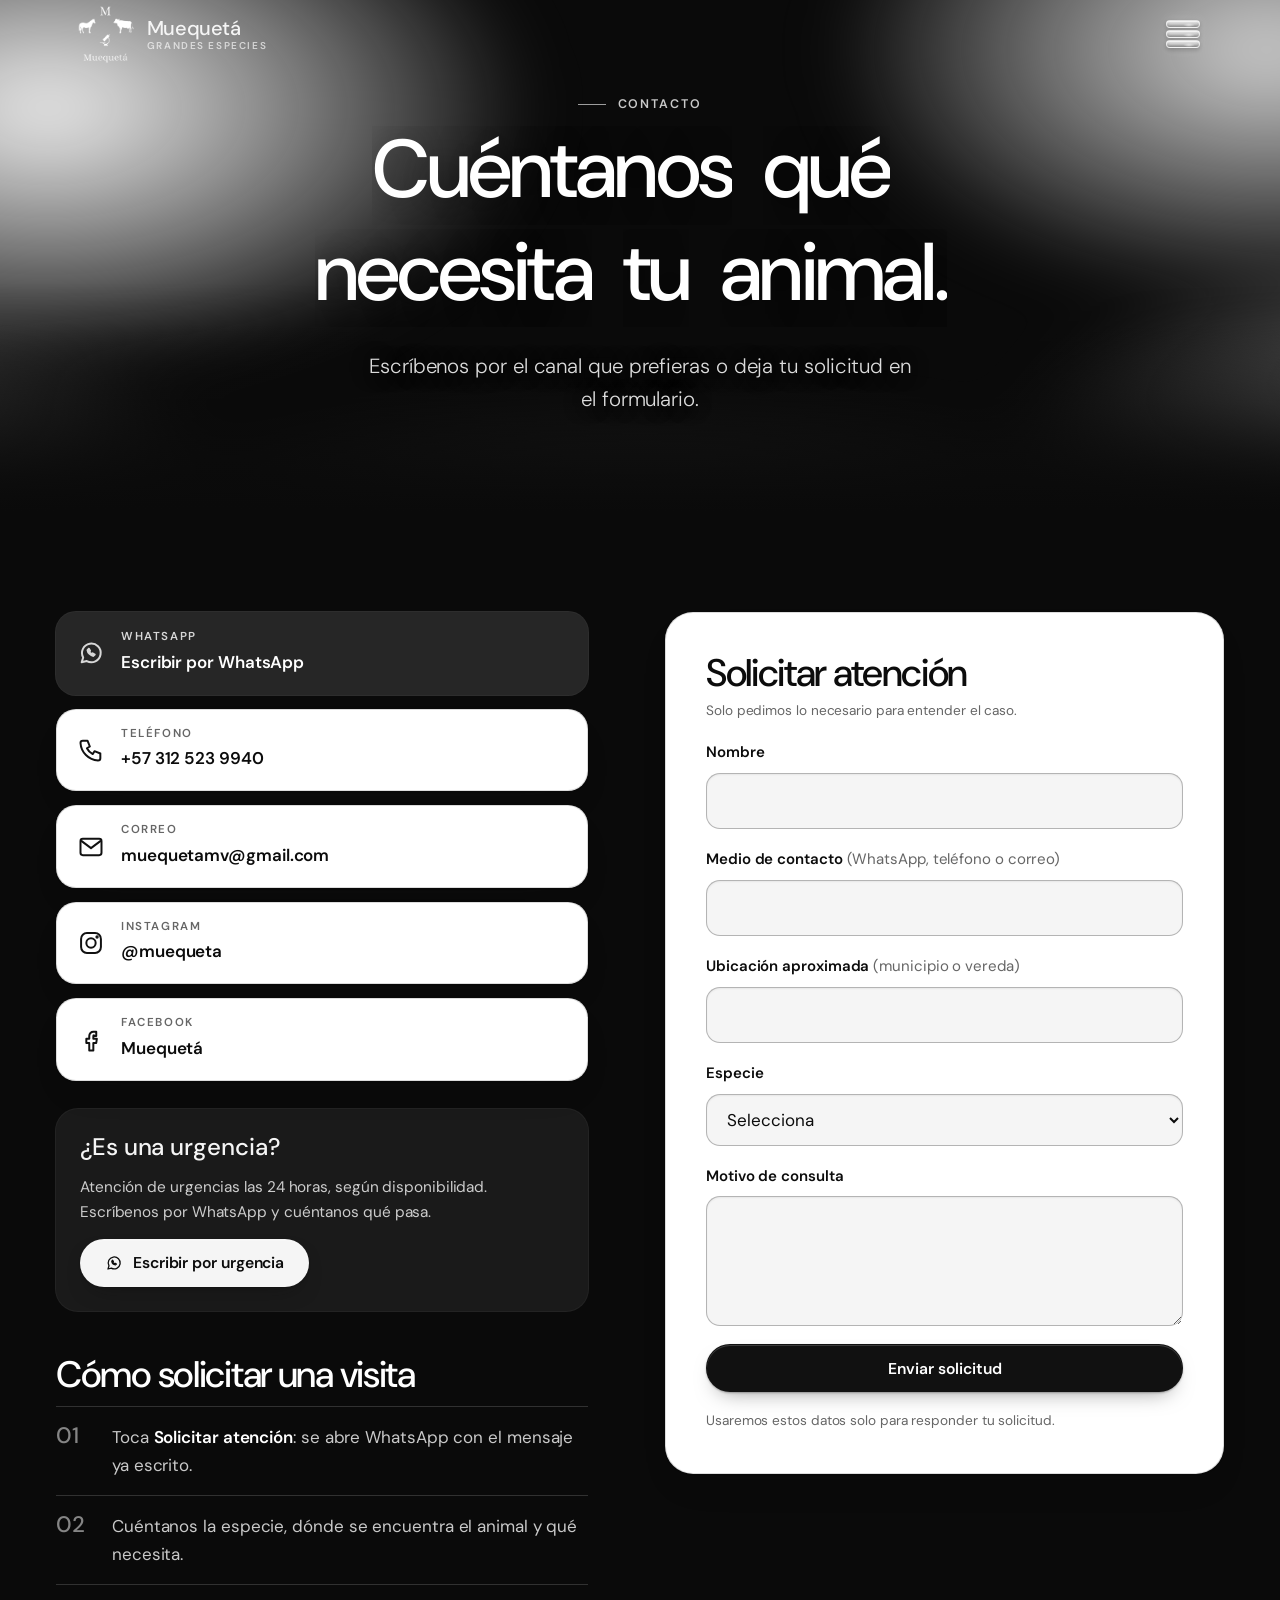
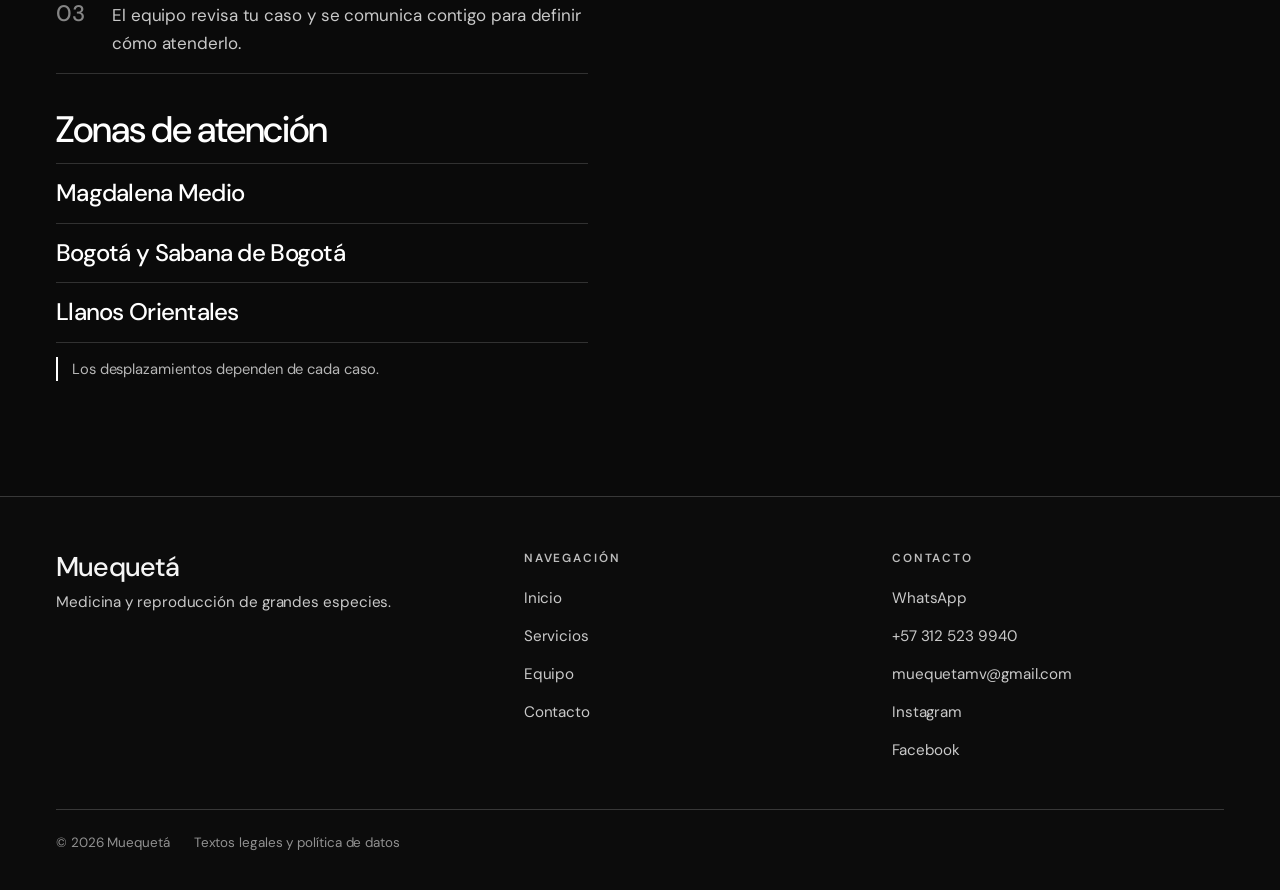
<file: contacto.html>
<!doctype html>
<html lang="es-CO">
<head>
<meta charset="utf-8">
<meta name="viewport" content="width=device-width,initial-scale=1">
<title>Contacto · Muequetá</title>
<meta name="description" content="Solicita atención veterinaria para grandes especies. Cuéntanos qué necesita tu animal.">
<meta name="robots" content="noindex,nofollow"><!-- quitar al publicar -->
<meta property="og:type" content="website">
<meta property="og:site_name" content="Muequetá">
<meta property="og:locale" content="es_CO">
<meta property="og:title" content="Contacto · Muequetá">
<meta property="og:description" content="Solicita atención veterinaria para grandes especies. Cuéntanos qué necesita tu animal.">
<meta property="og:url" content="https://muequeta.vercel.app/contacto.html">
<meta property="og:image" content="https://muequeta.vercel.app/og.jpg">
<meta property="og:image:width" content="1200">
<meta property="og:image:height" content="630">
<meta property="og:image:alt" content="Caballo y logotipo de Muequetá, medicina y reproducción de grandes especies">
<meta name="twitter:card" content="summary_large_image">
<meta name="twitter:title" content="Contacto · Muequetá">
<meta name="twitter:description" content="Solicita atención veterinaria para grandes especies. Cuéntanos qué necesita tu animal.">
<meta name="twitter:image" content="https://muequeta.vercel.app/og.jpg">
<link rel="icon" type="image/png" href="[data-uri]">
<meta name="theme-color" content="#F5F5F5">
<link rel="preconnect" href="https://fonts.googleapis.com">
<link rel="preconnect" href="https://fonts.gstatic.com" crossorigin>
<link href="https://fonts.googleapis.com/css2?family=DM+Sans:opsz,wght@9..40,300;9..40,400;9..40,500;9..40,600&family=Instrument+Serif:ital@1&display=swap" rel="stylesheet">
<style>:root{--ivory:#F5F5F5;--ivory-2:#E8E8E8;--paper:#FFFFFF;--carbon:#0C0C0C;--carbon-2:#1A1A1A;--carbon-3:#2B2B2B;--tierra:#111111;--tierra-d:#000000;--tierra-l:#BDBDBD;--verde:#262626;--verde-l:#9A9A9A;--ink:#0C0C0C;--ink-2:#444444;--ink-3:#666666;--line:rgba(12,12,12,.14);--line-d:rgba(255,255,255,.18);--amber:#F4E2B0;--amber-ink:#5B4300;--font-display:"DM Sans","Helvetica Neue",Arial,sans-serif;--font-accent:"Instrument Serif","Iowan Old Style",Georgia,serif;--font-body:"DM Sans","Helvetica Neue",Arial,sans-serif;--wrap:1200px;--gut:clamp(20px,5vw,56px);--header-h:68px;--ease:cubic-bezier(.22,.7,.2,1);--sh-card:0 1px 0 rgba(255,255,255,.8) inset,0 1px 2px rgba(12,12,12,.06),0 18px 40px -22px rgba(12,12,12,.28);--sh-btn:0 1px 0 rgba(255,255,255,.18) inset,0 1px 2px rgba(12,12,12,.3),0 10px 22px -12px rgba(12,12,12,.5)}*,*::before,*::after{box-sizing:border-box}html{-webkit-text-size-adjust:100%;scroll-behavior:smooth;scroll-padding-top:calc(var(--header-h) + 12px)}body{margin:0;background:var(--ivory);color:var(--ink);font:400 1.0625rem/1.65 var(--font-body);overflow-x:clip;-webkit-font-smoothing:antialiased;text-rendering:optimizeLegibility}img{display:block;max-width:100%;height:auto}a{color:inherit}h1,h2,h3,h4{font-family:var(--font-display);font-weight:400;letter-spacing:-.015em;line-height:1.06;margin:0;text-wrap:balance}h1{font-size:clamp(2.6rem,6.4vw,5.4rem);letter-spacing:-.025em}h2{font-size:clamp(2.05rem,4.4vw,3.5rem)}h3{font-size:clamp(1.45rem,2.4vw,1.9rem);line-height:1.15}p{margin:0;text-wrap:pretty}ul,ol{margin:0;padding:0;list-style:none}.wrap{width:100%;max-width:calc(var(--wrap) + var(--gut)*2);margin-inline:auto;padding-inline:var(--gut)}.sr-only{position:absolute;width:1px;height:1px;overflow:hidden;clip:rect(0 0 0 0);white-space:nowrap}.skip{position:absolute;left:12px;top:-60px;z-index:200;background:var(--carbon);color:var(--ivory);padding:12px 18px;border-radius:10px;text-decoration:none}.skip:focus{top:12px}:focus-visible{outline:3px solid var(--tierra);outline-offset:3px;border-radius:6px}.on-dark :focus-visible,.dark :focus-visible{outline-color:var(--tierra-l)}section{position:relative}.sec{padding-block:clamp(72px,11vw,150px)}.eyebrow{display:inline-flex;align-items:center;gap:12px;font:600 .78rem/1 var(--font-body);letter-spacing:.16em;text-transform:uppercase;color:var(--tierra)}.eyebrow::before{content:"";width:28px;height:1px;background:currentColor}.dark .eyebrow,.on-dark .eyebrow{color:var(--tierra-l)}.lede{font-size:clamp(1.1rem,1.6vw,1.3rem);line-height:1.6;color:var(--ink-2);max-width:60ch}.dark .lede{color:rgba(255,255,255,.78)}.sec-head{display:grid;gap:18px;margin-bottom:clamp(36px,6vw,72px)}.sec-head h2{max-width:20ch}.btn{--bg:var(--carbon);--fg:var(--ivory);display:inline-flex;align-items:center;justify-content:center;gap:10px;min-height:48px;padding:0 24px;border-radius:999px;border:1px solid transparent;background:var(--bg);color:var(--fg);font:600 .98rem/1 var(--font-body);text-decoration:none;cursor:pointer;box-shadow:var(--sh-btn);transition:transform .25s var(--ease),box-shadow .25s var(--ease),background .25s}.btn:hover{transform:translateY(-1px);box-shadow:0 1px 0 rgba(255,255,255,.2) inset,0 2px 4px rgba(12,12,12,.3),0 16px 28px -14px rgba(12,12,12,.55)}.btn:active{transform:translateY(0)}.btn svg{width:18px;height:18px;flex:none}.btn-accent{--bg:var(--tierra);--fg:#fff}.btn-accent:hover{background:var(--tierra-d)}.btn-ghost{--bg:transparent;--fg:var(--ink);border-color:rgba(12,12,12,.28);box-shadow:none}.btn-ghost:hover{background:rgba(12,12,12,.05);box-shadow:none}.btn-light{--bg:var(--ivory);--fg:var(--carbon)}.btn-ghost-light{--bg:transparent;--fg:var(--ivory);border-color:rgba(255,255,255,.4);box-shadow:none}.btn-ghost-light:hover{background:rgba(255,255,255,.1);box-shadow:none}.btn-sm{min-height:44px;padding:0 20px;font-size:.92rem}.btn-row{display:flex;flex-wrap:wrap;gap:12px}.link-arrow{display:inline-flex;align-items:center;gap:8px;font-weight:600;text-decoration:none;color:var(--tierra-d);min-height:44px}.link-arrow::after{content:"→";transition:transform .25s var(--ease)}.link-arrow:hover::after{transform:translateX(4px)}.link-arrow:hover{text-decoration:underline;text-underline-offset:4px}.site-header{position:fixed;inset:0 0 auto 0;z-index:100;height:var(--header-h);transition:background .35s,box-shadow .35s,color .35s;color:var(--ink)}.site-header .bar{height:100%;display:flex;align-items:center;gap:18px}.site-header.is-solid{background:rgba(255,255,255,.88);-webkit-backdrop-filter:saturate(1.4) blur(14px);backdrop-filter:saturate(1.4) blur(14px);box-shadow:0 1px 0 var(--line)}body[data-hero="dark"] .site-header:not(.is-solid){color:var(--ivory)}.brand{display:flex;align-items:center;gap:12px;text-decoration:none;margin-right:auto;min-height:44px}.brand img{width:46px;height:46px;filter:brightness(0) opacity(.9);transition:filter .3s}body[data-hero="dark"] .site-header:not(.is-solid) .brand img{filter:none}.brand-text{font:500 1.35rem/1 var(--font-display);letter-spacing:-.01em;display:grid;gap:3px}.brand-text small{font:600 .62rem/1 var(--font-body);letter-spacing:.16em;text-transform:uppercase;opacity:.72}.nav{display:flex;gap:4px}.nav a{display:inline-flex;align-items:center;min-height:44px;padding:0 14px;border-radius:999px;text-decoration:none;font-weight:500;font-size:.95rem;position:relative}.nav a::after{content:"";position:absolute;left:14px;right:14px;bottom:8px;height:1px;background:currentColor;transform:scaleX(0);transform-origin:left;transition:transform .3s var(--ease)}.nav a:hover::after,.nav a[aria-current="page"]::after{transform:scaleX(1)}.menu-btn{display:none;width:48px;height:48px;border:0;background:transparent;color:inherit;border-radius:50%;cursor:pointer;position:relative}.menu-btn i,.menu-btn i::before{position:absolute;left:14px;right:14px;height:2px;background:currentColor;border-radius:2px;transition:transform .3s var(--ease)}.menu-btn i{top:23px}.menu-btn i::before{content:"";left:0;right:0;top:-6px;box-shadow:0 12px 0 currentColor}.menu-btn[aria-expanded="true"] i{transform:rotate(45deg)}.menu-btn[aria-expanded="true"] i::before{transform:translateY(6px) rotate(90deg);box-shadow:none}@media (max-width:860px){.menu-btn{display:block;margin-right:-8px}.nav{position:fixed;inset:var(--header-h) 0 auto 0;flex-direction:column;gap:0;background:var(--ivory);padding:12px var(--gut) 28px;box-shadow:0 24px 40px -20px rgba(12,12,12,.4);transform:translateY(-8px);opacity:0;visibility:hidden;transition:opacity .25s,transform .3s var(--ease),visibility .25s;color:var(--ink)}.nav.open{opacity:1;transform:none;visibility:visible}.nav a{min-height:56px;font:400 1.6rem/1 var(--font-display);border-bottom:1px solid var(--line);border-radius:0;padding:0}.nav a::after{display:none}.site-header .btn-sm{padding:0 16px;font-size:.86rem}.brand-text small{display:none}}@media (max-width:420px){.brand-text{display:none}}.hero{position:relative;height:100svh;min-height:560px;background:#111;color:#fff;overflow:hidden}.hero-wrap{position:relative;z-index:1}@media (prefers-reduced-motion:no-preference){.js .hero-wrap{margin-bottom:-20svh}}.js .hero{position:sticky;top:0}.hero-dim{position:absolute;inset:0;z-index:1;background:#000;opacity:var(--dim,0);pointer-events:none}@media (prefers-reduced-motion:no-preference){.js .hero-wrap{height:122svh}}.hero-img{position:absolute;inset:0;width:100%;height:100%;object-fit:cover;object-position:28% 40%;transform:scale(calc(1 + var(--hp,0)*.08))}.hero::after{content:"";position:absolute;inset:0;background:radial-gradient(75% 65% at 50% 50%,rgba(8,8,8,.68),rgba(8,8,8,.5)),linear-gradient(0deg,rgba(8,8,8,.7),rgba(8,8,8,0) 40%);pointer-events:none}.hero-copy{position:relative;z-index:2;height:100%;display:grid;place-content:center;justify-items:center;text-align:center;gap:22px;padding:calc(var(--header-h) + 24px) var(--gut) 72px;opacity:calc(1 - var(--hp,0)*1.3);transform:translateY(calc(var(--hp,0)*-40px))}.hero-kicker{font:600 .8rem/1.4 var(--font-body);letter-spacing:.2em;text-transform:uppercase;color:rgba(255,255,255,.8)}.hero h1{font-size:clamp(2.6rem,7.2vw,6.2rem);line-height:1.02;letter-spacing:-.03em;text-shadow:0 2px 30px rgba(0,0,0,.35)}.hero h1 em{font-style:italic;color:#d8d8d8}.hero-lede{font-size:clamp(1.05rem,1.6vw,1.3rem);color:rgba(255,255,255,.88);max-width:46ch;margin-top:6px}.hero-meta{display:flex;flex-wrap:wrap;justify-content:center;gap:8px 26px;font-size:.84rem;letter-spacing:.08em;color:rgba(255,255,255,.7);padding-top:18px;border-top:1px solid var(--line-d);margin-top:10px}.hero .photo-flag{left:auto!important;right:16px;top:auto!important;bottom:16px!important}.rise{display:block;overflow:hidden;padding-bottom:.14em;margin-bottom:-.14em}.rise>span{display:block}@media (prefers-reduced-motion:no-preference){.js .rise>span{transform:translateY(118%);opacity:0;transition:transform 1.15s var(--ease),opacity 1s var(--ease);transition-delay:calc(var(--k,0)*.15s + .3s)}.js.ready .rise>span{transform:none;opacity:1}.js .rise-fade{opacity:0;transform:translateY(20px);transition:opacity 1s var(--ease),transform 1.1s var(--ease);transition-delay:calc(var(--k,0)*.15s + .3s)}.js.ready .rise-fade{opacity:1;transform:none}}main>section:not(.hero){position:relative;z-index:2}.enfoque{background:#000;color:#fff;padding-block:clamp(28px,4vw,48px) clamp(70px,9vw,120px)}.enf-head{display:grid;gap:20px;margin-bottom:clamp(40px,7vw,90px);max-width:880px}.enf-head h2{font-size:clamp(2.2rem,5vw,4.2rem);max-width:18ch}.stack{position:relative}.scard{--top:calc(var(--header-h) + 22px + var(--i)*26px);position:sticky;top:var(--top);transform-origin:50% 0;min-height:min(60svh,480px);margin-bottom:20svh;border-radius:30px;padding:clamp(26px,4vw,52px);display:grid;grid-template-rows:auto auto 1fr;gap:22px;align-content:start;border:1px solid rgba(255,255,255,.1);box-shadow:0 -12px 40px -18px rgba(0,0,0,.8);will-change:transform;overflow:hidden}.scard:nth-child(1){background:#1a1a1a}.scard:nth-child(2){background:#262626}.scard:nth-child(3){background:#333;margin-bottom:14svh}.scard::after{content:"";position:absolute;inset:0;background:#000;opacity:var(--dim,0);pointer-events:none;border-radius:inherit}.scard h3{font-size:clamp(2.6rem,7vw,5.6rem);line-height:.98;letter-spacing:-.03em}.scard h3 span{display:block;color:rgba(255,255,255,.5)}.tags{display:flex;flex-wrap:wrap;gap:8px}.tags li{font-size:.84rem;padding:7px 15px;border-radius:999px;border:1px solid rgba(255,255,255,.22);color:rgba(255,255,255,.85)}.scard p{display:flex;gap:14px;align-items:flex-start;max-width:58ch;color:rgba(255,255,255,.78);align-self:end}.scard p::before{content:"✳";flex:none;color:#fff;line-height:1.5}@media (prefers-reduced-motion:reduce){.scard{position:static;margin-bottom:16px;min-height:0}.scard::after{display:none}}.species{background:#000;color:#fff;border-radius:36px 36px 0 0;margin-top:-36px;z-index:3!important}.species-pin{position:relative;height:540svh}.sp-stage{position:sticky;top:0;height:100svh;overflow:hidden}.sp-title{position:absolute;z-index:3;left:var(--gut);top:calc(var(--header-h) + 22px);font:600 .78rem/1.3 var(--font-body);letter-spacing:.18em;text-transform:uppercase;color:rgba(255,255,255,.65);max-width:calc(100% - var(--gut)*2)}.sp-copy{position:absolute;z-index:3;left:var(--gut);top:50%;transform:translateY(-50%);width:min(46vw,620px);height:60svh}.sp-slide{position:absolute;left:0;right:0;top:50%;display:grid;gap:18px;transform:translateY(-38%);opacity:0;pointer-events:none;transition:opacity .6s var(--ease),transform .9s var(--ease)}.sp-slide.is-active{opacity:1;transform:translateY(-50%);pointer-events:auto}.sp-slide.is-past{transform:translateY(-62%)}.sp-label{font:500 1rem/1.4 var(--font-body);color:rgba(255,255,255,.55)}.sp-slide h3{font-size:clamp(2.1rem,4.4vw,4.1rem);line-height:1.04;letter-spacing:-.025em;max-width:15ch}.sp-slide[data-i="0"] h3{font-size:clamp(2.4rem,5.2vw,4.8rem)}.sp-slide p{color:rgba(255,255,255,.72);max-width:40ch}.orb{position:absolute;z-index:1;right:calc(min(92svh,62vw)*-.22);top:50%;width:min(92svh,62vw);aspect-ratio:1;transform:translateY(-50%);border-radius:50%;overflow:hidden;background:#111;box-shadow:inset 0 0 0 1px rgba(255,255,255,.18),0 0 140px rgba(255,255,255,.07)}.orb-ring{position:absolute;inset:0;z-index:4;border-radius:50%;pointer-events:none;box-shadow:inset 0 0 60px rgba(255,255,255,.14),inset 0 0 0 6px rgba(255,255,255,.07);background:radial-gradient(circle at 28% 20%,rgba(255,255,255,.2),transparent 40%)}.orb-layer{position:absolute;inset:0;opacity:0;transform:scale(1.16) rotate(-7deg);filter:blur(14px);transition:opacity .8s var(--ease),transform 1.2s var(--ease),filter .9s var(--ease)}.orb-layer.is-active{opacity:1;transform:none;filter:none}.orb-layer.is-past{transform:scale(.9) rotate(5deg)}.orb-layer>img:not(.sil){width:100%;height:100%;object-fit:cover}.plate{display:grid;place-items:center;background:radial-gradient(100% 100% at 30% 20%,#2e2e2e,#0d0d0d);padding:0 22% 0 12%;text-align:center}.plate .rings{position:absolute;inset:0;width:100%;height:100%;opacity:.5}.plate-inner{position:relative;display:grid;gap:18px;justify-items:center;max-width:34ch}.plate img.sil{width:min(70%,360px);filter:drop-shadow(0 20px 30px rgba(0,0,0,.4))}.need{display:grid;gap:8px;border:1px dashed rgba(255,255,255,.4);border-radius:16px;padding:14px 18px;font-size:.86rem;line-height:1.5;color:rgba(255,255,255,.85);text-align:left}.need b{display:block;font:600 .68rem/1 var(--font-body);letter-spacing:.16em;text-transform:uppercase;color:#bdbdbd;margin-bottom:2px}.bars{position:absolute;z-index:4;left:var(--gut);right:var(--gut);bottom:34px;display:flex;gap:clamp(10px,2vw,24px)}.bar{flex:1;height:30px;padding:0;border:0;background:transparent;cursor:pointer;position:relative}.bar i{position:absolute;left:0;right:0;top:14px;height:2px;background:rgba(255,255,255,.22);overflow:hidden}.bar i::after{content:"";position:absolute;inset:0;background:#fff;transform:scaleX(var(--f,0));transform-origin:left}.species-fallback,.species-steps{display:none}html:not(.js) .sp-stage,html:not(.js) .species-pin{display:none}html:not(.js) .species-fallback{display:block;padding-block:80px}@media (max-width:859px){.species{border-radius:28px 28px 0 0}.sp-copy{left:0;right:0;top:auto;bottom:70px;transform:none;width:auto;height:36svh;padding-inline:var(--gut)}.sp-slide{left:var(--gut);right:var(--gut)}.sp-slide h3,.sp-slide[data-i="0"] h3{font-size:clamp(1.7rem,7.4vw,2.4rem);max-width:none}.sp-slide p{font-size:.96rem}.orb{right:50%;top:calc(var(--header-h) + 56px);transform:translateX(50%);width:min(78vw,40svh)}.plate{padding:0 10%}.plate .need{display:none}.sp-title{font-size:.7rem}}@media (prefers-reduced-motion:reduce){.species-pin{display:none}.species-fallback{display:block;padding-block:80px}}.species-steps{gap:22px}.species-fallback .species-steps{display:grid}html:not(.js) .species-fallback .species-steps{display:grid}.step{background:#161616;border-radius:24px;overflow:hidden;border:1px solid rgba(255,255,255,.12);color:#fff}.step-fig{display:block;position:relative;aspect-ratio:4/3;background:#000;overflow:hidden;margin:0}.step[data-i="0"] .step-fig{aspect-ratio:4/5}.step-fig img:not(.sil){width:100%;height:100%;object-fit:cover}.step-fig .plate{position:absolute;inset:0;padding:20px}.step-fig .plate img.sil{width:min(50%,220px)}.step-copy{display:grid;gap:12px;padding:22px 22px 28px}.step .num{font:600 .8rem/1 var(--font-body);letter-spacing:.16em;color:#bdbdbd}.step p{color:rgba(255,255,255,.75)}.step .lede{color:#fff}.species-fallback .species-steps{display:grid}.wave{background:#000}.wave-stage{position:relative;overflow:hidden;background:#000}.wave-dark{position:relative;background:#000;color:#fff;padding-block:clamp(90px,14vw,170px)}.wave-msg{position:relative;z-index:3;display:grid;gap:22px;justify-items:center;text-align:center;max-width:820px;margin-inline:auto;padding-inline:var(--gut)}.wave-msg h2{font-size:clamp(2.2rem,5.4vw,4.4rem);max-width:16ch}.wave-msg p{color:rgba(255,255,255,.78);max-width:46ch}.wave-halo,.wave-light{display:none}@media (prefers-reduced-motion:no-preference){.js .wave{height:210vh}.js .wave-stage{position:sticky;top:0;height:100svh;display:grid;place-items:center}.js .wave-dark{position:absolute;inset:0;padding:0;display:grid;place-items:center}.js .wl{will-change:transform,opacity}.js .wave-halo{display:block;position:absolute;inset:0;z-index:4;pointer-events:none;--r:0px;--rx:0px;background:radial-gradient(ellipse var(--rx) var(--r) at 50% 100%,#f5f5f5 0,#f5f5f5 66%,rgba(236,236,236,.82) 76%,rgba(170,170,170,.5) 86%,rgba(70,70,70,.22) 94%,rgba(0,0,0,0) 100%)}.js .wave-light{display:block;position:absolute;inset:0;z-index:5;background:#f5f5f5;opacity:0;pointer-events:none}}@media (prefers-reduced-motion:no-preference) and (max-width:700px){.js .wave{height:190vh}}.cross{display:none}.servicios-home{background:var(--ivory)}.cards{display:grid;grid-template-columns:repeat(2,minmax(0,1fr));gap:clamp(16px,2.4vw,28px)}.card{position:relative;display:grid;align-content:start;gap:16px;background:var(--paper);border:1px solid var(--line);border-radius:26px;padding:clamp(24px,3vw,38px);box-shadow:var(--sh-card);transition:transform .4s var(--ease),box-shadow .4s}.card:hover{transform:translateY(-3px)}.card::before,.card::after{content:"";position:absolute;width:14px;height:14px;border:1px solid var(--tierra);opacity:.55}.card::before{top:14px;right:14px;border-width:1px 1px 0 0}.card::after{bottom:14px;left:14px;border-width:0 0 1px 1px}.card .glyph{width:64px;height:64px;color:var(--tierra)}.card h3{font-size:clamp(1.6rem,2.6vw,2.1rem)}.card .benefit{color:var(--ink-2)}.chips{display:flex;flex-wrap:wrap;gap:8px}.chips li{font-size:.84rem;padding:7px 13px;border-radius:999px;background:var(--ivory-2);color:var(--ink-2);border:1px solid var(--line)}@media (max-width:760px){.cards{grid-template-columns:1fr}}.equipo-home{background:var(--ivory-2)}.team{display:grid;grid-template-columns:repeat(2,minmax(0,1fr));gap:clamp(18px,3vw,36px)}.person{background:var(--paper);border-radius:28px;overflow:hidden;box-shadow:var(--sh-card);border:1px solid var(--line);display:grid;grid-template-rows:auto 1fr}.person figure{margin:0;position:relative;aspect-ratio:4/3.4;background:var(--ivory-2);overflow:hidden}.person figure img{width:100%;height:100%;object-fit:cover}.person-body{padding:clamp(22px,3vw,34px);display:grid;gap:12px;align-content:start}.person h3{font-size:clamp(1.7rem,2.8vw,2.2rem)}.person .role{font:600 .8rem/1.4 var(--font-body);letter-spacing:.1em;text-transform:uppercase;color:var(--tierra-d)}.person p{color:var(--ink-2);font-size:1rem}.exp{display:grid;gap:0;margin-top:6px;border-top:1px solid var(--line)}.exp li{padding:11px 0 11px 22px;border-bottom:1px solid var(--line);position:relative;font-size:.96rem;color:var(--ink-2)}.exp li::before{content:"";position:absolute;left:2px;top:1.15em;width:7px;height:7px;border:1px solid var(--tierra);transform:rotate(45deg)}@media (max-width:760px){.team{grid-template-columns:1fr}}.zonas{background:var(--ivory)}.zonas-grid{display:grid;grid-template-columns:1fr 1.1fr;gap:clamp(30px,6vw,90px);align-items:center}.zone-list{display:grid;gap:0;border-top:1px solid var(--line);margin:28px 0}.zone-list li{display:flex;justify-content:space-between;gap:16px;padding:16px 0;border-bottom:1px solid var(--line);font:400 1.5rem/1.1 var(--font-display)}.zone-list li span{font:600 .78rem/1.6 var(--font-body);letter-spacing:.1em;text-transform:uppercase;color:var(--ink-3)}.zone-fig{background:var(--paper);border:1px solid var(--line);border-radius:28px;box-shadow:var(--sh-card);padding:clamp(12px,2vw,24px)}.zone-fig svg{width:100%;height:auto}.note{font-size:.92rem;color:var(--ink-3);border-left:2px solid var(--tierra);padding-left:14px}@media (max-width:860px){.zonas-grid{grid-template-columns:1fr}}.cierre{background:var(--carbon);color:var(--ivory);overflow:hidden}.cierre .grid{display:grid;grid-template-columns:1.3fr 1fr;gap:clamp(30px,6vw,90px);align-items:center}.cierre h2{max-width:14ch}.cierre-logo{width:min(300px,70%);justify-self:center;opacity:.95}.cierre p{color:rgba(255,255,255,.78);max-width:46ch;margin-block:20px 30px}@media (max-width:860px){.cierre .grid{grid-template-columns:1fr}.cierre-logo{justify-self:start;width:170px;order:-1}}.site-footer{background:var(--carbon);color:rgba(255,255,255,.78);border-top:1px solid var(--line-d);padding-block:56px 36px;font-size:.95rem}.foot{display:grid;grid-template-columns:1.3fr 1fr 1fr;gap:36px}.foot h4{font:600 .74rem/1 var(--font-body);letter-spacing:.16em;text-transform:uppercase;color:var(--tierra-l);margin-bottom:16px}.foot ul{display:grid;gap:2px}.foot a{display:inline-flex;min-height:36px;align-items:center;text-decoration:none}.foot a:hover{color:#fff;text-decoration:underline;text-underline-offset:4px}.foot .brand-line{font:400 1.7rem/1 var(--font-display);color:var(--ivory);margin-bottom:10px}.legal{margin-top:40px;padding-top:22px;border-top:1px solid var(--line-d);display:flex;flex-wrap:wrap;gap:8px 24px;font-size:.84rem;color:rgba(255,255,255,.55)}@media (max-width:760px){.foot{grid-template-columns:1fr}}.page-hero{padding:calc(var(--header-h) + clamp(56px,9vw,120px)) 0 clamp(40px,6vw,80px);background:var(--ivory)}.page-hero h1{font-size:clamp(2.5rem,6vw,4.9rem);max-width:15ch;margin-top:20px}.page-hero .lede{margin-top:24px}.svc{padding-block:clamp(56px,8vw,110px);border-top:1px solid var(--line)}.svc:nth-of-type(even){background:var(--ivory-2)}.svc-grid{display:grid;grid-template-columns:minmax(0,.9fr) minmax(0,1.1fr);gap:clamp(30px,6vw,90px);align-items:start}.svc-head{display:grid;gap:18px;position:sticky;top:calc(var(--header-h) + 28px)}.svc-head .glyph{width:56px;height:56px;color:var(--tierra)}.svc-head h2{font-size:clamp(2rem,3.8vw,3.1rem)}.svc-photo{margin:6px 0 0;border-radius:22px;overflow:hidden;box-shadow:var(--sh-card);aspect-ratio:4/3;background:var(--carbon)}.svc-photo img{width:100%;height:100%;object-fit:cover}.svc-photo.tall{aspect-ratio:4/5}.svc-list{display:grid;border-top:1px solid var(--line)}.svc-list li{display:grid;grid-template-columns:22px 1fr;gap:14px;padding:16px 0;border-bottom:1px solid var(--line)}.svc-list li::before{content:"";width:8px;height:8px;margin-top:.55em;border:1px solid var(--tierra);transform:rotate(45deg)}.svc-list b{font-weight:600;display:block}.svc-list span{color:var(--ink-2);font-size:.97rem}.svc-note{margin-top:22px;padding:18px 20px;border-radius:16px;background:var(--paper);border:1px solid var(--line);font-size:.96rem;color:var(--ink-2)}.svc .btn-row{margin-top:26px}.urgent{margin-top:26px;display:grid;gap:14px;padding:24px;border-radius:22px;background:var(--carbon);color:var(--ivory);box-shadow:0 30px 50px -30px rgba(12,12,12,.6)}.urgent strong{font:400 1.5rem/1.15 var(--font-display)}.urgent p{color:rgba(255,255,255,.78);font-size:.96rem}.index-nav{position:sticky;top:var(--header-h);z-index:50;background:rgba(255,255,255,.92);-webkit-backdrop-filter:blur(12px);backdrop-filter:blur(12px);border-bottom:1px solid var(--line)}.index-nav ul{display:flex;gap:6px;overflow-x:auto;padding-block:8px;scrollbar-width:none}.index-nav a{display:inline-flex;align-items:center;min-height:44px;padding:0 16px;border-radius:999px;text-decoration:none;font-weight:500;font-size:.93rem;white-space:nowrap;border:1px solid transparent}.index-nav a:hover{border-color:var(--line);background:var(--paper)}.index-nav a.on{background:var(--carbon);color:var(--ivory)}@media (max-width:860px){.svc-grid{grid-template-columns:1fr}.svc-head{position:static}}.profile{display:grid;grid-template-columns:minmax(0,.9fr) minmax(0,1.1fr);gap:clamp(28px,6vw,90px);align-items:center;padding-block:clamp(40px,6vw,80px)}.profile:nth-of-type(even) figure{order:2}.profile figure{margin:0;border-radius:28px;overflow:hidden;box-shadow:var(--sh-card);aspect-ratio:4/4.2;background:var(--ivory-2)}.profile figure img{width:100%;height:100%;object-fit:cover}.profile .person-body{padding:0}.values{display:grid;grid-template-columns:repeat(3,minmax(0,1fr));gap:clamp(16px,2.4vw,28px)}.value{padding:28px;border-radius:24px;background:var(--paper);border:1px solid var(--line);box-shadow:var(--sh-card);display:grid;gap:12px}.value svg{width:44px;height:44px;color:var(--tierra)}.value p{color:var(--ink-2);font-size:1rem}@media (max-width:860px){.profile,.values{grid-template-columns:1fr}.profile:nth-of-type(even) figure{order:0}}.contact-grid{display:grid;grid-template-columns:minmax(0,1fr) minmax(0,1.05fr);gap:clamp(30px,6vw,90px);align-items:start;padding-bottom:clamp(60px,9vw,120px)}.channels{display:grid;gap:14px}.ch{display:flex;align-items:center;gap:16px;padding:18px 20px;border-radius:20px;background:var(--paper);border:1px solid var(--line);box-shadow:var(--sh-card);text-decoration:none;min-height:72px}.ch svg{width:28px;height:28px;color:var(--tierra);flex:none}.ch>span:not(.pend){flex:1 1 150px;min-width:0}.ch{flex-wrap:wrap}.ch .pend{margin-left:auto}.ch small{display:block;font:600 .72rem/1 var(--font-body);letter-spacing:.14em;text-transform:uppercase;color:var(--ink-3);margin-bottom:5px}.ch strong{font-weight:600;overflow-wrap:anywhere}.ch.wa{background:var(--verde);color:#fff;border-color:transparent}.ch.wa svg,.ch.wa small{color:rgba(255,255,255,.82)}.steps{counter-reset:s;display:grid;gap:0;border-top:1px solid var(--line);margin-top:8px}.steps li{counter-increment:s;display:grid;grid-template-columns:44px 1fr;gap:12px;padding:16px 0;border-bottom:1px solid var(--line);color:var(--ink-2)}.steps li::before{content:counter(s,decimal-leading-zero);font:italic 400 1.4rem/1.2 var(--font-display);color:var(--tierra)}.form{display:grid;gap:18px;background:var(--paper);border:1px solid var(--line);border-radius:28px;padding:clamp(22px,3.4vw,40px);box-shadow:var(--sh-card)}.field{display:grid;gap:8px}.field label{font-weight:600;font-size:.94rem}.field .hint{font-weight:400;color:var(--ink-3)}.field input,.field select,.field textarea{width:100%;font:inherit;color:var(--ink);background:var(--ivory);border:1px solid rgba(12,12,12,.28);border-radius:14px;padding:13px 16px;min-height:50px;box-shadow:0 1px 2px rgba(12,12,12,.06) inset}.field textarea{min-height:130px;resize:vertical}.field input:focus,.field select:focus,.field textarea:focus{outline:3px solid var(--tierra);outline-offset:1px;border-color:var(--tierra)}.form-status{font-size:.95rem;padding:14px 16px;border-radius:14px;background:var(--ivory-2);display:none}.form-status.show{display:block}.fine{font-size:.85rem;color:var(--ink-3)}@media (max-width:860px){.contact-grid{grid-template-columns:1fr}}.pend{display:none}html.revision .pend{display:inline-flex;align-items:center;gap:6px;vertical-align:middle;margin-left:8px;padding:3px 9px;border-radius:999px;background:var(--amber);color:var(--amber-ink);font:700 .64rem/1.3 var(--font-body);letter-spacing:.08em;text-transform:uppercase;border:1px solid #d9bb6a;white-space:nowrap}html.revision .pend::before{content:"!";font-weight:800}html:not(.revision) [data-confirmar]:not(.ok){display:none!important}html.revision [data-confirmar]:not(.ok){outline:1px dashed #cda43a;outline-offset:6px;border-radius:8px}.photo-flag{display:none}html.revision .photo-flag{display:block;position:absolute;z-index:6;left:12px;top:12px;max-width:calc(100% - 24px);padding:5px 10px;border-radius:8px;background:var(--amber);color:var(--amber-ink);font:700 .64rem/1.3 var(--font-body);letter-spacing:.06em;text-transform:uppercase}.rev-btn{position:fixed;z-index:150;left:14px;bottom:76px;display:inline-flex;align-items:center;gap:8px;min-height:44px;padding:0 16px;border-radius:999px;border:1px solid #d9bb6a;background:var(--amber);color:var(--amber-ink);font:700 .82rem/1 var(--font-body);cursor:pointer;box-shadow:0 10px 24px -10px rgba(0,0,0,.4)}.rev-panel{position:fixed;z-index:160;left:14px;bottom:130px;width:min(420px,calc(100vw - 28px));max-height:min(72svh,640px);overflow:auto;background:var(--paper);color:var(--ink);border:1px solid var(--line);border-radius:22px;box-shadow:0 30px 70px -20px rgba(0,0,0,.5);padding:20px;display:none}.rev-panel.open{display:block}.rev-panel h2{font-size:1.5rem;margin-bottom:6px}.rev-panel p{font-size:.88rem;color:var(--ink-3);margin-bottom:12px}.rev-panel ol{display:grid;gap:0;counter-reset:r;border-top:1px solid var(--line)}.rev-panel li{counter-increment:r;padding:10px 0 10px 30px;border-bottom:1px solid var(--line);position:relative;font-size:.9rem;line-height:1.45}.rev-panel li::before{content:counter(r);position:absolute;left:0;top:10px;width:22px;height:22px;border-radius:50%;background:var(--ivory-2);display:grid;place-items:center;font:700 .7rem/1 var(--font-body)}.rev-panel li b{display:block}.rev-panel li em{font-style:normal;color:var(--ink-3)}.rev-toggle{display:flex;align-items:center;gap:10px;margin-top:14px;font-size:.88rem;min-height:44px}.rev-toggle input{width:20px;height:20px}@media (prefers-reduced-motion:no-preference){.js .rv{opacity:0;transform:translateY(26px);transition:opacity .9s var(--ease),transform 1s var(--ease);transition-delay:var(--d,0s)}.js .rv.in{opacity:1;transform:none}}@media (prefers-reduced-motion:reduce){html{scroll-behavior:auto}*,*::before,*::after{transition-duration:.01ms!important;animation-duration:.01ms!important}.species-stage{display:none}.species-grid{grid-template-columns:1fr}.step,.step[data-i="0"]{min-height:0;display:block;background:var(--paper);border-radius:24px;overflow:hidden;box-shadow:var(--sh-card)}.species-steps{gap:22px}.step-fig{display:block;position:relative;aspect-ratio:4/3;background:var(--carbon);overflow:hidden}.step[data-i="0"] .step-fig{aspect-ratio:4/5}.step-fig .plate{position:absolute;inset:0;padding:20px}.step-fig .plate img.sil{width:min(50%,220px)}.step-copy{opacity:1;transform:none;padding:22px 22px 28px}}html:not(.revision) [data-ct]:not(.ok){display:none}a[data-ct]:not([href]){cursor:default}body[data-hero="dark"] .site-header:not(.is-solid) .btn-accent{--bg:#fff;--fg:#0c0c0c}.btn-accent:hover{background:#000}.orb .photo-flag{display:none!important}.plate-name{font:400 clamp(1.5rem,2.6vw,2.3rem)/1 var(--font-display)}.site-header .wrap{max-width:none;padding-inline:clamp(28px,6vw,88px)}.brand img{width:58px;height:58px}@media (max-width:860px){.site-header .wrap{padding-inline:24px}.brand img{width:52px;height:52px}}.menu-btn{display:block;width:60px;height:60px;margin-right:-10px;border:0;background:transparent;border-radius:16px;cursor:pointer;position:relative;color:inherit;--g1:#e6e6e6;--g2:#cfcfcf;--g3:#a6a6a6;--edge:rgba(255,255,255,.6);--glow:rgba(255,255,255,.18);--hi:rgba(255,255,255,.6)}.site-header.is-solid .menu-btn{--g1:#5a5a5a;--g2:#161616;--g3:#000;--edge:rgba(255,255,255,.35);--glow:rgba(0,0,0,.14);--hi:rgba(255,255,255,.55)}.menu-btn i{position:absolute;left:13px;right:13px;top:auto;height:8px;border-radius:999px;background:linear-gradient(180deg,var(--g1) 0,var(--g2) 55%,var(--g3) 100%);border:1px solid var(--edge);box-shadow:inset 0 1px 0 var(--hi),inset 0 -2px 3px rgba(0,0,0,.18),0 0 12px var(--glow),0 2px 5px rgba(0,0,0,.25);transition:transform .45s var(--ease),opacity .3s,top .45s var(--ease);overflow:hidden}.menu-btn i::before{content:"";position:absolute;right:4px;bottom:0;width:38%;height:60%;border-radius:50%;background:radial-gradient(closest-side,var(--hi),transparent);box-shadow:none;left:auto;top:auto;transform:none}.menu-btn i:nth-of-type(1){top:16px}.menu-btn i:nth-of-type(2){top:26px}.menu-btn i:nth-of-type(3){top:36px}.menu-btn[aria-expanded="true"] i:nth-of-type(1){top:26px;transform:rotate(45deg)}.menu-btn[aria-expanded="true"] i:nth-of-type(2){opacity:0}.menu-btn[aria-expanded="true"] i:nth-of-type(3){top:26px;transform:rotate(-45deg)}.menu-btn[aria-expanded="true"] i{transform-origin:center}.menu-btn:hover i{box-shadow:inset 0 1px 0 var(--hi),inset 0 -2px 3px rgba(0,0,0,.18),0 0 12px var(--glow),0 2px 5px rgba(0,0,0,.25)}.nav{position:fixed;top:calc(var(--header-h) + 6px);right:clamp(16px,4vw,56px);left:auto;bottom:auto;width:min(380px,calc(100vw - 32px));flex-direction:column;gap:0;background:var(--ivory);color:var(--ink);padding:8px 26px 14px;border-radius:24px;box-shadow:0 30px 60px -20px rgba(0,0,0,.5),0 0 0 1px var(--line);transform:translateY(-8px);opacity:0;visibility:hidden;transition:opacity .25s,transform .35s var(--ease),visibility .25s}.nav.open{opacity:1;transform:none;visibility:visible}.nav a{min-height:60px;font:400 1.7rem/1 var(--font-display);border-bottom:1px solid var(--line);border-radius:0;padding:0}.nav a:last-child{border-bottom:0}.nav a::after{display:none}.nav a[aria-current="page"]{font-style:italic}@media (prefers-reduced-motion:no-preference){.js .enf-head .rv{opacity:0;transform:translateX(-56px);transition:opacity .6s var(--ease),transform .7s var(--ease)}.js .enf-head .rv.in{opacity:1;transform:none}.js .enf-head h2.rv{transition-delay:.06s}.js .enf-head p.rv{transition-delay:.12s}}@media (prefers-reduced-motion:no-preference){.js .servicios-home{margin-top:-18svh;z-index:3}}.servicios-home{padding-top:clamp(32px,4vw,56px)}.enfoque{position:relative}.enfoque::before{content:"";position:absolute;left:0;right:0;bottom:calc(100% - 1px);height:55svh;pointer-events:none;background:linear-gradient(to bottom,rgba(0,0,0,0) 0,rgba(0,0,0,.06) 18%,rgba(0,0,0,.22) 38%,rgba(0,0,0,.5) 60%,rgba(0,0,0,.8) 80%,#000 100%)}.hero-img{top:-14%;height:116%;object-position:26% 36%}.hero-copy{place-content:end center;padding-bottom:clamp(44px,8svh,84px)}.hero h1{font-size:clamp(2.3rem,6vw,5.2rem)}@media (max-width:700px){.hero-img{object-position:18% 34%}.hero h1{font-size:clamp(2.1rem,9.4vw,2.7rem)}.hero-lede{font-size:.98rem}.hero-copy{gap:14px;padding-bottom:92px}.hero-meta{padding-top:12px;gap:4px 18px;font-size:.78rem}}.orb{box-shadow:inset 0 1px 0 rgba(255,255,255,.28),inset 0 -26px 46px rgba(0,0,0,.4),inset 0 0 0 1px rgba(255,255,255,.14),0 40px 80px -30px rgba(0,0,0,.9),0 0 90px rgba(255,255,255,.05)}.orb-ring{box-shadow:inset 0 0 50px rgba(255,255,255,.07),inset 0 0 0 8px rgba(255,255,255,.04),inset 0 2px 1px rgba(255,255,255,.22);background:radial-gradient(circle at 26% 16%,rgba(255,255,255,.13),transparent 38%),linear-gradient(160deg,rgba(255,255,255,.05),transparent 40%,rgba(0,0,0,.18))}.need,.step{background:linear-gradient(180deg,rgba(255,255,255,.07),rgba(255,255,255,.02));box-shadow:inset 0 1px 0 rgba(255,255,255,.16),inset 0 -1px 0 rgba(0,0,0,.35),0 14px 30px -18px rgba(0,0,0,.8);-webkit-backdrop-filter:blur(6px);backdrop-filter:blur(6px)}.step{border-color:rgba(255,255,255,.12)}.sp-slide{background:linear-gradient(180deg,rgba(255,255,255,.055),rgba(255,255,255,.015));border:1px solid rgba(255,255,255,.1);border-radius:24px;padding:clamp(18px,2.4vw,30px);box-shadow:inset 0 1px 0 rgba(255,255,255,.14),inset 0 -1px 0 rgba(0,0,0,.4),0 24px 50px -28px rgba(0,0,0,.9);-webkit-backdrop-filter:blur(8px);backdrop-filter:blur(8px)}main{background:#000}.servicios-home,.zonas,.equipo-home{position:relative}.sp-panel{position:absolute;z-index:2;left:var(--gut);right:var(--gut);top:calc(var(--header-h) + 54px);bottom:78px;overflow:hidden;border-radius:32px;background:linear-gradient(180deg,rgba(255,255,255,.07),rgba(255,255,255,.015));border:1px solid rgba(255,255,255,.11);box-shadow:inset 0 1px 0 rgba(255,255,255,.16),inset 0 -1px 0 rgba(0,0,0,.4),0 30px 70px -30px rgba(0,0,0,.9);-webkit-backdrop-filter:blur(8px);backdrop-filter:blur(8px)}.sp-slide{background:none;border:0;border-radius:0;padding:0;box-shadow:none;-webkit-backdrop-filter:none;backdrop-filter:none}.sp-panel .sp-copy{left:clamp(24px,4vw,60px);width:min(44%,560px);top:50%;bottom:auto;height:60%;padding:0}.sp-panel .sp-slide{left:0;right:0}.sp-panel .orb{width:min(88%,calc((100svh - var(--header-h) - 150px)*1.12));right:-12%;top:50%}@media (max-width:859px){.sp-panel{border-radius:26px}.sp-panel .orb{right:50%;top:22px;transform:translateX(50%);width:min(66vw,36svh)}.sp-panel .sp-copy{left:22px;right:22px;width:auto;top:auto;bottom:22px;height:38svh;transform:none}}@media (max-width:859px){.sp-panel{top:calc(var(--header-h) + 44px);bottom:66px}.sp-panel .orb{top:16px;width:min(54vw,27svh)}.sp-panel .sp-copy{left:20px;right:20px;bottom:18px;height:auto;top:auto;min-height:0;position:absolute;max-height:calc(100% - min(54vw,27svh) - 44px)}.sp-panel .sp-slide{top:auto;bottom:0;gap:10px;transform:translateY(24px)}.sp-panel .sp-slide.is-active{transform:none}.sp-panel .sp-slide.is-past{transform:translateY(-24px)}.sp-panel .sp-label{font-size:.85rem}.sp-panel .sp-slide h3,.sp-panel .sp-slide[data-i="0"] h3{font-size:clamp(1.45rem,6.6vw,1.9rem);line-height:1.08}.sp-panel .sp-slide p{font-size:.88rem;line-height:1.5}}@media (max-width:859px){.sp-panel{display:flex;flex-direction:column}.sp-panel .orb{position:relative;order:1;flex:none;align-self:center;margin:auto 0;right:auto;top:auto;left:auto;transform:none;width:min(62vw,32svh)}.sp-panel .sp-copy{position:relative;order:2;flex:none;height:34svh;max-height:none;left:auto;right:auto;bottom:auto;top:auto;width:auto;margin:0 20px 18px}}@media (max-width:859px){.sp-panel .sp-copy{display:grid;height:auto}.sp-panel .sp-slide{position:relative;grid-area:1/1;top:auto;bottom:auto;left:auto;right:auto;align-self:end}}@media (prefers-reduced-motion:no-preference){.js .servicios-home::before{content:"";position:absolute;left:0;right:0;bottom:calc(100% - 1px);height:50svh;pointer-events:none;background:linear-gradient(to bottom,rgba(245,245,245,0) 0,rgba(245,245,245,.06) 20%,rgba(245,245,245,.25) 42%,rgba(245,245,245,.6) 66%,rgba(245,245,245,.88) 86%,#f5f5f5 100%)}}h1,h2,h3,h4{font-weight:500;letter-spacing:-.035em;line-height:1.06}h1{font-size:clamp(2.4rem,6vw,5rem)}h2{font-size:clamp(1.9rem,4vw,3.2rem)}h3{font-size:clamp(1.35rem,2.2vw,1.75rem)}body{font-weight:400;letter-spacing:-.005em}.lede,.hero-lede{font-weight:300}h1 em,h2 em,h3 em{font-family:var(--font-accent);font-style:italic;font-weight:400;letter-spacing:-.01em}.hero h1{font-size:clamp(2.4rem,6.2vw,5.4rem)}.hero h1 em{color:#d8d8d8}.brand-text{font:500 1.25rem/1 var(--font-display);letter-spacing:-.02em}.nav a{font:500 1.35rem/1 var(--font-display);letter-spacing:-.02em}.nav a[aria-current="page"]{font-style:normal}.plate-idx,.steps li::before{font-style:normal;font-family:var(--font-display);font-weight:300}.plate-name,.foot .brand-line,.zone-list li{font-family:var(--font-display);font-weight:500;letter-spacing:-.03em}.sp-slide h3,.sp-slide[data-i="0"] h3{font-weight:500;letter-spacing:-.04em}.scard h3{font-weight:500;letter-spacing:-.04em}.scard h3 span{font-weight:400}.urgent strong{font-family:var(--font-display);font-weight:500}@media (max-width:700px){.hero h1{font-size:clamp(1.95rem,8.2vw,2.5rem)}}@media (max-width:859px){.sp-panel .sp-slide h3,.sp-panel .sp-slide[data-i="0"] h3{font-size:clamp(1.35rem,6vw,1.75rem)}}.scard{min-height:0;margin-bottom:14svh;padding:clamp(22px,3vw,34px);gap:16px;grid-template-rows:none;align-content:start;border-radius:32px;border:1px solid rgba(255,255,255,.1);box-shadow:inset 0 1px 0 rgba(255,255,255,.14),0 40px 70px -28px rgba(0,0,0,.95),0 0 70px rgba(255,255,255,.035)}.scard:nth-child(1){background:radial-gradient(110% 95% at 0% 0%,rgba(255,255,255,.34) 0,rgba(176,176,176,.16) 30%,rgba(0,0,0,0) 62%),radial-gradient(60% 55% at 100% 100%,rgba(130,130,130,.2),transparent 70%),#1a1a1a}.scard:nth-child(2){background:radial-gradient(110% 95% at 100% 0%,rgba(255,255,255,.3) 0,rgba(170,170,170,.15) 30%,rgba(0,0,0,0) 62%),radial-gradient(60% 55% at 0% 100%,rgba(130,130,130,.2),transparent 70%),#202020}.scard:nth-child(3){background:radial-gradient(110% 95% at 0% 100%,rgba(255,255,255,.3) 0,rgba(170,170,170,.15) 30%,rgba(0,0,0,0) 62%),radial-gradient(60% 55% at 100% 0%,rgba(130,130,130,.22),transparent 70%),#262626;margin-bottom:12svh}.scard h3{font-size:clamp(2rem,5.2vw,3.6rem)}.scard p{align-self:start;color:rgba(255,255,255,.78)}@media (min-width:860px){.stack{max-width:760px}}.orb{border-radius:0;background:none;box-shadow:none;overflow:visible;aspect-ratio:auto}.orb-ring{display:none}.orb-layer>img.cut{width:100%;height:100%;object-fit:contain;filter:drop-shadow(0 30px 40px rgba(0,0,0,.55))}.plate{background:none;padding:0 6%}.plate .rings{opacity:.22}.sp-panel{top:calc(var(--header-h) + 54px + (100svh - var(--header-h) - 132px)*.1);bottom:calc(78px + (100svh - var(--header-h) - 132px)*.1)}.sp-panel .orb{position:absolute;left:auto;right:2%;top:6%;bottom:6%;width:58%;height:auto;transform:none}.step-fig.cutfig{background:radial-gradient(90% 70% at 50% 60%,#1e1e1e,#0c0c0c);aspect-ratio:4/3}.step-fig.cutfig img{object-fit:contain;padding:10px}@media (max-width:859px){.sp-panel{top:calc(var(--header-h) + 44px + (100svh - var(--header-h) - 110px)*.1);bottom:calc(66px + (100svh - var(--header-h) - 110px)*.1)}.sp-panel .orb{position:relative;order:1;flex:1 1 0;min-height:0;width:auto;align-self:stretch;margin:10px 10px 0;right:auto;left:auto;top:auto;bottom:auto}}@media (max-width:859px){.sp-panel .orb{margin-bottom:12px}}@media (max-width:859px){.sp-panel .sp-copy{display:block;transition:height .5s var(--ease)}.sp-panel .sp-slide{position:absolute;left:0;right:0;bottom:0;top:auto;grid-area:auto}}.equipo-home.dark{background:#0a0a0a;color:#fff}.equipo-home .sec-head h2{color:#fff}.tc{--w:min(78vw,340px);position:relative;overflow:hidden;padding-block:8px 18px}.tc.tc-full{--w:min(82vw,380px)}.tc-track{position:relative;height:calc(var(--w)*1.3);margin-inline:auto}.tcard{position:absolute;left:50%;top:0;width:var(--w);height:100%;border-radius:28px;overflow:hidden;background:#161616;cursor:pointer;transform:translateX(calc(-50% + var(--rel,0)*var(--w)*.94)) scale(calc(1 - var(--abs,0)*.1));transition:transform .65s var(--ease),opacity .5s,box-shadow .5s;opacity:calc(1 - var(--abs,0)*.28);z-index:calc(10 - var(--abs,0));box-shadow:inset 0 0 0 1px rgba(255,255,255,.1),0 40px 70px -30px rgba(0,0,0,.95)}.tcard>img{position:absolute;inset:0;width:100%;height:100%;object-fit:cover;filter:grayscale(1) brightness(.62);transition:filter .6s var(--ease),transform 1.2s var(--ease)}.tcard.is-sel{cursor:default}.tcard.is-sel>img{filter:none;transform:scale(1.03)}.tcard .photo-flag{z-index:4}.tc-text{position:absolute;left:0;right:0;bottom:0;z-index:3;display:grid;gap:8px;padding:clamp(70px,16%,120px) clamp(18px,5%,26px) clamp(18px,5%,26px);background:linear-gradient(to top,rgba(0,0,0,.94) 0,rgba(0,0,0,.86) 40%,rgba(0,0,0,.5) 72%,rgba(0,0,0,0) 100%);opacity:0;transform:translateY(14px);transition:opacity .45s var(--ease),transform .6s var(--ease)}.tcard.is-sel .tc-text{opacity:1;transform:none;transition-delay:.15s}.tc-text h3{font-size:clamp(1.5rem,5.4vw,1.9rem);color:#fff;text-shadow:0 2px 14px rgba(0,0,0,.6)}.tc-role{font:600 .72rem/1.45 var(--font-body);letter-spacing:.1em;text-transform:uppercase;color:rgba(255,255,255,.82)}.tc-cargo{font-size:.86rem;color:rgba(255,255,255,.9)}.tc-text p:not(.tc-role){font-size:.9rem;line-height:1.5;color:rgba(255,255,255,.9);text-shadow:0 1px 10px rgba(0,0,0,.6)}.tc-list{display:grid;gap:5px;font-size:.84rem;line-height:1.4;color:rgba(255,255,255,.92)}.tc-list li{padding-left:16px;position:relative}.tc-list li::before{content:"";position:absolute;left:1px;top:.55em;width:6px;height:6px;border:1px solid rgba(255,255,255,.8);transform:rotate(45deg)}.tc-btn{position:absolute;top:calc(8px + var(--w)*.65 - 28px);z-index:20;width:56px;height:56px;border-radius:16px;border:0;background:#f5f5f5;color:#0c0c0c;display:grid;place-items:center;cursor:pointer;box-shadow:0 14px 30px -10px rgba(0,0,0,.8),inset 0 -2px 0 rgba(0,0,0,.08);transition:transform .25s var(--ease),opacity .3s}.tc-btn svg{width:24px;height:24px}.tc-btn:hover:not([aria-disabled="true"]){transform:scale(1.06)}.tc-btn[aria-disabled="true"]{opacity:.3;cursor:default}.tc-prev{left:clamp(10px,3vw,40px)}.tc-next{right:clamp(10px,3vw,40px)}@media (min-width:860px){.tc{--w:360px}.tc.tc-full{--w:400px}.tc-prev{left:calc(50% - 360px)}.tc-next{right:calc(50% - 360px)}}@media (prefers-reduced-motion:reduce){.tcard,.tcard>img,.tc-text{transition:none}}.tc-text{padding-top:clamp(120px,30%,170px);background:linear-gradient(to top,rgba(0,0,0,.96) 0,rgba(0,0,0,.92) 52%,rgba(0,0,0,.65) 78%,rgba(0,0,0,0) 100%)}.foot a[data-ct] span{display:inline}.foot a[data-ct].ok{display:inline-flex}body:not([data-hero]) main{background:var(--ivory)}.index-nav ul{gap:12px;padding-block:14px 16px;padding-inline:4px}.index-nav a{min-height:48px;padding:0 24px;border-radius:999px;color:#d9d9d9;font-weight:500;letter-spacing:-.005em;background:linear-gradient(180deg,#3b3b3b 0,#1d1d1d 52%,#101010 100%);border:3px solid #060606;box-shadow:inset 0 1px 0 rgba(255,255,255,.2),inset 0 -9px 16px rgba(0,0,0,.4),0 10px 24px -8px rgba(0,0,0,.5),0 0 28px rgba(0,0,0,.14);transition:color .3s,box-shadow .35s var(--ease),transform .3s var(--ease),background .3s}.index-nav a:hover{border-color:#060606;background:linear-gradient(180deg,#484848 0,#242424 52%,#141414 100%);color:#fff;transform:translateY(-1px)}.index-nav a.on{color:#fff;background:linear-gradient(180deg,#575757 0,#2a2a2a 50%,#171717 100%);box-shadow:inset 0 1px 0 rgba(255,255,255,.32),inset 0 0 18px rgba(255,255,255,.12),inset 0 -9px 16px rgba(0,0,0,.35),0 12px 28px -8px rgba(0,0,0,.6),0 0 34px rgba(0,0,0,.2)}.svc{position:relative;overflow-x:clip}.svc>.wrap{position:relative;z-index:1}.svc-num{position:absolute;right:clamp(-20px,2vw,40px);top:clamp(10px,4vw,50px);z-index:0;pointer-events:none;font:500 clamp(9rem,30vw,24rem)/.8 var(--font-display);letter-spacing:-.06em;color:transparent;-webkit-text-stroke:1.5px rgba(12,12,12,.09);user-select:none;will-change:transform}.svc-prog{display:none}@media (min-width:860px){.svc-head{position:sticky}.svc-prog{display:block;position:absolute;left:-22px;top:6px;bottom:6px;width:2px;background:rgba(12,12,12,.12);border-radius:2px;overflow:hidden}.svc-prog::after{content:"";position:absolute;inset:0;background:#0c0c0c;transform:scaleY(var(--sp,0));transform-origin:top}}.svc-list li{border-bottom:0;position:relative}.svc-list li::after{content:"";position:absolute;left:0;right:0;bottom:0;height:1px;background:var(--line);transform:scaleX(var(--ln,1));transform-origin:left}.svc-list{border-top:0}.glyph *{stroke-dasharray:1;stroke-dashoffset:var(--dr,0)}.wd{display:inline-block;overflow:hidden;vertical-align:top;padding-bottom:.14em;margin-bottom:-.14em}.wd>span{display:inline-block;will-change:transform}.page-hero .rise.inl{display:inline-block;margin-right:.22em}.page-hero h1 em{font-family:var(--font-accent)}@media (prefers-reduced-motion:reduce){.svc-num{display:none}}.index-nav .wrap{max-width:none;padding-inline:0}.index-nav ul{padding-inline:max(var(--gut),calc((100vw - var(--wrap))/2));scroll-padding-inline:var(--gut);overflow-y:visible}.index-nav a{position:relative;isolation:isolate;overflow:hidden}.index-nav a::before{content:"";position:absolute;inset:0;z-index:-1;border-radius:inherit;opacity:0;transition:opacity .45s var(--ease);background:linear-gradient(180deg,#ffffff 0,#f1f1f1 55%,#dcdcdc 100%);box-shadow:inset 0 1px 0 #fff,inset 0 -8px 14px rgba(0,0,0,.08)}.index-nav a.on{color:#0c0c0c;background:linear-gradient(180deg,#3b3b3b 0,#1d1d1d 52%,#101010 100%);box-shadow:0 12px 28px -8px rgba(0,0,0,.55),0 0 30px rgba(0,0,0,.16)}.index-nav a.on::before{opacity:1}.index-nav{background:transparent;border-bottom:0;-webkit-backdrop-filter:none;backdrop-filter:none;padding-block:10px}.index-nav::before{content:"";position:absolute;inset:0;pointer-events:none;background:rgba(245,245,245,.9);-webkit-backdrop-filter:blur(12px);backdrop-filter:blur(12px);-webkit-mask-image:linear-gradient(to bottom,transparent 0,#000 30%,#000 70%,transparent 100%);mask-image:linear-gradient(to bottom,transparent 0,#000 30%,#000 70%,transparent 100%)}.index-nav .wrap{position:relative;z-index:1}.index-nav::before{display:none}.index-nav{background:transparent;border:0}.svc{border-top:0}.page-hero{position:relative;overflow:hidden;min-height:min(60svh,520px);display:flex;align-items:flex-end;padding:calc(var(--header-h) + 36px) 0 clamp(34px,5vw,60px);background: radial-gradient(70% 95% at 108% 112%,rgba(30,30,30,.96) 0,rgba(66,66,66,.78) 30%,rgba(140,140,140,.38) 56%,transparent 76%),radial-gradient(42% 62% at 70% 4%,#fff 0,rgba(255,255,255,.92) 42%,transparent 78%),radial-gradient(58% 58% at -6% 108%,rgba(184,184,184,.8) 0,rgba(222,222,222,.5) 42%,transparent 74%),linear-gradient(118deg,#fafafa 0,#f0f0f0 46%,#d6d6d6 100%)}.page-hero>.wrap{width:100%}.page-hero h1{margin-top:16px;max-width:15ch}.page-hero .lede{margin-top:18px}@media (max-width:700px){.page-hero{min-height:min(52svh,440px);align-items:flex-start;background: radial-gradient(85% 50% at 112% 120%,rgba(34,34,34,.9) 0,rgba(80,80,80,.6) 36%,transparent 74%),radial-gradient(60% 40% at 80% 0%,#fff 0,transparent 78%),radial-gradient(70% 45% at -10% 112%,rgba(190,190,190,.7) 0,transparent 72%),linear-gradient(118deg,#fafafa 0,#efefef 55%,#d9d9d9 100%)}}.page-hero:has(+ .index-nav){padding-bottom:calc(clamp(34px,5vw,60px) + 84px);min-height:calc(min(60svh,520px) + 40px)}.page-hero + .index-nav{margin-top:-86px}@media (max-width:700px){.page-hero:has(+ .index-nav){min-height:calc(min(52svh,440px) + 40px)}}.page-hero{--next:#f5f5f5;background: radial-gradient(88% 125% at 110% 118%,rgba(10,10,10,1) 0,rgba(34,34,34,.97) 26%,rgba(92,92,92,.78) 50%,rgba(186,186,186,.34) 72%,transparent 90%),radial-gradient(46% 72% at 64% 0%,#fff 0,rgba(255,255,255,.96) 46%,transparent 82%),radial-gradient(58% 60% at -8% 110%,rgba(176,176,176,.85) 0,rgba(220,220,220,.5) 42%,transparent 74%),linear-gradient(118deg,#fcfcfc 0,#efefef 44%,#cfcfcf 100%)}.page-hero:has(+ .equipo-home){--next:#0a0a0a}.page-hero:has(+ .index-nav){--next:#e8e8e8}.page-hero::after{content:"";position:absolute;left:0;right:0;bottom:-1px;height:48%;pointer-events:none;z-index:0;background:linear-gradient(to bottom,color-mix(in srgb,var(--next) 0%,transparent) 0,color-mix(in srgb,var(--next) 22%,transparent) 28%,color-mix(in srgb,var(--next) 62%,transparent) 62%,var(--next) 100%)}.page-hero>.wrap{position:relative;z-index:1}.page-hero .lede{max-width:44ch}.equipo-home{margin-top:-1px}.page-hero + .index-nav{position:sticky;z-index:60}@media (max-width:700px){.page-hero{background: radial-gradient(120% 75% at 116% 122%,rgba(10,10,10,1) 0,rgba(38,38,38,.95) 30%,rgba(100,100,100,.65) 56%,transparent 84%),radial-gradient(70% 45% at 78% 0%,#fff 0,transparent 80%),radial-gradient(75% 50% at -12% 114%,rgba(184,184,184,.8) 0,transparent 74%),linear-gradient(118deg,#fcfcfc 0,#efefef 55%,#d2d2d2 100%)}}.page-hero{min-height:min(66svh,560px);padding-bottom:clamp(100px,13vw,150px)}.page-hero:has(+ .index-nav){padding-bottom:calc(clamp(100px,13vw,150px) + 78px);min-height:calc(min(66svh,560px) + 70px)}@media (max-width:700px){.page-hero{min-height:min(58svh,480px);padding-bottom:120px}.page-hero:has(+ .index-nav){padding-bottom:196px;min-height:calc(min(58svh,480px) + 70px)}}.page-hero::after{display:none}.page-hero{--next:#0a0a0a;min-height:min(50svh,440px);padding:calc(var(--header-h) + 34px) 0 clamp(120px,16vw,170px);align-items:flex-start;background: radial-gradient(60% 80% at 80% -12%,#fff 0,rgba(255,255,255,.9) 40%,transparent 78%),linear-gradient(to bottom,#fcfcfc 0,#f4f4f4 56%,#dadada 68%,#9a9a9a 79%,#454545 90%,#0a0a0a 100%)}.page-hero:has(+ .index-nav){padding-bottom:calc(clamp(120px,16vw,170px) + 70px);min-height:calc(min(50svh,440px) + 60px)}.page-hero + .index-nav{margin-top:calc(-1 * (clamp(120px,16vw,170px) - 14px) - 78px)}@media (max-width:700px){.page-hero{min-height:min(48svh,420px);padding-bottom:128px;background: radial-gradient(80% 50% at 85% -8%,#fff 0,transparent 78%),linear-gradient(to bottom,#fcfcfc 0,#f4f4f4 56%,#dadada 68%,#9a9a9a 79%,#454545 90%,#0a0a0a 100%)}.page-hero:has(+ .index-nav){padding-bottom:196px;min-height:calc(min(48svh,420px) + 60px)}}.equipo-home{margin-top:-1px}.svc:nth-of-type(even){background:#0a0a0a;color:#fff}.svc:nth-of-type(even) .lede,.svc:nth-of-type(even) .svc-list span{color:rgba(255,255,255,.72)}.svc:nth-of-type(even) .eyebrow,.svc:nth-of-type(even) .glyph{color:#fff}.svc:nth-of-type(even) .svc-list li::after{background:rgba(255,255,255,.16)}.svc:nth-of-type(even) .svc-list li::before{border-color:rgba(255,255,255,.7)}.svc:nth-of-type(even) .svc-num{-webkit-text-stroke-color:rgba(255,255,255,.12)}.svc:nth-of-type(even) .svc-prog{background:rgba(255,255,255,.18)}.svc:nth-of-type(even) .svc-prog::after{background:#fff}.svc:nth-of-type(even) .svc-photo{box-shadow:0 30px 60px -28px rgba(0,0,0,.9),0 0 0 1px rgba(255,255,255,.08)}.svc:nth-of-type(even) .btn:not(.btn-light):not(.btn-ghost-light){--bg:#f5f5f5;--fg:#0c0c0c}.svc:nth-of-type(even) .svc-note{background:rgba(255,255,255,.06);border-color:rgba(255,255,255,.12);color:rgba(255,255,255,.8)}.index-nav a{box-shadow:inset 0 1px 0 rgba(255,255,255,.2),inset 0 -9px 16px rgba(0,0,0,.4),0 0 0 1px rgba(255,255,255,.3),0 10px 24px -8px rgba(0,0,0,.5),0 0 26px rgba(255,255,255,.08)}.index-nav a.on{box-shadow:0 0 0 1px rgba(255,255,255,.45),0 12px 28px -8px rgba(0,0,0,.6),0 0 30px rgba(255,255,255,.16)}.contact-dark{background:#0a0a0a;color:#fff;padding-top:clamp(40px,6vw,80px)}.contact-dark .contact-grid{padding-bottom:clamp(60px,9vw,120px)}.contact-dark h2,.contact-dark .steps li b{color:#fff}.contact-dark .steps,.contact-dark .steps li{border-color:rgba(255,255,255,.16);color:rgba(255,255,255,.78)}.contact-dark .zone-list,.contact-dark .zone-list li{border-color:rgba(255,255,255,.16);color:#fff}.contact-dark .note{color:rgba(255,255,255,.7);border-left-color:#fff}.contact-dark .urgent{background:#1a1a1a;box-shadow:0 0 0 1px rgba(255,255,255,.1)}.contact-dark .ch.wa{background:#262626;color:#fff;box-shadow:0 0 0 1px rgba(255,255,255,.14)}body:not([data-hero]) main{background:#0a0a0a}.svc:nth-of-type(odd),.page-hero ~ section.sec:not(.dark){background-color:var(--ivory)}.contact-dark .ch:not(.wa),.contact-dark .form{color:#0c0c0c}.contact-dark .form h2{color:#0c0c0c}.contact-dark .form .fine,.contact-dark .form .hint{color:#666}.page-hero{background:#0a0a0a;color:#fff;min-height:min(60svh,520px);display:flex;align-items:center;justify-content:center;text-align:center;padding:calc(var(--header-h) + 30px) 0 clamp(80px,10vw,120px)}.page-hero::after{display:none}.page-hero::before{content:"";position:absolute;inset:-18%;z-index:0;pointer-events:none;filter:blur(38px);background: radial-gradient(34% 44% at 20% 30%,rgba(255,255,255,.62) 0,rgba(255,255,255,0) 72%),radial-gradient(30% 40% at 82% 22%,rgba(225,225,225,.55) 0,rgba(225,225,225,0) 72%),radial-gradient(46% 34% at 52% 92%,rgba(255,255,255,.5) 0,rgba(255,255,255,0) 72%),radial-gradient(26% 36% at 8% 80%,rgba(190,190,190,.5) 0,rgba(190,190,190,0) 72%),radial-gradient(30% 34% at 92% 74%,rgba(245,245,245,.48) 0,rgba(245,245,245,0) 72%);-webkit-mask-image:linear-gradient(to bottom,#000 0,#000 58%,transparent 88%);mask-image:linear-gradient(to bottom,#000 0,#000 58%,transparent 88%)}@media (prefers-reduced-motion:no-preference){.page-hero::before{animation:blobs 16s ease-in-out infinite alternate}@keyframes blobs{0%{transform:translate3d(-2%,-1%,0) scale(1) rotate(0deg)}50%{transform:translate3d(2%,2%,0) scale(1.08) rotate(4deg)}100%{transform:translate3d(-1%,3%,0) scale(1.03) rotate(-3deg)}}}.page-hero>.wrap{position:relative;z-index:1;display:grid;justify-items:center}.page-hero h1{max-width:16ch;margin-inline:auto;color:#fff;text-shadow:0 2px 36px rgba(0,0,0,.55);font-size:clamp(2.3rem,6.4vw,5.2rem)}.page-hero .eyebrow{color:rgba(255,255,255,.78)}.page-hero .eyebrow::before{background:rgba(255,255,255,.6)}.page-hero .lede{color:rgba(255,255,255,.86);max-width:46ch;margin-inline:auto;text-shadow:0 1px 18px rgba(0,0,0,.6)}.page-hero:has(+ .index-nav){padding-bottom:clamp(150px,18vw,200px);min-height:calc(min(60svh,520px) + 40px)}.page-hero + .index-nav{margin-top:calc(-1 * clamp(150px,18vw,200px) + 28px)}@media (max-width:700px){.page-hero{min-height:min(56svh,460px);padding-bottom:100px}.page-hero:has(+ .index-nav){padding-bottom:178px;min-height:calc(min(56svh,460px) + 30px)}.page-hero + .index-nav{margin-top:-150px}.page-hero::before{filter:blur(30px)}}.index-nav ul{justify-content:center}@media (max-width:860px){.index-nav ul{justify-content:flex-start}}.page-hero::before{filter:blur(34px);background: radial-gradient(38% 50% at 16% 28%,rgba(255,255,255,.95) 0,rgba(235,235,235,.55) 36%,rgba(255,255,255,0) 74%),radial-gradient(34% 46% at 86% 20%,rgba(235,235,235,.9) 0,rgba(210,210,210,.5) 38%,rgba(225,225,225,0) 74%),radial-gradient(52% 38% at 50% 98%,rgba(255,255,255,.9) 0,rgba(240,240,240,.45) 40%,rgba(255,255,255,0) 74%),radial-gradient(30% 40% at 4% 84%,rgba(205,205,205,.85) 0,rgba(190,190,190,0) 74%),radial-gradient(34% 40% at 96% 78%,rgba(250,250,250,.85) 0,rgba(245,245,245,0) 74%)}.page-hero::after{display:block;content:"";position:absolute;left:0;right:0;bottom:-1px;height:40%;z-index:0;pointer-events:none;background:linear-gradient(to bottom,rgba(10,10,10,0) 0,rgba(10,10,10,.35) 38%,rgba(10,10,10,.78) 72%,#0a0a0a 100%)}.page-hero::before{-webkit-mask-image:linear-gradient(to bottom,#000 0,#000 52%,transparent 84%);mask-image:linear-gradient(to bottom,#000 0,#000 52%,transparent 84%)}body[data-hero="dark"] main{background:#0a0a0a}@media (min-width:860px){.stack{margin-inline:auto}.enf-head{max-width:760px;margin-inline:auto}}.tc{padding-bottom:92px}.tc-btn,.tc-btn:hover{top:auto;bottom:14px;width:58px;height:58px;border-radius:50%;border:1px solid rgba(255,255,255,.35);background:linear-gradient(180deg,#c4c4c4 0,#9d9d9d 52%,#868686 100%);color:#2f2f2f;box-shadow:inset 0 1px 0 rgba(255,255,255,.65),inset 0 -7px 12px rgba(0,0,0,.2),inset 0 0 0 3px rgba(255,255,255,.06),0 12px 24px -10px rgba(0,0,0,.8)}.tc-btn::before{content:"";position:absolute;left:12%;right:12%;top:5%;height:42%;border-radius:50%;background:linear-gradient(180deg,rgba(255,255,255,.4),rgba(255,255,255,0));pointer-events:none}.tc-btn svg{position:relative;stroke-width:2.2}.tc-prev{left:calc(50% - 68px)}.tc-next{right:calc(50% - 68px)}.tc-btn[aria-disabled="true"]{opacity:.38}@media (min-width:860px){.tc-prev{left:calc(50% - 68px)}.tc-next{right:calc(50% - 68px)}}.zone-fig{padding:0;overflow:hidden}.zone-fig img{display:block;width:100%;height:auto}@media (prefers-reduced-motion:no-preference) and (max-width:700px){.js .hero-wrap{height:195svh}.js .wave{height:270vh}}@media (max-width:700px){.js .servicios-home::before{display:none}}main,.site-footer{overflow-x:clip}@supports not (overflow:clip){main,.site-footer{overflow-x:hidden}}html{touch-action:pan-y pinch-zoom;overscroll-behavior-x:none}body{overscroll-behavior-x:none}.index-nav ul{touch-action:pan-x pan-y}@media (prefers-reduced-motion:no-preference){.js .wave-halo{inset:auto;left:50%;bottom:0;width:810px;height:600px;border-radius:50%;--r:0;--rx:0;background:radial-gradient(closest-side,#f5f5f5 0,#f5f5f5 66%,rgba(236,236,236,.82) 76%,rgba(170,170,170,.5) 86%,rgba(70,70,70,.22) 94%,rgba(0,0,0,0) 100%);transform:translate3d(-50%,50%,0) scale(0);transform-origin:50% 50%;will-change:transform,opacity;backface-visibility:hidden}.js .servicios-home{will-change:transform}}.tc{touch-action:pan-y}.steps li{align-items:baseline}.contact-dark .steps li::before{color:rgba(255,255,255,.5);font-weight:500}.contact-dark .steps li b{color:#fff;font-weight:600}</style>
<script src="site-config.js"></script>
<script>
(function(){var d=document.documentElement,c=window.MUEQUETA||{},m=null;d.classList.add('js');setTimeout(function(){d.classList.add('ready')},2500);
if(m===null?c.revision:m==='1')d.classList.add('revision');})();
</script>
</head>
<body data-hero="dark">
<a class="skip" href="#contenido">Saltar al contenido</a>
<header class="site-header" data-header>
  <div class="wrap bar">
    <a class="brand" href="index.html" aria-label="Muequetá — inicio">
      <img src="[data-uri]" alt="" width="46" height="46">
      <span class="brand-text">Muequetá<small>Grandes especies</small></span>
    </a>
    <nav id="nav" class="nav" aria-label="Principal">
      <a href="index.html">Inicio</a><a href="servicios.html">Servicios</a><a href="equipo.html">Equipo</a><a href="contacto.html" aria-current="page">Contacto</a>
    </nav>
    <button class="menu-btn" type="button" aria-expanded="false" aria-controls="nav"><span class="sr-only">Abrir menú</span><i></i><i></i><i></i></button>
  </div>
</header>
<main id="contenido">
<section class="page-hero"><div class="wrap">
  <span class="eyebrow">Contacto</span>
  <h1>Cuéntanos qué necesita tu animal.</h1>
  <p class="lede">Escríbenos por el canal que prefieras o deja tu solicitud en el formulario.</p>
</div></section>
<section class="contact-dark dark"><div class="wrap contact-grid">
  <div>
    <div class="channels">
      <a class="ch wa" data-ct="wa"><svg viewBox="0 0 24 24" fill="none" stroke="currentColor" stroke-width="1.7" stroke-linecap="round" stroke-linejoin="round" aria-hidden="true"><path d="M4 20l1.3-4.2A8 8 0 1 1 8.4 18.9L4 20z"/><path d="M9 9.5c.3 2.3 2.7 4.7 5 5l1.2-1.2-1.8-1-.8.6c-.9-.3-1.7-1.1-2-2l.6-.8-1-1.8L9 9.5z"/></svg><span><small>WhatsApp</small><strong data-out>Escribir por WhatsApp</strong></span></a>
      <a class="ch" data-ct="tel"><svg viewBox="0 0 24 24" fill="none" stroke="currentColor" stroke-width="1.7" stroke-linecap="round" stroke-linejoin="round" aria-hidden="true"><path d="M5 4h4l2 5-2.5 1.5a11 11 0 0 0 5 5L15 13l5 2v4a2 2 0 0 1-2 2A16 16 0 0 1 3 6a2 2 0 0 1 2-2z"/></svg><span><small>Teléfono</small><strong data-out></strong></span></a>
      <a class="ch" data-ct="mail"><svg viewBox="0 0 24 24" fill="none" stroke="currentColor" stroke-width="1.7" stroke-linecap="round" stroke-linejoin="round" aria-hidden="true"><rect x="3" y="5" width="18" height="14" rx="2"/><path d="m4 7 8 6 8-6"/></svg><span><small>Correo</small><strong data-out></strong></span></a>
      <a class="ch" data-ct="ig"><svg viewBox="0 0 24 24" fill="none" stroke="currentColor" stroke-width="1.7" stroke-linecap="round" stroke-linejoin="round" aria-hidden="true"><rect x="3.5" y="3.5" width="17" height="17" rx="5"/><circle cx="12" cy="12" r="4"/><circle cx="17.2" cy="6.8" r=".6" fill="currentColor"/></svg><span><small>Instagram</small><strong data-out>@muequeta</strong></span></a>
      <a class="ch" data-ct="fb"><svg viewBox="0 0 24 24" fill="none" stroke="currentColor" stroke-width="1.7" stroke-linecap="round" stroke-linejoin="round" aria-hidden="true"><path d="M14 8.5h2.5V5H14a3.5 3.5 0 0 0-3.5 3.5V11H8v3.5h2.5V21H14v-6.5h2.5L17 11h-3V8.5a.5.5 0 0 1 .5-.5z"/></svg><span><small>Facebook</small><strong data-out>Muequetá</strong></span></a>
    </div>
    <div id="urgencias" style="margin-top:28px" class="urgent dark on-dark"><strong>¿Es una urgencia?</strong><p>Atención de urgencias las 24 horas, según disponibilidad. Escríbenos por WhatsApp y cuéntanos qué pasa.</p><div class="btn-row"><a class="btn btn-light" data-wa data-msg="Hola, tengo una urgencia veterinaria con un animal." href="#solicitar"><svg viewBox="0 0 24 24" fill="none" stroke="currentColor" stroke-width="1.7" stroke-linecap="round" stroke-linejoin="round" aria-hidden="true"><path d="M4 20l1.3-4.2A8 8 0 1 1 8.4 18.9L4 20z"/><path d="M9 9.5c.3 2.3 2.7 4.7 5 5l1.2-1.2-1.8-1-.8.6c-.9-.3-1.7-1.1-2-2l.6-.8-1-1.8L9 9.5z"/></svg>Escribir por urgencia</a></div></div>
    <h2 style="font-size:clamp(1.7rem,3vw,2.3rem);margin:44px 0 12px" data-confirmar="proceso">Cómo solicitar una visita</h2>
    <ol class="steps" data-confirmar="proceso"><li><span>Toca <b>Solicitar atención</b>: se abre WhatsApp con el mensaje ya escrito.</span></li><li><span>Cuéntanos la especie, dónde se encuentra el animal y qué necesita.</span></li><li><span>El equipo revisa tu caso y se comunica contigo para definir cómo atenderlo.</span></li></ol>
    <div data-confirmar="zonas" style="margin-top:36px"><h2 style="font-size:clamp(1.7rem,3vw,2.3rem);margin-bottom:12px">Zonas de atención</h2><ul class="zone-list" data-zonas style="margin:14px 0"></ul><p class="note">Los desplazamientos dependen de cada caso.</p></div>
  </div>
  <form class="form" id="solicitar">
    <div><h2 style="font-size:clamp(1.8rem,3vw,2.4rem)">Solicitar atención</h2><p class="fine" style="margin-top:6px">Solo pedimos lo necesario para entender el caso.</p></div>
    <div class="field"><label for="f-nombre">Nombre</label><input id="f-nombre" name="nombre" autocomplete="name" required></div>
    <div class="field"><label for="f-contacto">Medio de contacto <span class="hint">(WhatsApp, teléfono o correo)</span></label><input id="f-contacto" name="contacto" autocomplete="tel" required></div>
    <div class="field"><label for="f-ubic">Ubicación aproximada <span class="hint">(municipio o vereda)</span></label><input id="f-ubic" name="ubicacion" autocomplete="address-level2" required></div>
    <div class="field"><label for="f-esp">Especie</label><select id="f-esp" name="especie" required><option value="">Selecciona</option><option>Caballo</option><option>Bovino</option><option>Oveja</option><option>Cabra</option><option>Otra especie</option></select></div>
    <div class="field"><label for="f-motivo">Motivo de consulta</label><textarea id="f-motivo" name="motivo" required></textarea></div>
    <button class="btn btn-accent" type="submit">Enviar solicitud</button>
    <p class="form-status" role="status" aria-live="polite"></p>
    <p class="fine">Usaremos estos datos solo para responder tu solicitud. <span class="pend">Política de datos por confirmar</span></p>
  </form>
</div></section>
</main>
<footer class="site-footer dark">
  <div class="wrap">
    <div class="foot">
      <div>
        <div class="brand-line">Muequetá</div>
        <p>Medicina y reproducción de grandes especies.</p>
      </div>
      <div>
        <h4>Navegación</h4>
        <ul><li><a href="index.html">Inicio</a></li><li><a href="servicios.html">Servicios</a></li><li><a href="equipo.html">Equipo</a></li><li><a href="contacto.html">Contacto</a></li></ul>
      </div>
      <div>
        <h4>Contacto</h4>
        <ul>
          <li><a data-ct="wa" href="#"><span data-out>WhatsApp</span></a></li>
          <li><a data-ct="tel" href="#"><span data-out></span></a></li>
          <li><a data-ct="mail" href="#"><span data-out></span></a></li>
          <li><a data-ct="ig" href="#"><span data-out>Instagram</span></a></li>
          <li><a data-ct="fb" href="#"><span data-out>Facebook</span></a></li>
        </ul>
      </div>
    </div>
    <div class="legal">
      <span>© 2026 Muequetá</span>
      <span>Textos legales y política de datos <span class="pend">Por confirmar</span></span>
    </div>
  </div>
</footer>
<script>(function () {
'use strict';
var C = window.MUEQUETA || { confirmado: {} };
var root = document.documentElement;
var reduce = window.matchMedia('(prefers-reduced-motion: reduce)');
var $ = function (s, c) { return (c || document).querySelector(s); };
var $$ = function (s, c) { return Array.prototype.slice.call((c || document).querySelectorAll(s)); };
$$('[data-confirmar]').forEach(function (el) {
if (C.confirmado && C.confirmado[el.getAttribute('data-confirmar')]) el.classList.add('ok');
});
function waLink(msg) { return 'https://wa.me/' + C.whatsapp + '?text=' + encodeURIComponent(msg || C.mensajeWhatsapp || ''); }
$$('[data-wa]').forEach(function (a) {
if (C.whatsapp) { a.href = waLink(a.getAttribute('data-msg')); a.target = '_blank'; a.rel = 'noopener'; }
else { a.href = 'contacto.html#solicitar'; a.removeAttribute('target'); }
});
$$('[data-ct]').forEach(function (row) {
var k = row.getAttribute('data-ct'), v = { wa: C.whatsapp, mail: C.correo, tel: C.telefono, ig: C.instagram, fb: C.facebook }[k];
var out = $('[data-out]', row);
if (!v) { row.removeAttribute('href'); return; }
if (k === 'mail') { out.textContent = v; row.href = 'mailto:' + v; }
else if (k === 'tel') { out.textContent = v; row.href = 'tel:' + v.replace(/[^\d+]/g, ''); }
else if (k === 'wa') { row.href = waLink(); row.target = '_blank'; row.rel = 'noopener'; if (row.classList.contains('ch')) $('strong', row).textContent = 'Escribir por WhatsApp'; }
else { row.href = v; row.target = '_blank'; row.rel = 'noopener'; }
row.classList.add('ok');
});
$$('[data-cargo-manuel]').forEach(function (el) { el.textContent = C.cargoManuel || ''; });
$$('[data-zonas]').forEach(function (ul) {
ul.innerHTML = '';
(C.zonas || []).forEach(function (z) { var li = document.createElement('li'); li.textContent = z; ul.appendChild(li); });
});
var header = $('[data-header]');
var heroDark = document.body.getAttribute('data-hero') === 'dark';
function setHeader() { header.classList.toggle('is-solid', !heroDark || window.scrollY > 40); }
setHeader(); window.addEventListener('scroll', setHeader, { passive: true });
var btn = $('.menu-btn'), nav = $('#nav');
function closeNav() { btn.setAttribute('aria-expanded', 'false'); nav.classList.remove('open'); if (heroDark) setHeader(); }
btn.addEventListener('click', function () {
var open = btn.getAttribute('aria-expanded') !== 'true';
btn.setAttribute('aria-expanded', open); nav.classList.toggle('open', open);
if (open) header.classList.add('is-solid');
});
document.addEventListener('keydown', function (e) { if (e.key === 'Escape') { closeNav(); btn.focus(); } });
$$('a', nav).forEach(function (a) { a.addEventListener('click', closeNav); });
var rv = $$('.rv');
if ('IntersectionObserver' in window && !reduce.matches) {
var io = new IntersectionObserver(function (es) {
es.forEach(function (e) { if (e.isIntersecting) { e.target.classList.add('in'); io.unobserve(e.target); } });
}, { rootMargin: '0px 0px -8% 0px', threshold: .08 });
rv.forEach(function (el) { io.observe(el); });
} else { rv.forEach(function (el) { el.classList.add('in'); }); }
var clamp = function (v, a, b) { return Math.max(a, Math.min(b, v)); };
var ease = function (t) { return t < .5 ? 4 * t * t * t : 1 - Math.pow(-2 * t + 2, 3) / 2; };
var seg = function (p, a, b) { return clamp((p - a) / (b - a), 0, 1); };
var raf = function (fn) { var t = false; return function () { if (!t) { t = true; requestAnimationFrame(function () { t = false; fn(); }); } }; };
var probe = document.createElement('div');
probe.style.cssText = 'position:fixed;left:0;top:0;width:1px;height:100svh;visibility:hidden;pointer-events:none';
document.body.appendChild(probe);
var SVH = probe.offsetHeight || window.innerHeight, lastW = window.innerWidth;
window.addEventListener('resize', function () { if (window.innerWidth !== lastW) { lastW = window.innerWidth; SVH = probe.offsetHeight || window.innerHeight; } });
requestAnimationFrame(function () { requestAnimationFrame(function () { root.classList.add('ready'); }); });
var hero = $('.hero'), heroWrap = $('.hero-wrap');
if (hero && !reduce.matches) {
var hls = $$('.hl', hero);
var hp = raf(function () {
var rect = heroWrap.getBoundingClientRect(), p = clamp(-rect.top / (rect.height - window.innerHeight), 0, 1);
hero.style.setProperty('--hp', (p * .5).toFixed(3));
hero.style.setProperty('--dim', ease(seg(p, .08, .8)).toFixed(3));
hls.forEach(function (el, i) {
var t = ease(seg(p, .04 + i * .05, .4 + i * .05));
el.style.transform = 'translateY(' + (-t * 70) + 'px)'; el.style.opacity = (1 - t).toFixed(3);
});
});
window.addEventListener('scroll', hp, { passive: true }); window.addEventListener('resize', hp); hp();
}
var enf = $('.enfoque');
if (enf && !reduce.matches) {
var lastMB = null;
var pull = raf(function () {
var m = window.innerWidth <= 700, P = Math.round((m ? .3 : .52) * SVH);
if (P !== lastMB) { enf.style.marginBottom = (-P) + 'px'; lastMB = P; }
enf.style.top = (-Math.min(window.scrollY * (m ? 1.15 : 2.1), P)).toFixed(1) + 'px';
});
window.addEventListener('scroll', pull, { passive: true }); window.addEventListener('resize', pull); pull();
}
var sl = $$('[data-sl]');
if (sl.length && !reduce.matches) {
var slU = raf(function () {
var vh = window.innerHeight;
sl.forEach(function (el, i) {
var r = el.getBoundingClientRect();
var t = ease(clamp((vh * .96 - r.top - i * 18) / (vh * .38), 0, 1));
el.style.opacity = t.toFixed(3); el.style.translate = ((1 - t) * (el.getAttribute('data-sl') === 'r' ? 90 : -90)) + 'px 0';
});
});
window.addEventListener('scroll', slU, { passive: true }); window.addEventListener('resize', slU); slU();
}
var cards = $$('.scard');
if (cards.length && !reduce.matches) {
var upd = raf(function () {
var vh = window.innerHeight;
cards.forEach(function (c, i) {
var n = cards[i + 1]; if (!n) return;
var topI = parseFloat(getComputedStyle(n).top) || 0;
var t = clamp((vh - n.getBoundingClientRect().top) / (vh - topI), 0, 1);
c.style.transform = 'translateY(' + (-t * 14) + 'px) scale(' + (1 - t * .06) + ')';
c.style.setProperty('--dim', (t * .55).toFixed(3));
});
});
window.addEventListener('scroll', upd, { passive: true }); window.addEventListener('resize', upd); upd();
}
var sp = $('[data-species]');
if (sp && !reduce.matches) {
var pin = $('.species-pin', sp), slides = $$('.sp-slide', sp), layers = $$('.orb-layer', sp), bars = $$('.bar', sp);
var vis = function (el) { return el.getClientRects().length > 0; };
var items = [], cum = [], total = 1, W = [1, 1, 1, 1, 1];
function layout() {
items = slides.map(function (_, i) { return i; }).filter(function (i) { return vis(slides[i]); });
total = 0; cum = [];
items.forEach(function (i) { cum.push(total); total += W[i] || 1; });
pin.style.height = (total * 31 + 100) + 'svh';
draw();
}
var stageEls = [$('.sp-title', sp), $('.sp-copy', sp), $('.orb', sp), $('.bars', sp)];
function enter() {
var vh = window.innerHeight, e = ease(clamp((vh - pin.getBoundingClientRect().top) / (vh * .85), 0, 1));
stageEls[0].style.translate = ((1 - e) * -60) + 'px 0'; stageEls[0].style.opacity = e;
stageEls[1].style.translate = ((1 - e) * -90) + 'px 0'; stageEls[1].style.opacity = e;
stageEls[2].style.translate = ((1 - e) * 140) + 'px 0'; stageEls[2].style.opacity = e;
stageEls[3].style.opacity = e;
}
var copyEl = $('.sp-copy', sp), mq = window.matchMedia('(max-width:859px)');
function fitCopy(a) {
if (!a) return;
if (mq.matches) copyEl.style.height = a.offsetHeight + 'px'; else copyEl.style.height = '';
}
function draw() {
enter();
var rect = pin.getBoundingClientRect(), span = rect.height - window.innerHeight;
var p = clamp(-rect.top / span, 0, 1) * total, k = 0;
for (var q = 0; q < items.length; q++) if (p >= cum[q] - 1e-6) k = q;
var cur = items[k];
fitCopy(slides[cur]);
slides.forEach(function (s, i) { s.classList.toggle('is-active', i === cur); s.classList.toggle('is-past', i < cur); });
layers.forEach(function (l, i) { l.classList.toggle('is-active', i === cur); l.classList.toggle('is-past', i < cur); });
bars.forEach(function (b, i) {
var pos = items.indexOf(i), f = 0;
if (pos > -1) f = pos < k ? 1 : pos > k ? 0 : clamp((p - cum[pos]) / (W[i] || 1), 0, 1);
b.style.setProperty('--f', f.toFixed(3));
});
}
bars.forEach(function (b) {
b.addEventListener('click', function () {
var i = +b.getAttribute('data-i'), pos = items.indexOf(i); if (pos < 0) return;
var rect = pin.getBoundingClientRect(), span = rect.height - window.innerHeight;
window.scrollTo({ top: window.scrollY + rect.top + (cum[pos] / total) * span + 2, behavior: 'smooth' });
});
});
var drawR = raf(draw);
window.addEventListener('scroll', drawR, { passive: true });
window.addEventListener('resize', layout);
layout();
}
var wave = $('[data-wave]');
if (wave && !reduce.matches) {
var svc = $('.servicios-home');
var halo = $('.wave-halo', wave), solid = $('.wave-light', wave), wls = $$('.wl', wave);
var HB = 300, rMax = 0, lastSvcMB = null;
function size() { rMax = Math.hypot(window.innerWidth / 1.89, SVH / .7) * 1.35; drawW(); }
function drawW() {
var vh = SVH, rect = wave.getBoundingClientRect(), span = rect.height - vh;
var enter = clamp((vh - rect.top) / (vh * .9), 0, 1);
var p = clamp(-rect.top / span, 0, 1);
var e = ease(seg(p, .1, .78));
halo.style.transform = 'translate3d(-50%,50%,0) scale(' + (rMax * e / HB).toFixed(4) + ')';
halo.style.opacity = e > 0 ? 1 : 0;
if (svc) {
var mob = window.innerWidth <= 700, P = Math.round((mob ? 1.4 : 1.3) * vh), start = (mob ? .34 : .2) * span;
if (P !== lastSvcMB) { svc.style.marginBottom = (-P) + 'px'; lastSvcMB = P; }
svc.style.transform = 'translate3d(0,' + (-clamp((-rect.top - start) * (mob ? 3.2 : 2.7), 0, P)).toFixed(1) + 'px,0)';
}
solid.style.opacity = seg(p, .9, .98).toFixed(3);
wls.forEach(function (el, i) {
var inn = ease(seg(enter, i * .08, .55 + i * .08));
var out = ease(seg(p, .08 + i * .05, .42 + i * .05));
el.style.transform = 'translate3d(0,' + ((1 - inn) * 44 - out * 60).toFixed(1) + 'px,0)';
el.style.opacity = (inn * (1 - out)).toFixed(3);
});
}
var drawWR = raf(drawW);
window.addEventListener('scroll', drawWR, { passive: true });
window.addEventListener('resize', size);
size();
}
$$('[data-tc]').forEach(function (tc) {
var cards = $$('.tcard', tc), prev = $('.tc-prev', tc), next = $('.tc-next', tc), live = $('[data-tc-live]', tc), cur = 0, x0 = null;
function render() {
cards.forEach(function (c, i) {
var rel = i - cur;
c.style.setProperty('--rel', rel); c.style.setProperty('--abs', Math.abs(rel));
c.classList.toggle('is-sel', i === cur);
c.setAttribute('aria-hidden', i === cur ? 'false' : 'true');
});
prev.setAttribute('aria-disabled', cur === 0); next.setAttribute('aria-disabled', cur === cards.length - 1);
live.textContent = cards[cur].getAttribute('aria-label');
}
function go(n) { cur = clamp(n, 0, cards.length - 1); render(); }
prev.addEventListener('click', function () { go(cur - 1); });
next.addEventListener('click', function () { go(cur + 1); });
cards.forEach(function (c, i) { c.addEventListener('click', function () { if (i !== cur) go(i); }); });
tc.addEventListener('keydown', function (e) { if (e.key === 'ArrowLeft') go(cur - 1); if (e.key === 'ArrowRight') go(cur + 1); });
var y0 = 0;
tc.addEventListener('touchstart', function (e) { x0 = e.touches[0].clientX; y0 = e.touches[0].clientY; }, { passive: true });
tc.addEventListener('touchend', function (e) {
if (x0 === null) return;
var dx = e.changedTouches[0].clientX - x0, dy = e.changedTouches[0].clientY - y0;
if (Math.abs(dx) > 50 && Math.abs(dx) > Math.abs(dy) * 1.6) go(cur + (dx < 0 ? 1 : -1));
x0 = null;
}, { passive: true });
render();
});
var ph = $('.page-hero');
if (ph && !reduce.matches) {
var h1 = $('h1', ph), k = 0;
if (h1) {
var words = h1.textContent.trim().split(/\s+/); h1.innerHTML = '';
words.forEach(function (w) { var o = document.createElement('span'); o.className = 'rise inl'; o.style.setProperty('--k', k++); var i = document.createElement('span'); i.textContent = w; o.appendChild(i); h1.appendChild(o); h1.appendChild(document.createTextNode(' ')); });
}
$$('.eyebrow, .lede, .note', ph).forEach(function (el) { el.classList.add('rise-fade'); el.style.setProperty('--k', k + 1); });
var phw = $('.wrap', ph);
var phU = raf(function () { var p = clamp(window.scrollY / (ph.offsetHeight * .9), 0, 1); phw.style.opacity = (1 - p * 1.1).toFixed(3); phw.style.translate = '0 ' + (-p * 50) + 'px'; });
window.addEventListener('scroll', phU, { passive: true }); phU();
}
var svcs = $$('.svc');
if (svcs.length && !reduce.matches) {
var items = [];
svcs.forEach(function (s, i) {
var num = document.createElement('span'); num.className = 'svc-num'; num.setAttribute('aria-hidden', 'true'); num.textContent = '0' + (i + 1); s.appendChild(num);
var head = $('.svc-head', s), prog = document.createElement('i'); prog.className = 'svc-prog'; head.appendChild(prog);
var gl = $('.glyph', head); if (gl) $$('circle,path,rect,line,ellipse', gl).forEach(function (n) { n.setAttribute('pathLength', '1'); });
var h2 = $('h2', head);
if (h2) { var ws = h2.textContent.trim().split(/\s+/); h2.innerHTML = ''; ws.forEach(function (w, n) { var o = document.createElement('span'); o.className = 'wd'; var q = document.createElement('span'); q.textContent = w; o.appendChild(q); h2.appendChild(o); h2.appendChild(document.createTextNode(' ')); items.push({ t: 'word', el: q, ref: h2, i: n }); }); }
if (gl) items.push({ t: 'draw', el: gl, ref: gl, i: 0 });
$$('.lede', head).forEach(function (e) { items.push({ t: 'up', el: e, ref: e, i: 0 }); });
var ph2 = $('.svc-photo', head); if (ph2) items.push({ t: 'clip', el: ph2, ref: ph2, i: 0 });
$$('.svc-list li', s).forEach(function (li, n) { items.push({ t: 'item', el: li, ref: li, i: 0 }); });
$$('.svc-note, .btn-row, .urgent', s).forEach(function (e) { items.push({ t: 'up', el: e, ref: e, i: 0 }); });
items.push({ t: 'sec', el: s, ref: s, num: num, prog: prog });
});
var svU = raf(function () {
var vh = window.innerHeight;
items.forEach(function (it) {
var r = it.ref.getBoundingClientRect(), t;
if (it.t === 'word') { t = ease(clamp((vh * .94 - r.top - it.i * 26) / (vh * .3), 0, 1)); it.el.style.transform = 'translateY(' + ((1 - t) * 115) + '%)'; }
else if (it.t === 'draw') { t = ease(clamp((vh * .92 - r.top) / (vh * .35), 0, 1)); it.el.style.setProperty('--dr', (1 - t).toFixed(3)); }
else if (it.t === 'up') { t = ease(clamp((vh * .95 - r.top) / (vh * .3), 0, 1)); it.el.style.opacity = t.toFixed(3); it.el.style.translate = '0 ' + ((1 - t) * 36) + 'px'; }
else if (it.t === 'item') { t = ease(clamp((vh * .96 - r.top) / (vh * .28), 0, 1)); it.el.style.opacity = t.toFixed(3); it.el.style.translate = ((1 - t) * 60) + 'px 0'; it.el.style.setProperty('--ln', t.toFixed(3)); }
else if (it.t === 'clip') {
t = ease(clamp((vh * .98 - r.top) / (vh * .5), 0, 1));
it.el.style.clipPath = 'inset(' + ((1 - t) * 100) + '% 0 0 0 round 22px)';
var im = $('img', it.el); if (im) im.style.transform = 'scale(' + (1.28 - .28 * t) + ') translateY(' + ((r.top + r.height / 2 - vh / 2) * -.05) + 'px)';
}
else if (it.t === 'sec') {
var p = clamp((vh - r.top) / (vh + r.height), 0, 1);
it.num.style.transform = 'translateY(' + ((p - .5) * -160) + 'px)';
it.prog.style.setProperty('--sp', clamp((vh * .5 - r.top) / r.height, 0, 1).toFixed(3));
}
});
});
window.addEventListener('scroll', svU, { passive: true }); window.addEventListener('resize', svU); svU();
}
var idx = $('.index-nav');
if (idx && 'IntersectionObserver' in window) {
var links = $$('a', idx), map = {};
links.forEach(function (a) { map[a.getAttribute('href').slice(1)] = a; });
var xo = new IntersectionObserver(function (es) {
es.forEach(function (e) {
if (e.isIntersecting) { links.forEach(function (a) { a.classList.remove('on'); }); var a = map[e.target.id]; if (a) { a.classList.add('on'); var ul = a.closest('ul'); ul.scrollTo({ left: a.offsetLeft - (ul.clientWidth - a.offsetWidth) / 2, behavior: 'smooth' }); } }
});
}, { rootMargin: '-35% 0px -55% 0px' });
$$('.svc').forEach(function (s) { xo.observe(s); });
}
var form = $('#form-solicitud');
if (form) {
var st = $('.form-status', form);
form.addEventListener('submit', function (e) {
e.preventDefault();
var d = new FormData(form);
var txt = 'Hola, quisiera solicitar atención veterinaria.\n' +
'Nombre: ' + d.get('nombre') + '\nContacto: ' + d.get('contacto') + '\nUbicación aproximada: ' + d.get('ubicacion') +
'\nEspecie: ' + d.get('especie') + '\nMotivo: ' + d.get('motivo');
st.classList.add('show');
if (C.whatsapp) {
window.open('https://wa.me/' + C.whatsapp + '?text=' + encodeURIComponent(txt), '_blank', 'noopener');
st.textContent = 'Abrimos WhatsApp con tu solicitud lista para enviar.';
} else if (C.correo) {
window.location.href = 'mailto:' + C.correo + '?subject=' + encodeURIComponent('Solicitud de atención') + '&body=' + encodeURIComponent(txt);
st.textContent = 'Abrimos tu correo con la solicitud lista para enviar.';
} else {
st.textContent = 'Versión de revisión: el formulario aún no está conectado a un canal de contacto. Cuando el cliente confirme WhatsApp o correo (js/site-config.js), la solicitud se enviará por ahí.';
}
});
}
})();</script>
</body>
</html>
</file>
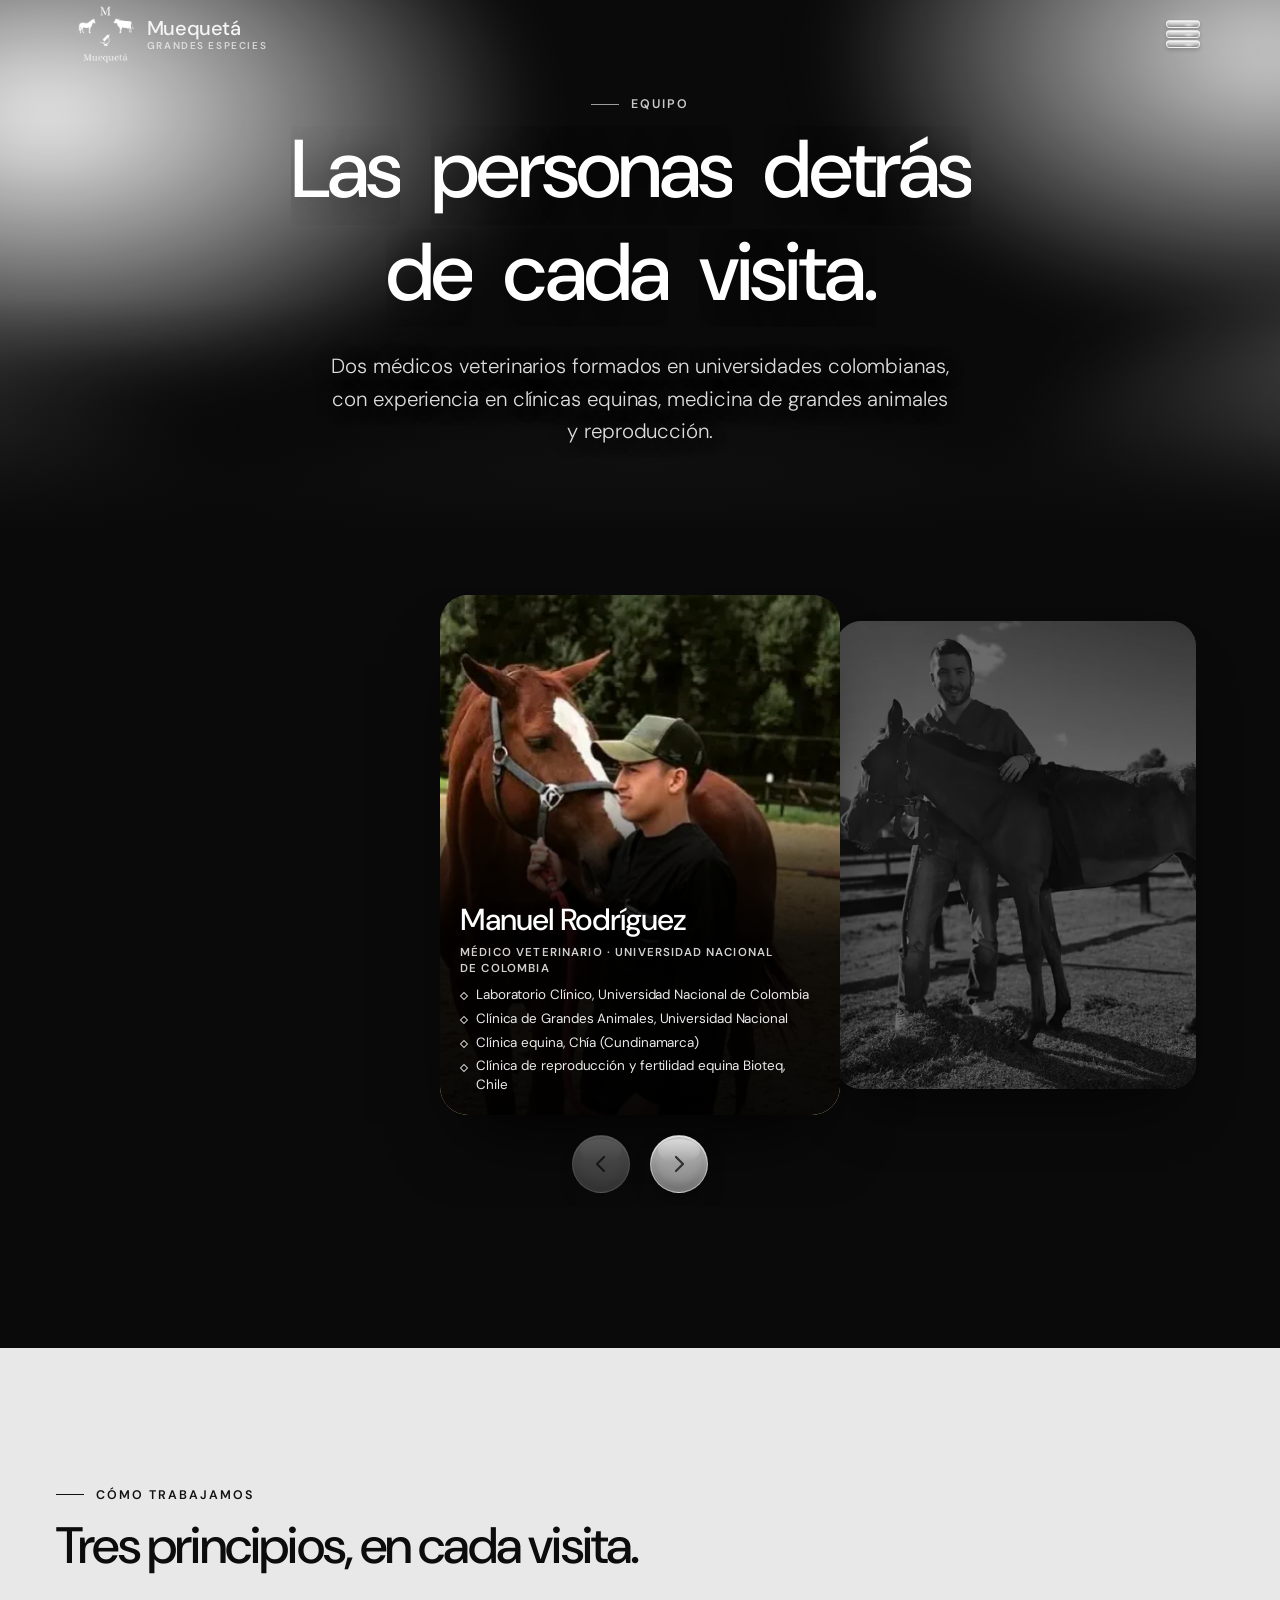
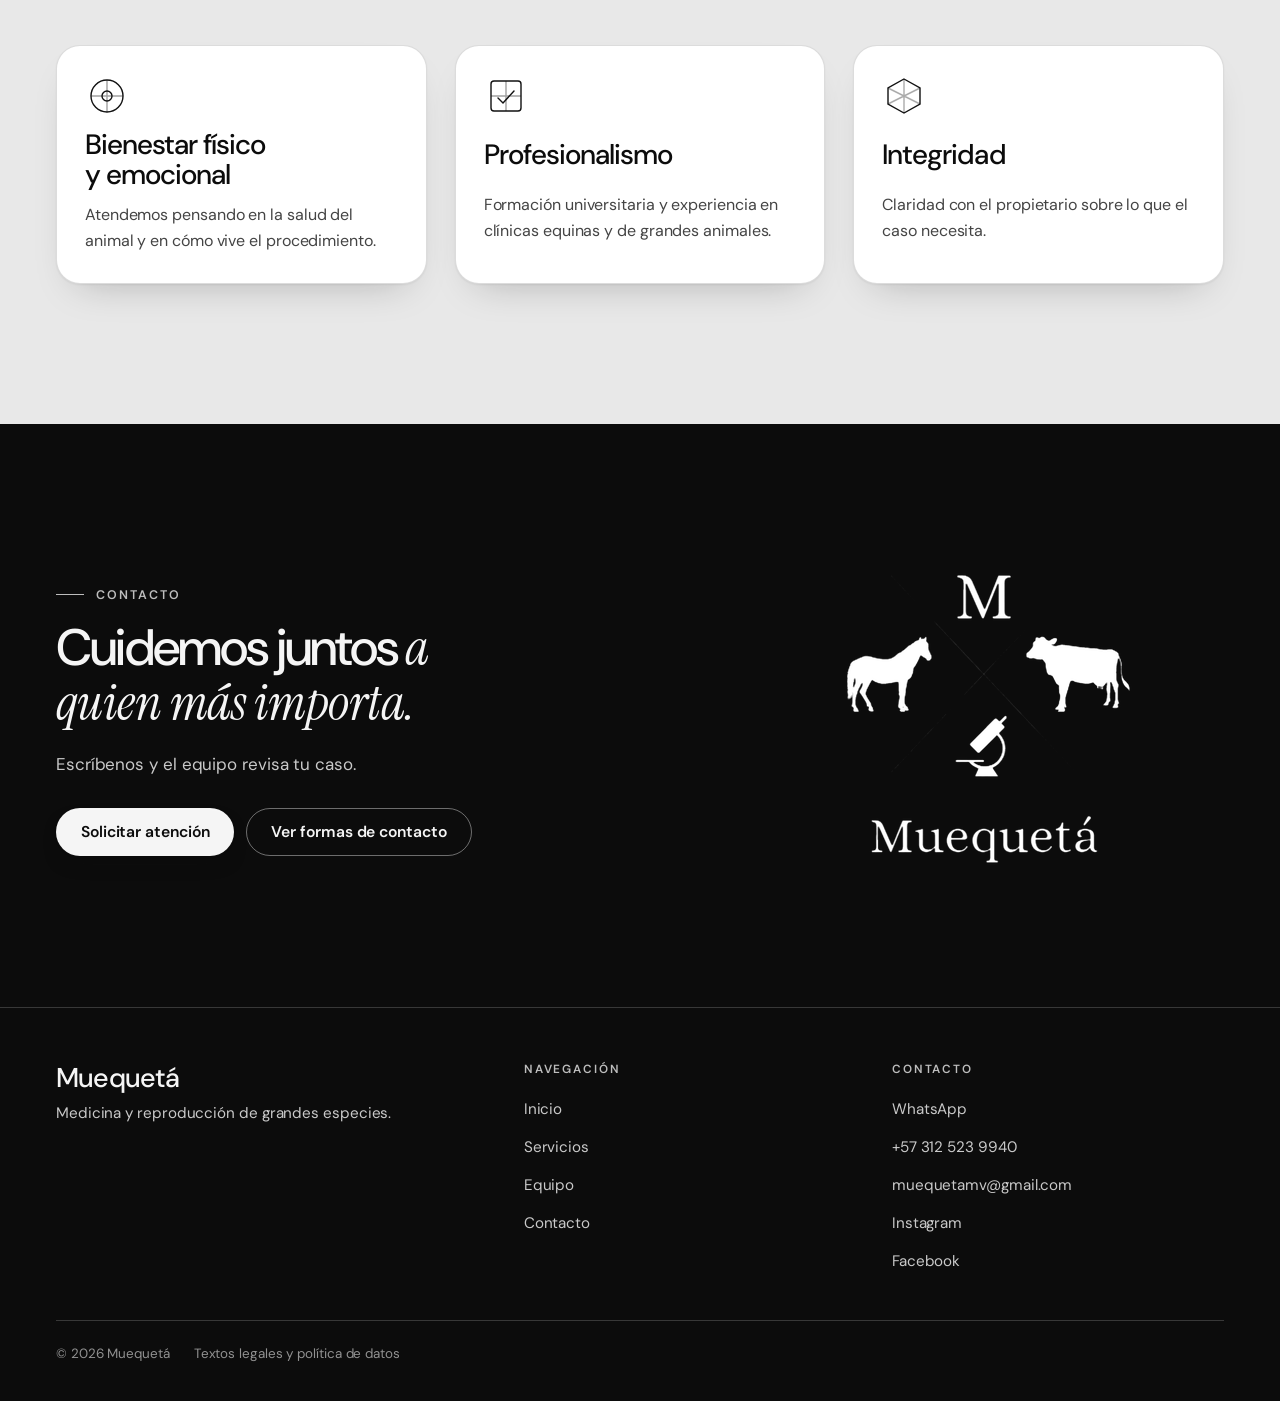
<file: equipo.html>
<!doctype html>
<html lang="es-CO">
<head>
<meta charset="utf-8">
<meta name="viewport" content="width=device-width,initial-scale=1">
<title>Equipo · Muequetá</title>
<meta name="description" content="David Nicholls y Manuel Rodríguez, médicos veterinarios con experiencia en clínica equina y reproducción.">
<meta name="robots" content="noindex,nofollow"><!-- quitar al publicar -->
<meta property="og:type" content="website">
<meta property="og:site_name" content="Muequetá">
<meta property="og:locale" content="es_CO">
<meta property="og:title" content="Equipo · Muequetá">
<meta property="og:description" content="David Nicholls y Manuel Rodríguez, médicos veterinarios con experiencia en clínica equina y reproducción.">
<meta property="og:url" content="https://muequeta.vercel.app/equipo.html">
<meta property="og:image" content="https://muequeta.vercel.app/og.jpg">
<meta property="og:image:width" content="1200">
<meta property="og:image:height" content="630">
<meta property="og:image:alt" content="Caballo y logotipo de Muequetá, medicina y reproducción de grandes especies">
<meta name="twitter:card" content="summary_large_image">
<meta name="twitter:title" content="Equipo · Muequetá">
<meta name="twitter:description" content="David Nicholls y Manuel Rodríguez, médicos veterinarios con experiencia en clínica equina y reproducción.">
<meta name="twitter:image" content="https://muequeta.vercel.app/og.jpg">
<link rel="icon" type="image/png" href="[data-uri]">
<meta name="theme-color" content="#F5F5F5">
<link rel="preconnect" href="https://fonts.googleapis.com">
<link rel="preconnect" href="https://fonts.gstatic.com" crossorigin>
<link href="https://fonts.googleapis.com/css2?family=DM+Sans:opsz,wght@9..40,300;9..40,400;9..40,500;9..40,600&family=Instrument+Serif:ital@1&display=swap" rel="stylesheet">
<style>:root{--ivory:#F5F5F5;--ivory-2:#E8E8E8;--paper:#FFFFFF;--carbon:#0C0C0C;--carbon-2:#1A1A1A;--carbon-3:#2B2B2B;--tierra:#111111;--tierra-d:#000000;--tierra-l:#BDBDBD;--verde:#262626;--verde-l:#9A9A9A;--ink:#0C0C0C;--ink-2:#444444;--ink-3:#666666;--line:rgba(12,12,12,.14);--line-d:rgba(255,255,255,.18);--amber:#F4E2B0;--amber-ink:#5B4300;--font-display:"DM Sans","Helvetica Neue",Arial,sans-serif;--font-accent:"Instrument Serif","Iowan Old Style",Georgia,serif;--font-body:"DM Sans","Helvetica Neue",Arial,sans-serif;--wrap:1200px;--gut:clamp(20px,5vw,56px);--header-h:68px;--ease:cubic-bezier(.22,.7,.2,1);--sh-card:0 1px 0 rgba(255,255,255,.8) inset,0 1px 2px rgba(12,12,12,.06),0 18px 40px -22px rgba(12,12,12,.28);--sh-btn:0 1px 0 rgba(255,255,255,.18) inset,0 1px 2px rgba(12,12,12,.3),0 10px 22px -12px rgba(12,12,12,.5)}*,*::before,*::after{box-sizing:border-box}html{-webkit-text-size-adjust:100%;scroll-behavior:smooth;scroll-padding-top:calc(var(--header-h) + 12px)}body{margin:0;background:var(--ivory);color:var(--ink);font:400 1.0625rem/1.65 var(--font-body);overflow-x:clip;-webkit-font-smoothing:antialiased;text-rendering:optimizeLegibility}img{display:block;max-width:100%;height:auto}a{color:inherit}h1,h2,h3,h4{font-family:var(--font-display);font-weight:400;letter-spacing:-.015em;line-height:1.06;margin:0;text-wrap:balance}h1{font-size:clamp(2.6rem,6.4vw,5.4rem);letter-spacing:-.025em}h2{font-size:clamp(2.05rem,4.4vw,3.5rem)}h3{font-size:clamp(1.45rem,2.4vw,1.9rem);line-height:1.15}p{margin:0;text-wrap:pretty}ul,ol{margin:0;padding:0;list-style:none}.wrap{width:100%;max-width:calc(var(--wrap) + var(--gut)*2);margin-inline:auto;padding-inline:var(--gut)}.sr-only{position:absolute;width:1px;height:1px;overflow:hidden;clip:rect(0 0 0 0);white-space:nowrap}.skip{position:absolute;left:12px;top:-60px;z-index:200;background:var(--carbon);color:var(--ivory);padding:12px 18px;border-radius:10px;text-decoration:none}.skip:focus{top:12px}:focus-visible{outline:3px solid var(--tierra);outline-offset:3px;border-radius:6px}.on-dark :focus-visible,.dark :focus-visible{outline-color:var(--tierra-l)}section{position:relative}.sec{padding-block:clamp(72px,11vw,150px)}.eyebrow{display:inline-flex;align-items:center;gap:12px;font:600 .78rem/1 var(--font-body);letter-spacing:.16em;text-transform:uppercase;color:var(--tierra)}.eyebrow::before{content:"";width:28px;height:1px;background:currentColor}.dark .eyebrow,.on-dark .eyebrow{color:var(--tierra-l)}.lede{font-size:clamp(1.1rem,1.6vw,1.3rem);line-height:1.6;color:var(--ink-2);max-width:60ch}.dark .lede{color:rgba(255,255,255,.78)}.sec-head{display:grid;gap:18px;margin-bottom:clamp(36px,6vw,72px)}.sec-head h2{max-width:20ch}.btn{--bg:var(--carbon);--fg:var(--ivory);display:inline-flex;align-items:center;justify-content:center;gap:10px;min-height:48px;padding:0 24px;border-radius:999px;border:1px solid transparent;background:var(--bg);color:var(--fg);font:600 .98rem/1 var(--font-body);text-decoration:none;cursor:pointer;box-shadow:var(--sh-btn);transition:transform .25s var(--ease),box-shadow .25s var(--ease),background .25s}.btn:hover{transform:translateY(-1px);box-shadow:0 1px 0 rgba(255,255,255,.2) inset,0 2px 4px rgba(12,12,12,.3),0 16px 28px -14px rgba(12,12,12,.55)}.btn:active{transform:translateY(0)}.btn svg{width:18px;height:18px;flex:none}.btn-accent{--bg:var(--tierra);--fg:#fff}.btn-accent:hover{background:var(--tierra-d)}.btn-ghost{--bg:transparent;--fg:var(--ink);border-color:rgba(12,12,12,.28);box-shadow:none}.btn-ghost:hover{background:rgba(12,12,12,.05);box-shadow:none}.btn-light{--bg:var(--ivory);--fg:var(--carbon)}.btn-ghost-light{--bg:transparent;--fg:var(--ivory);border-color:rgba(255,255,255,.4);box-shadow:none}.btn-ghost-light:hover{background:rgba(255,255,255,.1);box-shadow:none}.btn-sm{min-height:44px;padding:0 20px;font-size:.92rem}.btn-row{display:flex;flex-wrap:wrap;gap:12px}.link-arrow{display:inline-flex;align-items:center;gap:8px;font-weight:600;text-decoration:none;color:var(--tierra-d);min-height:44px}.link-arrow::after{content:"→";transition:transform .25s var(--ease)}.link-arrow:hover::after{transform:translateX(4px)}.link-arrow:hover{text-decoration:underline;text-underline-offset:4px}.site-header{position:fixed;inset:0 0 auto 0;z-index:100;height:var(--header-h);transition:background .35s,box-shadow .35s,color .35s;color:var(--ink)}.site-header .bar{height:100%;display:flex;align-items:center;gap:18px}.site-header.is-solid{background:rgba(255,255,255,.88);-webkit-backdrop-filter:saturate(1.4) blur(14px);backdrop-filter:saturate(1.4) blur(14px);box-shadow:0 1px 0 var(--line)}body[data-hero="dark"] .site-header:not(.is-solid){color:var(--ivory)}.brand{display:flex;align-items:center;gap:12px;text-decoration:none;margin-right:auto;min-height:44px}.brand img{width:46px;height:46px;filter:brightness(0) opacity(.9);transition:filter .3s}body[data-hero="dark"] .site-header:not(.is-solid) .brand img{filter:none}.brand-text{font:500 1.35rem/1 var(--font-display);letter-spacing:-.01em;display:grid;gap:3px}.brand-text small{font:600 .62rem/1 var(--font-body);letter-spacing:.16em;text-transform:uppercase;opacity:.72}.nav{display:flex;gap:4px}.nav a{display:inline-flex;align-items:center;min-height:44px;padding:0 14px;border-radius:999px;text-decoration:none;font-weight:500;font-size:.95rem;position:relative}.nav a::after{content:"";position:absolute;left:14px;right:14px;bottom:8px;height:1px;background:currentColor;transform:scaleX(0);transform-origin:left;transition:transform .3s var(--ease)}.nav a:hover::after,.nav a[aria-current="page"]::after{transform:scaleX(1)}.menu-btn{display:none;width:48px;height:48px;border:0;background:transparent;color:inherit;border-radius:50%;cursor:pointer;position:relative}.menu-btn i,.menu-btn i::before{position:absolute;left:14px;right:14px;height:2px;background:currentColor;border-radius:2px;transition:transform .3s var(--ease)}.menu-btn i{top:23px}.menu-btn i::before{content:"";left:0;right:0;top:-6px;box-shadow:0 12px 0 currentColor}.menu-btn[aria-expanded="true"] i{transform:rotate(45deg)}.menu-btn[aria-expanded="true"] i::before{transform:translateY(6px) rotate(90deg);box-shadow:none}@media (max-width:860px){.menu-btn{display:block;margin-right:-8px}.nav{position:fixed;inset:var(--header-h) 0 auto 0;flex-direction:column;gap:0;background:var(--ivory);padding:12px var(--gut) 28px;box-shadow:0 24px 40px -20px rgba(12,12,12,.4);transform:translateY(-8px);opacity:0;visibility:hidden;transition:opacity .25s,transform .3s var(--ease),visibility .25s;color:var(--ink)}.nav.open{opacity:1;transform:none;visibility:visible}.nav a{min-height:56px;font:400 1.6rem/1 var(--font-display);border-bottom:1px solid var(--line);border-radius:0;padding:0}.nav a::after{display:none}.site-header .btn-sm{padding:0 16px;font-size:.86rem}.brand-text small{display:none}}@media (max-width:420px){.brand-text{display:none}}.hero{position:relative;height:100svh;min-height:560px;background:#111;color:#fff;overflow:hidden}.hero-wrap{position:relative;z-index:1}@media (prefers-reduced-motion:no-preference){.js .hero-wrap{margin-bottom:-20svh}}.js .hero{position:sticky;top:0}.hero-dim{position:absolute;inset:0;z-index:1;background:#000;opacity:var(--dim,0);pointer-events:none}@media (prefers-reduced-motion:no-preference){.js .hero-wrap{height:122svh}}.hero-img{position:absolute;inset:0;width:100%;height:100%;object-fit:cover;object-position:28% 40%;transform:scale(calc(1 + var(--hp,0)*.08))}.hero::after{content:"";position:absolute;inset:0;background:radial-gradient(75% 65% at 50% 50%,rgba(8,8,8,.68),rgba(8,8,8,.5)),linear-gradient(0deg,rgba(8,8,8,.7),rgba(8,8,8,0) 40%);pointer-events:none}.hero-copy{position:relative;z-index:2;height:100%;display:grid;place-content:center;justify-items:center;text-align:center;gap:22px;padding:calc(var(--header-h) + 24px) var(--gut) 72px;opacity:calc(1 - var(--hp,0)*1.3);transform:translateY(calc(var(--hp,0)*-40px))}.hero-kicker{font:600 .8rem/1.4 var(--font-body);letter-spacing:.2em;text-transform:uppercase;color:rgba(255,255,255,.8)}.hero h1{font-size:clamp(2.6rem,7.2vw,6.2rem);line-height:1.02;letter-spacing:-.03em;text-shadow:0 2px 30px rgba(0,0,0,.35)}.hero h1 em{font-style:italic;color:#d8d8d8}.hero-lede{font-size:clamp(1.05rem,1.6vw,1.3rem);color:rgba(255,255,255,.88);max-width:46ch;margin-top:6px}.hero-meta{display:flex;flex-wrap:wrap;justify-content:center;gap:8px 26px;font-size:.84rem;letter-spacing:.08em;color:rgba(255,255,255,.7);padding-top:18px;border-top:1px solid var(--line-d);margin-top:10px}.hero .photo-flag{left:auto!important;right:16px;top:auto!important;bottom:16px!important}.rise{display:block;overflow:hidden;padding-bottom:.14em;margin-bottom:-.14em}.rise>span{display:block}@media (prefers-reduced-motion:no-preference){.js .rise>span{transform:translateY(118%);opacity:0;transition:transform 1.15s var(--ease),opacity 1s var(--ease);transition-delay:calc(var(--k,0)*.15s + .3s)}.js.ready .rise>span{transform:none;opacity:1}.js .rise-fade{opacity:0;transform:translateY(20px);transition:opacity 1s var(--ease),transform 1.1s var(--ease);transition-delay:calc(var(--k,0)*.15s + .3s)}.js.ready .rise-fade{opacity:1;transform:none}}main>section:not(.hero){position:relative;z-index:2}.enfoque{background:#000;color:#fff;padding-block:clamp(28px,4vw,48px) clamp(70px,9vw,120px)}.enf-head{display:grid;gap:20px;margin-bottom:clamp(40px,7vw,90px);max-width:880px}.enf-head h2{font-size:clamp(2.2rem,5vw,4.2rem);max-width:18ch}.stack{position:relative}.scard{--top:calc(var(--header-h) + 22px + var(--i)*26px);position:sticky;top:var(--top);transform-origin:50% 0;min-height:min(60svh,480px);margin-bottom:20svh;border-radius:30px;padding:clamp(26px,4vw,52px);display:grid;grid-template-rows:auto auto 1fr;gap:22px;align-content:start;border:1px solid rgba(255,255,255,.1);box-shadow:0 -12px 40px -18px rgba(0,0,0,.8);will-change:transform;overflow:hidden}.scard:nth-child(1){background:#1a1a1a}.scard:nth-child(2){background:#262626}.scard:nth-child(3){background:#333;margin-bottom:14svh}.scard::after{content:"";position:absolute;inset:0;background:#000;opacity:var(--dim,0);pointer-events:none;border-radius:inherit}.scard h3{font-size:clamp(2.6rem,7vw,5.6rem);line-height:.98;letter-spacing:-.03em}.scard h3 span{display:block;color:rgba(255,255,255,.5)}.tags{display:flex;flex-wrap:wrap;gap:8px}.tags li{font-size:.84rem;padding:7px 15px;border-radius:999px;border:1px solid rgba(255,255,255,.22);color:rgba(255,255,255,.85)}.scard p{display:flex;gap:14px;align-items:flex-start;max-width:58ch;color:rgba(255,255,255,.78);align-self:end}.scard p::before{content:"✳";flex:none;color:#fff;line-height:1.5}@media (prefers-reduced-motion:reduce){.scard{position:static;margin-bottom:16px;min-height:0}.scard::after{display:none}}.species{background:#000;color:#fff;border-radius:36px 36px 0 0;margin-top:-36px;z-index:3!important}.species-pin{position:relative;height:540svh}.sp-stage{position:sticky;top:0;height:100svh;overflow:hidden}.sp-title{position:absolute;z-index:3;left:var(--gut);top:calc(var(--header-h) + 22px);font:600 .78rem/1.3 var(--font-body);letter-spacing:.18em;text-transform:uppercase;color:rgba(255,255,255,.65);max-width:calc(100% - var(--gut)*2)}.sp-copy{position:absolute;z-index:3;left:var(--gut);top:50%;transform:translateY(-50%);width:min(46vw,620px);height:60svh}.sp-slide{position:absolute;left:0;right:0;top:50%;display:grid;gap:18px;transform:translateY(-38%);opacity:0;pointer-events:none;transition:opacity .6s var(--ease),transform .9s var(--ease)}.sp-slide.is-active{opacity:1;transform:translateY(-50%);pointer-events:auto}.sp-slide.is-past{transform:translateY(-62%)}.sp-label{font:500 1rem/1.4 var(--font-body);color:rgba(255,255,255,.55)}.sp-slide h3{font-size:clamp(2.1rem,4.4vw,4.1rem);line-height:1.04;letter-spacing:-.025em;max-width:15ch}.sp-slide[data-i="0"] h3{font-size:clamp(2.4rem,5.2vw,4.8rem)}.sp-slide p{color:rgba(255,255,255,.72);max-width:40ch}.orb{position:absolute;z-index:1;right:calc(min(92svh,62vw)*-.22);top:50%;width:min(92svh,62vw);aspect-ratio:1;transform:translateY(-50%);border-radius:50%;overflow:hidden;background:#111;box-shadow:inset 0 0 0 1px rgba(255,255,255,.18),0 0 140px rgba(255,255,255,.07)}.orb-ring{position:absolute;inset:0;z-index:4;border-radius:50%;pointer-events:none;box-shadow:inset 0 0 60px rgba(255,255,255,.14),inset 0 0 0 6px rgba(255,255,255,.07);background:radial-gradient(circle at 28% 20%,rgba(255,255,255,.2),transparent 40%)}.orb-layer{position:absolute;inset:0;opacity:0;transform:scale(1.16) rotate(-7deg);filter:blur(14px);transition:opacity .8s var(--ease),transform 1.2s var(--ease),filter .9s var(--ease)}.orb-layer.is-active{opacity:1;transform:none;filter:none}.orb-layer.is-past{transform:scale(.9) rotate(5deg)}.orb-layer>img:not(.sil){width:100%;height:100%;object-fit:cover}.plate{display:grid;place-items:center;background:radial-gradient(100% 100% at 30% 20%,#2e2e2e,#0d0d0d);padding:0 22% 0 12%;text-align:center}.plate .rings{position:absolute;inset:0;width:100%;height:100%;opacity:.5}.plate-inner{position:relative;display:grid;gap:18px;justify-items:center;max-width:34ch}.plate img.sil{width:min(70%,360px);filter:drop-shadow(0 20px 30px rgba(0,0,0,.4))}.need{display:grid;gap:8px;border:1px dashed rgba(255,255,255,.4);border-radius:16px;padding:14px 18px;font-size:.86rem;line-height:1.5;color:rgba(255,255,255,.85);text-align:left}.need b{display:block;font:600 .68rem/1 var(--font-body);letter-spacing:.16em;text-transform:uppercase;color:#bdbdbd;margin-bottom:2px}.bars{position:absolute;z-index:4;left:var(--gut);right:var(--gut);bottom:34px;display:flex;gap:clamp(10px,2vw,24px)}.bar{flex:1;height:30px;padding:0;border:0;background:transparent;cursor:pointer;position:relative}.bar i{position:absolute;left:0;right:0;top:14px;height:2px;background:rgba(255,255,255,.22);overflow:hidden}.bar i::after{content:"";position:absolute;inset:0;background:#fff;transform:scaleX(var(--f,0));transform-origin:left}.species-fallback,.species-steps{display:none}html:not(.js) .sp-stage,html:not(.js) .species-pin{display:none}html:not(.js) .species-fallback{display:block;padding-block:80px}@media (max-width:859px){.species{border-radius:28px 28px 0 0}.sp-copy{left:0;right:0;top:auto;bottom:70px;transform:none;width:auto;height:36svh;padding-inline:var(--gut)}.sp-slide{left:var(--gut);right:var(--gut)}.sp-slide h3,.sp-slide[data-i="0"] h3{font-size:clamp(1.7rem,7.4vw,2.4rem);max-width:none}.sp-slide p{font-size:.96rem}.orb{right:50%;top:calc(var(--header-h) + 56px);transform:translateX(50%);width:min(78vw,40svh)}.plate{padding:0 10%}.plate .need{display:none}.sp-title{font-size:.7rem}}@media (prefers-reduced-motion:reduce){.species-pin{display:none}.species-fallback{display:block;padding-block:80px}}.species-steps{gap:22px}.species-fallback .species-steps{display:grid}html:not(.js) .species-fallback .species-steps{display:grid}.step{background:#161616;border-radius:24px;overflow:hidden;border:1px solid rgba(255,255,255,.12);color:#fff}.step-fig{display:block;position:relative;aspect-ratio:4/3;background:#000;overflow:hidden;margin:0}.step[data-i="0"] .step-fig{aspect-ratio:4/5}.step-fig img:not(.sil){width:100%;height:100%;object-fit:cover}.step-fig .plate{position:absolute;inset:0;padding:20px}.step-fig .plate img.sil{width:min(50%,220px)}.step-copy{display:grid;gap:12px;padding:22px 22px 28px}.step .num{font:600 .8rem/1 var(--font-body);letter-spacing:.16em;color:#bdbdbd}.step p{color:rgba(255,255,255,.75)}.step .lede{color:#fff}.species-fallback .species-steps{display:grid}.wave{background:#000}.wave-stage{position:relative;overflow:hidden;background:#000}.wave-dark{position:relative;background:#000;color:#fff;padding-block:clamp(90px,14vw,170px)}.wave-msg{position:relative;z-index:3;display:grid;gap:22px;justify-items:center;text-align:center;max-width:820px;margin-inline:auto;padding-inline:var(--gut)}.wave-msg h2{font-size:clamp(2.2rem,5.4vw,4.4rem);max-width:16ch}.wave-msg p{color:rgba(255,255,255,.78);max-width:46ch}.wave-halo,.wave-light{display:none}@media (prefers-reduced-motion:no-preference){.js .wave{height:210vh}.js .wave-stage{position:sticky;top:0;height:100svh;display:grid;place-items:center}.js .wave-dark{position:absolute;inset:0;padding:0;display:grid;place-items:center}.js .wl{will-change:transform,opacity}.js .wave-halo{display:block;position:absolute;inset:0;z-index:4;pointer-events:none;--r:0px;--rx:0px;background:radial-gradient(ellipse var(--rx) var(--r) at 50% 100%,#f5f5f5 0,#f5f5f5 66%,rgba(236,236,236,.82) 76%,rgba(170,170,170,.5) 86%,rgba(70,70,70,.22) 94%,rgba(0,0,0,0) 100%)}.js .wave-light{display:block;position:absolute;inset:0;z-index:5;background:#f5f5f5;opacity:0;pointer-events:none}}@media (prefers-reduced-motion:no-preference) and (max-width:700px){.js .wave{height:190vh}}.cross{display:none}.servicios-home{background:var(--ivory)}.cards{display:grid;grid-template-columns:repeat(2,minmax(0,1fr));gap:clamp(16px,2.4vw,28px)}.card{position:relative;display:grid;align-content:start;gap:16px;background:var(--paper);border:1px solid var(--line);border-radius:26px;padding:clamp(24px,3vw,38px);box-shadow:var(--sh-card);transition:transform .4s var(--ease),box-shadow .4s}.card:hover{transform:translateY(-3px)}.card::before,.card::after{content:"";position:absolute;width:14px;height:14px;border:1px solid var(--tierra);opacity:.55}.card::before{top:14px;right:14px;border-width:1px 1px 0 0}.card::after{bottom:14px;left:14px;border-width:0 0 1px 1px}.card .glyph{width:64px;height:64px;color:var(--tierra)}.card h3{font-size:clamp(1.6rem,2.6vw,2.1rem)}.card .benefit{color:var(--ink-2)}.chips{display:flex;flex-wrap:wrap;gap:8px}.chips li{font-size:.84rem;padding:7px 13px;border-radius:999px;background:var(--ivory-2);color:var(--ink-2);border:1px solid var(--line)}@media (max-width:760px){.cards{grid-template-columns:1fr}}.equipo-home{background:var(--ivory-2)}.team{display:grid;grid-template-columns:repeat(2,minmax(0,1fr));gap:clamp(18px,3vw,36px)}.person{background:var(--paper);border-radius:28px;overflow:hidden;box-shadow:var(--sh-card);border:1px solid var(--line);display:grid;grid-template-rows:auto 1fr}.person figure{margin:0;position:relative;aspect-ratio:4/3.4;background:var(--ivory-2);overflow:hidden}.person figure img{width:100%;height:100%;object-fit:cover}.person-body{padding:clamp(22px,3vw,34px);display:grid;gap:12px;align-content:start}.person h3{font-size:clamp(1.7rem,2.8vw,2.2rem)}.person .role{font:600 .8rem/1.4 var(--font-body);letter-spacing:.1em;text-transform:uppercase;color:var(--tierra-d)}.person p{color:var(--ink-2);font-size:1rem}.exp{display:grid;gap:0;margin-top:6px;border-top:1px solid var(--line)}.exp li{padding:11px 0 11px 22px;border-bottom:1px solid var(--line);position:relative;font-size:.96rem;color:var(--ink-2)}.exp li::before{content:"";position:absolute;left:2px;top:1.15em;width:7px;height:7px;border:1px solid var(--tierra);transform:rotate(45deg)}@media (max-width:760px){.team{grid-template-columns:1fr}}.zonas{background:var(--ivory)}.zonas-grid{display:grid;grid-template-columns:1fr 1.1fr;gap:clamp(30px,6vw,90px);align-items:center}.zone-list{display:grid;gap:0;border-top:1px solid var(--line);margin:28px 0}.zone-list li{display:flex;justify-content:space-between;gap:16px;padding:16px 0;border-bottom:1px solid var(--line);font:400 1.5rem/1.1 var(--font-display)}.zone-list li span{font:600 .78rem/1.6 var(--font-body);letter-spacing:.1em;text-transform:uppercase;color:var(--ink-3)}.zone-fig{background:var(--paper);border:1px solid var(--line);border-radius:28px;box-shadow:var(--sh-card);padding:clamp(12px,2vw,24px)}.zone-fig svg{width:100%;height:auto}.note{font-size:.92rem;color:var(--ink-3);border-left:2px solid var(--tierra);padding-left:14px}@media (max-width:860px){.zonas-grid{grid-template-columns:1fr}}.cierre{background:var(--carbon);color:var(--ivory);overflow:hidden}.cierre .grid{display:grid;grid-template-columns:1.3fr 1fr;gap:clamp(30px,6vw,90px);align-items:center}.cierre h2{max-width:14ch}.cierre-logo{width:min(300px,70%);justify-self:center;opacity:.95}.cierre p{color:rgba(255,255,255,.78);max-width:46ch;margin-block:20px 30px}@media (max-width:860px){.cierre .grid{grid-template-columns:1fr}.cierre-logo{justify-self:start;width:170px;order:-1}}.site-footer{background:var(--carbon);color:rgba(255,255,255,.78);border-top:1px solid var(--line-d);padding-block:56px 36px;font-size:.95rem}.foot{display:grid;grid-template-columns:1.3fr 1fr 1fr;gap:36px}.foot h4{font:600 .74rem/1 var(--font-body);letter-spacing:.16em;text-transform:uppercase;color:var(--tierra-l);margin-bottom:16px}.foot ul{display:grid;gap:2px}.foot a{display:inline-flex;min-height:36px;align-items:center;text-decoration:none}.foot a:hover{color:#fff;text-decoration:underline;text-underline-offset:4px}.foot .brand-line{font:400 1.7rem/1 var(--font-display);color:var(--ivory);margin-bottom:10px}.legal{margin-top:40px;padding-top:22px;border-top:1px solid var(--line-d);display:flex;flex-wrap:wrap;gap:8px 24px;font-size:.84rem;color:rgba(255,255,255,.55)}@media (max-width:760px){.foot{grid-template-columns:1fr}}.page-hero{padding:calc(var(--header-h) + clamp(56px,9vw,120px)) 0 clamp(40px,6vw,80px);background:var(--ivory)}.page-hero h1{font-size:clamp(2.5rem,6vw,4.9rem);max-width:15ch;margin-top:20px}.page-hero .lede{margin-top:24px}.svc{padding-block:clamp(56px,8vw,110px);border-top:1px solid var(--line)}.svc:nth-of-type(even){background:var(--ivory-2)}.svc-grid{display:grid;grid-template-columns:minmax(0,.9fr) minmax(0,1.1fr);gap:clamp(30px,6vw,90px);align-items:start}.svc-head{display:grid;gap:18px;position:sticky;top:calc(var(--header-h) + 28px)}.svc-head .glyph{width:56px;height:56px;color:var(--tierra)}.svc-head h2{font-size:clamp(2rem,3.8vw,3.1rem)}.svc-photo{margin:6px 0 0;border-radius:22px;overflow:hidden;box-shadow:var(--sh-card);aspect-ratio:4/3;background:var(--carbon)}.svc-photo img{width:100%;height:100%;object-fit:cover}.svc-photo.tall{aspect-ratio:4/5}.svc-list{display:grid;border-top:1px solid var(--line)}.svc-list li{display:grid;grid-template-columns:22px 1fr;gap:14px;padding:16px 0;border-bottom:1px solid var(--line)}.svc-list li::before{content:"";width:8px;height:8px;margin-top:.55em;border:1px solid var(--tierra);transform:rotate(45deg)}.svc-list b{font-weight:600;display:block}.svc-list span{color:var(--ink-2);font-size:.97rem}.svc-note{margin-top:22px;padding:18px 20px;border-radius:16px;background:var(--paper);border:1px solid var(--line);font-size:.96rem;color:var(--ink-2)}.svc .btn-row{margin-top:26px}.urgent{margin-top:26px;display:grid;gap:14px;padding:24px;border-radius:22px;background:var(--carbon);color:var(--ivory);box-shadow:0 30px 50px -30px rgba(12,12,12,.6)}.urgent strong{font:400 1.5rem/1.15 var(--font-display)}.urgent p{color:rgba(255,255,255,.78);font-size:.96rem}.index-nav{position:sticky;top:var(--header-h);z-index:50;background:rgba(255,255,255,.92);-webkit-backdrop-filter:blur(12px);backdrop-filter:blur(12px);border-bottom:1px solid var(--line)}.index-nav ul{display:flex;gap:6px;overflow-x:auto;padding-block:8px;scrollbar-width:none}.index-nav a{display:inline-flex;align-items:center;min-height:44px;padding:0 16px;border-radius:999px;text-decoration:none;font-weight:500;font-size:.93rem;white-space:nowrap;border:1px solid transparent}.index-nav a:hover{border-color:var(--line);background:var(--paper)}.index-nav a.on{background:var(--carbon);color:var(--ivory)}@media (max-width:860px){.svc-grid{grid-template-columns:1fr}.svc-head{position:static}}.profile{display:grid;grid-template-columns:minmax(0,.9fr) minmax(0,1.1fr);gap:clamp(28px,6vw,90px);align-items:center;padding-block:clamp(40px,6vw,80px)}.profile:nth-of-type(even) figure{order:2}.profile figure{margin:0;border-radius:28px;overflow:hidden;box-shadow:var(--sh-card);aspect-ratio:4/4.2;background:var(--ivory-2)}.profile figure img{width:100%;height:100%;object-fit:cover}.profile .person-body{padding:0}.values{display:grid;grid-template-columns:repeat(3,minmax(0,1fr));gap:clamp(16px,2.4vw,28px)}.value{padding:28px;border-radius:24px;background:var(--paper);border:1px solid var(--line);box-shadow:var(--sh-card);display:grid;gap:12px}.value svg{width:44px;height:44px;color:var(--tierra)}.value p{color:var(--ink-2);font-size:1rem}@media (max-width:860px){.profile,.values{grid-template-columns:1fr}.profile:nth-of-type(even) figure{order:0}}.contact-grid{display:grid;grid-template-columns:minmax(0,1fr) minmax(0,1.05fr);gap:clamp(30px,6vw,90px);align-items:start;padding-bottom:clamp(60px,9vw,120px)}.channels{display:grid;gap:14px}.ch{display:flex;align-items:center;gap:16px;padding:18px 20px;border-radius:20px;background:var(--paper);border:1px solid var(--line);box-shadow:var(--sh-card);text-decoration:none;min-height:72px}.ch svg{width:28px;height:28px;color:var(--tierra);flex:none}.ch>span:not(.pend){flex:1 1 150px;min-width:0}.ch{flex-wrap:wrap}.ch .pend{margin-left:auto}.ch small{display:block;font:600 .72rem/1 var(--font-body);letter-spacing:.14em;text-transform:uppercase;color:var(--ink-3);margin-bottom:5px}.ch strong{font-weight:600;overflow-wrap:anywhere}.ch.wa{background:var(--verde);color:#fff;border-color:transparent}.ch.wa svg,.ch.wa small{color:rgba(255,255,255,.82)}.steps{counter-reset:s;display:grid;gap:0;border-top:1px solid var(--line);margin-top:8px}.steps li{counter-increment:s;display:grid;grid-template-columns:44px 1fr;gap:12px;padding:16px 0;border-bottom:1px solid var(--line);color:var(--ink-2)}.steps li::before{content:counter(s,decimal-leading-zero);font:italic 400 1.4rem/1.2 var(--font-display);color:var(--tierra)}.form{display:grid;gap:18px;background:var(--paper);border:1px solid var(--line);border-radius:28px;padding:clamp(22px,3.4vw,40px);box-shadow:var(--sh-card)}.field{display:grid;gap:8px}.field label{font-weight:600;font-size:.94rem}.field .hint{font-weight:400;color:var(--ink-3)}.field input,.field select,.field textarea{width:100%;font:inherit;color:var(--ink);background:var(--ivory);border:1px solid rgba(12,12,12,.28);border-radius:14px;padding:13px 16px;min-height:50px;box-shadow:0 1px 2px rgba(12,12,12,.06) inset}.field textarea{min-height:130px;resize:vertical}.field input:focus,.field select:focus,.field textarea:focus{outline:3px solid var(--tierra);outline-offset:1px;border-color:var(--tierra)}.form-status{font-size:.95rem;padding:14px 16px;border-radius:14px;background:var(--ivory-2);display:none}.form-status.show{display:block}.fine{font-size:.85rem;color:var(--ink-3)}@media (max-width:860px){.contact-grid{grid-template-columns:1fr}}.pend{display:none}html.revision .pend{display:inline-flex;align-items:center;gap:6px;vertical-align:middle;margin-left:8px;padding:3px 9px;border-radius:999px;background:var(--amber);color:var(--amber-ink);font:700 .64rem/1.3 var(--font-body);letter-spacing:.08em;text-transform:uppercase;border:1px solid #d9bb6a;white-space:nowrap}html.revision .pend::before{content:"!";font-weight:800}html:not(.revision) [data-confirmar]:not(.ok){display:none!important}html.revision [data-confirmar]:not(.ok){outline:1px dashed #cda43a;outline-offset:6px;border-radius:8px}.photo-flag{display:none}html.revision .photo-flag{display:block;position:absolute;z-index:6;left:12px;top:12px;max-width:calc(100% - 24px);padding:5px 10px;border-radius:8px;background:var(--amber);color:var(--amber-ink);font:700 .64rem/1.3 var(--font-body);letter-spacing:.06em;text-transform:uppercase}.rev-btn{position:fixed;z-index:150;left:14px;bottom:76px;display:inline-flex;align-items:center;gap:8px;min-height:44px;padding:0 16px;border-radius:999px;border:1px solid #d9bb6a;background:var(--amber);color:var(--amber-ink);font:700 .82rem/1 var(--font-body);cursor:pointer;box-shadow:0 10px 24px -10px rgba(0,0,0,.4)}.rev-panel{position:fixed;z-index:160;left:14px;bottom:130px;width:min(420px,calc(100vw - 28px));max-height:min(72svh,640px);overflow:auto;background:var(--paper);color:var(--ink);border:1px solid var(--line);border-radius:22px;box-shadow:0 30px 70px -20px rgba(0,0,0,.5);padding:20px;display:none}.rev-panel.open{display:block}.rev-panel h2{font-size:1.5rem;margin-bottom:6px}.rev-panel p{font-size:.88rem;color:var(--ink-3);margin-bottom:12px}.rev-panel ol{display:grid;gap:0;counter-reset:r;border-top:1px solid var(--line)}.rev-panel li{counter-increment:r;padding:10px 0 10px 30px;border-bottom:1px solid var(--line);position:relative;font-size:.9rem;line-height:1.45}.rev-panel li::before{content:counter(r);position:absolute;left:0;top:10px;width:22px;height:22px;border-radius:50%;background:var(--ivory-2);display:grid;place-items:center;font:700 .7rem/1 var(--font-body)}.rev-panel li b{display:block}.rev-panel li em{font-style:normal;color:var(--ink-3)}.rev-toggle{display:flex;align-items:center;gap:10px;margin-top:14px;font-size:.88rem;min-height:44px}.rev-toggle input{width:20px;height:20px}@media (prefers-reduced-motion:no-preference){.js .rv{opacity:0;transform:translateY(26px);transition:opacity .9s var(--ease),transform 1s var(--ease);transition-delay:var(--d,0s)}.js .rv.in{opacity:1;transform:none}}@media (prefers-reduced-motion:reduce){html{scroll-behavior:auto}*,*::before,*::after{transition-duration:.01ms!important;animation-duration:.01ms!important}.species-stage{display:none}.species-grid{grid-template-columns:1fr}.step,.step[data-i="0"]{min-height:0;display:block;background:var(--paper);border-radius:24px;overflow:hidden;box-shadow:var(--sh-card)}.species-steps{gap:22px}.step-fig{display:block;position:relative;aspect-ratio:4/3;background:var(--carbon);overflow:hidden}.step[data-i="0"] .step-fig{aspect-ratio:4/5}.step-fig .plate{position:absolute;inset:0;padding:20px}.step-fig .plate img.sil{width:min(50%,220px)}.step-copy{opacity:1;transform:none;padding:22px 22px 28px}}html:not(.revision) [data-ct]:not(.ok){display:none}a[data-ct]:not([href]){cursor:default}body[data-hero="dark"] .site-header:not(.is-solid) .btn-accent{--bg:#fff;--fg:#0c0c0c}.btn-accent:hover{background:#000}.orb .photo-flag{display:none!important}.plate-name{font:400 clamp(1.5rem,2.6vw,2.3rem)/1 var(--font-display)}.site-header .wrap{max-width:none;padding-inline:clamp(28px,6vw,88px)}.brand img{width:58px;height:58px}@media (max-width:860px){.site-header .wrap{padding-inline:24px}.brand img{width:52px;height:52px}}.menu-btn{display:block;width:60px;height:60px;margin-right:-10px;border:0;background:transparent;border-radius:16px;cursor:pointer;position:relative;color:inherit;--g1:#e6e6e6;--g2:#cfcfcf;--g3:#a6a6a6;--edge:rgba(255,255,255,.6);--glow:rgba(255,255,255,.18);--hi:rgba(255,255,255,.6)}.site-header.is-solid .menu-btn{--g1:#5a5a5a;--g2:#161616;--g3:#000;--edge:rgba(255,255,255,.35);--glow:rgba(0,0,0,.14);--hi:rgba(255,255,255,.55)}.menu-btn i{position:absolute;left:13px;right:13px;top:auto;height:8px;border-radius:999px;background:linear-gradient(180deg,var(--g1) 0,var(--g2) 55%,var(--g3) 100%);border:1px solid var(--edge);box-shadow:inset 0 1px 0 var(--hi),inset 0 -2px 3px rgba(0,0,0,.18),0 0 12px var(--glow),0 2px 5px rgba(0,0,0,.25);transition:transform .45s var(--ease),opacity .3s,top .45s var(--ease);overflow:hidden}.menu-btn i::before{content:"";position:absolute;right:4px;bottom:0;width:38%;height:60%;border-radius:50%;background:radial-gradient(closest-side,var(--hi),transparent);box-shadow:none;left:auto;top:auto;transform:none}.menu-btn i:nth-of-type(1){top:16px}.menu-btn i:nth-of-type(2){top:26px}.menu-btn i:nth-of-type(3){top:36px}.menu-btn[aria-expanded="true"] i:nth-of-type(1){top:26px;transform:rotate(45deg)}.menu-btn[aria-expanded="true"] i:nth-of-type(2){opacity:0}.menu-btn[aria-expanded="true"] i:nth-of-type(3){top:26px;transform:rotate(-45deg)}.menu-btn[aria-expanded="true"] i{transform-origin:center}.menu-btn:hover i{box-shadow:inset 0 1px 0 var(--hi),inset 0 -2px 3px rgba(0,0,0,.18),0 0 12px var(--glow),0 2px 5px rgba(0,0,0,.25)}.nav{position:fixed;top:calc(var(--header-h) + 6px);right:clamp(16px,4vw,56px);left:auto;bottom:auto;width:min(380px,calc(100vw - 32px));flex-direction:column;gap:0;background:var(--ivory);color:var(--ink);padding:8px 26px 14px;border-radius:24px;box-shadow:0 30px 60px -20px rgba(0,0,0,.5),0 0 0 1px var(--line);transform:translateY(-8px);opacity:0;visibility:hidden;transition:opacity .25s,transform .35s var(--ease),visibility .25s}.nav.open{opacity:1;transform:none;visibility:visible}.nav a{min-height:60px;font:400 1.7rem/1 var(--font-display);border-bottom:1px solid var(--line);border-radius:0;padding:0}.nav a:last-child{border-bottom:0}.nav a::after{display:none}.nav a[aria-current="page"]{font-style:italic}@media (prefers-reduced-motion:no-preference){.js .enf-head .rv{opacity:0;transform:translateX(-56px);transition:opacity .6s var(--ease),transform .7s var(--ease)}.js .enf-head .rv.in{opacity:1;transform:none}.js .enf-head h2.rv{transition-delay:.06s}.js .enf-head p.rv{transition-delay:.12s}}@media (prefers-reduced-motion:no-preference){.js .servicios-home{margin-top:-18svh;z-index:3}}.servicios-home{padding-top:clamp(32px,4vw,56px)}.enfoque{position:relative}.enfoque::before{content:"";position:absolute;left:0;right:0;bottom:calc(100% - 1px);height:55svh;pointer-events:none;background:linear-gradient(to bottom,rgba(0,0,0,0) 0,rgba(0,0,0,.06) 18%,rgba(0,0,0,.22) 38%,rgba(0,0,0,.5) 60%,rgba(0,0,0,.8) 80%,#000 100%)}.hero-img{top:-14%;height:116%;object-position:26% 36%}.hero-copy{place-content:end center;padding-bottom:clamp(44px,8svh,84px)}.hero h1{font-size:clamp(2.3rem,6vw,5.2rem)}@media (max-width:700px){.hero-img{object-position:18% 34%}.hero h1{font-size:clamp(2.1rem,9.4vw,2.7rem)}.hero-lede{font-size:.98rem}.hero-copy{gap:14px;padding-bottom:92px}.hero-meta{padding-top:12px;gap:4px 18px;font-size:.78rem}}.orb{box-shadow:inset 0 1px 0 rgba(255,255,255,.28),inset 0 -26px 46px rgba(0,0,0,.4),inset 0 0 0 1px rgba(255,255,255,.14),0 40px 80px -30px rgba(0,0,0,.9),0 0 90px rgba(255,255,255,.05)}.orb-ring{box-shadow:inset 0 0 50px rgba(255,255,255,.07),inset 0 0 0 8px rgba(255,255,255,.04),inset 0 2px 1px rgba(255,255,255,.22);background:radial-gradient(circle at 26% 16%,rgba(255,255,255,.13),transparent 38%),linear-gradient(160deg,rgba(255,255,255,.05),transparent 40%,rgba(0,0,0,.18))}.need,.step{background:linear-gradient(180deg,rgba(255,255,255,.07),rgba(255,255,255,.02));box-shadow:inset 0 1px 0 rgba(255,255,255,.16),inset 0 -1px 0 rgba(0,0,0,.35),0 14px 30px -18px rgba(0,0,0,.8);-webkit-backdrop-filter:blur(6px);backdrop-filter:blur(6px)}.step{border-color:rgba(255,255,255,.12)}.sp-slide{background:linear-gradient(180deg,rgba(255,255,255,.055),rgba(255,255,255,.015));border:1px solid rgba(255,255,255,.1);border-radius:24px;padding:clamp(18px,2.4vw,30px);box-shadow:inset 0 1px 0 rgba(255,255,255,.14),inset 0 -1px 0 rgba(0,0,0,.4),0 24px 50px -28px rgba(0,0,0,.9);-webkit-backdrop-filter:blur(8px);backdrop-filter:blur(8px)}main{background:#000}.servicios-home,.zonas,.equipo-home{position:relative}.sp-panel{position:absolute;z-index:2;left:var(--gut);right:var(--gut);top:calc(var(--header-h) + 54px);bottom:78px;overflow:hidden;border-radius:32px;background:linear-gradient(180deg,rgba(255,255,255,.07),rgba(255,255,255,.015));border:1px solid rgba(255,255,255,.11);box-shadow:inset 0 1px 0 rgba(255,255,255,.16),inset 0 -1px 0 rgba(0,0,0,.4),0 30px 70px -30px rgba(0,0,0,.9);-webkit-backdrop-filter:blur(8px);backdrop-filter:blur(8px)}.sp-slide{background:none;border:0;border-radius:0;padding:0;box-shadow:none;-webkit-backdrop-filter:none;backdrop-filter:none}.sp-panel .sp-copy{left:clamp(24px,4vw,60px);width:min(44%,560px);top:50%;bottom:auto;height:60%;padding:0}.sp-panel .sp-slide{left:0;right:0}.sp-panel .orb{width:min(88%,calc((100svh - var(--header-h) - 150px)*1.12));right:-12%;top:50%}@media (max-width:859px){.sp-panel{border-radius:26px}.sp-panel .orb{right:50%;top:22px;transform:translateX(50%);width:min(66vw,36svh)}.sp-panel .sp-copy{left:22px;right:22px;width:auto;top:auto;bottom:22px;height:38svh;transform:none}}@media (max-width:859px){.sp-panel{top:calc(var(--header-h) + 44px);bottom:66px}.sp-panel .orb{top:16px;width:min(54vw,27svh)}.sp-panel .sp-copy{left:20px;right:20px;bottom:18px;height:auto;top:auto;min-height:0;position:absolute;max-height:calc(100% - min(54vw,27svh) - 44px)}.sp-panel .sp-slide{top:auto;bottom:0;gap:10px;transform:translateY(24px)}.sp-panel .sp-slide.is-active{transform:none}.sp-panel .sp-slide.is-past{transform:translateY(-24px)}.sp-panel .sp-label{font-size:.85rem}.sp-panel .sp-slide h3,.sp-panel .sp-slide[data-i="0"] h3{font-size:clamp(1.45rem,6.6vw,1.9rem);line-height:1.08}.sp-panel .sp-slide p{font-size:.88rem;line-height:1.5}}@media (max-width:859px){.sp-panel{display:flex;flex-direction:column}.sp-panel .orb{position:relative;order:1;flex:none;align-self:center;margin:auto 0;right:auto;top:auto;left:auto;transform:none;width:min(62vw,32svh)}.sp-panel .sp-copy{position:relative;order:2;flex:none;height:34svh;max-height:none;left:auto;right:auto;bottom:auto;top:auto;width:auto;margin:0 20px 18px}}@media (max-width:859px){.sp-panel .sp-copy{display:grid;height:auto}.sp-panel .sp-slide{position:relative;grid-area:1/1;top:auto;bottom:auto;left:auto;right:auto;align-self:end}}@media (prefers-reduced-motion:no-preference){.js .servicios-home::before{content:"";position:absolute;left:0;right:0;bottom:calc(100% - 1px);height:50svh;pointer-events:none;background:linear-gradient(to bottom,rgba(245,245,245,0) 0,rgba(245,245,245,.06) 20%,rgba(245,245,245,.25) 42%,rgba(245,245,245,.6) 66%,rgba(245,245,245,.88) 86%,#f5f5f5 100%)}}h1,h2,h3,h4{font-weight:500;letter-spacing:-.035em;line-height:1.06}h1{font-size:clamp(2.4rem,6vw,5rem)}h2{font-size:clamp(1.9rem,4vw,3.2rem)}h3{font-size:clamp(1.35rem,2.2vw,1.75rem)}body{font-weight:400;letter-spacing:-.005em}.lede,.hero-lede{font-weight:300}h1 em,h2 em,h3 em{font-family:var(--font-accent);font-style:italic;font-weight:400;letter-spacing:-.01em}.hero h1{font-size:clamp(2.4rem,6.2vw,5.4rem)}.hero h1 em{color:#d8d8d8}.brand-text{font:500 1.25rem/1 var(--font-display);letter-spacing:-.02em}.nav a{font:500 1.35rem/1 var(--font-display);letter-spacing:-.02em}.nav a[aria-current="page"]{font-style:normal}.plate-idx,.steps li::before{font-style:normal;font-family:var(--font-display);font-weight:300}.plate-name,.foot .brand-line,.zone-list li{font-family:var(--font-display);font-weight:500;letter-spacing:-.03em}.sp-slide h3,.sp-slide[data-i="0"] h3{font-weight:500;letter-spacing:-.04em}.scard h3{font-weight:500;letter-spacing:-.04em}.scard h3 span{font-weight:400}.urgent strong{font-family:var(--font-display);font-weight:500}@media (max-width:700px){.hero h1{font-size:clamp(1.95rem,8.2vw,2.5rem)}}@media (max-width:859px){.sp-panel .sp-slide h3,.sp-panel .sp-slide[data-i="0"] h3{font-size:clamp(1.35rem,6vw,1.75rem)}}.scard{min-height:0;margin-bottom:14svh;padding:clamp(22px,3vw,34px);gap:16px;grid-template-rows:none;align-content:start;border-radius:32px;border:1px solid rgba(255,255,255,.1);box-shadow:inset 0 1px 0 rgba(255,255,255,.14),0 40px 70px -28px rgba(0,0,0,.95),0 0 70px rgba(255,255,255,.035)}.scard:nth-child(1){background:radial-gradient(110% 95% at 0% 0%,rgba(255,255,255,.34) 0,rgba(176,176,176,.16) 30%,rgba(0,0,0,0) 62%),radial-gradient(60% 55% at 100% 100%,rgba(130,130,130,.2),transparent 70%),#1a1a1a}.scard:nth-child(2){background:radial-gradient(110% 95% at 100% 0%,rgba(255,255,255,.3) 0,rgba(170,170,170,.15) 30%,rgba(0,0,0,0) 62%),radial-gradient(60% 55% at 0% 100%,rgba(130,130,130,.2),transparent 70%),#202020}.scard:nth-child(3){background:radial-gradient(110% 95% at 0% 100%,rgba(255,255,255,.3) 0,rgba(170,170,170,.15) 30%,rgba(0,0,0,0) 62%),radial-gradient(60% 55% at 100% 0%,rgba(130,130,130,.22),transparent 70%),#262626;margin-bottom:12svh}.scard h3{font-size:clamp(2rem,5.2vw,3.6rem)}.scard p{align-self:start;color:rgba(255,255,255,.78)}@media (min-width:860px){.stack{max-width:760px}}.orb{border-radius:0;background:none;box-shadow:none;overflow:visible;aspect-ratio:auto}.orb-ring{display:none}.orb-layer>img.cut{width:100%;height:100%;object-fit:contain;filter:drop-shadow(0 30px 40px rgba(0,0,0,.55))}.plate{background:none;padding:0 6%}.plate .rings{opacity:.22}.sp-panel{top:calc(var(--header-h) + 54px + (100svh - var(--header-h) - 132px)*.1);bottom:calc(78px + (100svh - var(--header-h) - 132px)*.1)}.sp-panel .orb{position:absolute;left:auto;right:2%;top:6%;bottom:6%;width:58%;height:auto;transform:none}.step-fig.cutfig{background:radial-gradient(90% 70% at 50% 60%,#1e1e1e,#0c0c0c);aspect-ratio:4/3}.step-fig.cutfig img{object-fit:contain;padding:10px}@media (max-width:859px){.sp-panel{top:calc(var(--header-h) + 44px + (100svh - var(--header-h) - 110px)*.1);bottom:calc(66px + (100svh - var(--header-h) - 110px)*.1)}.sp-panel .orb{position:relative;order:1;flex:1 1 0;min-height:0;width:auto;align-self:stretch;margin:10px 10px 0;right:auto;left:auto;top:auto;bottom:auto}}@media (max-width:859px){.sp-panel .orb{margin-bottom:12px}}@media (max-width:859px){.sp-panel .sp-copy{display:block;transition:height .5s var(--ease)}.sp-panel .sp-slide{position:absolute;left:0;right:0;bottom:0;top:auto;grid-area:auto}}.equipo-home.dark{background:#0a0a0a;color:#fff}.equipo-home .sec-head h2{color:#fff}.tc{--w:min(78vw,340px);position:relative;overflow:hidden;padding-block:8px 18px}.tc.tc-full{--w:min(82vw,380px)}.tc-track{position:relative;height:calc(var(--w)*1.3);margin-inline:auto}.tcard{position:absolute;left:50%;top:0;width:var(--w);height:100%;border-radius:28px;overflow:hidden;background:#161616;cursor:pointer;transform:translateX(calc(-50% + var(--rel,0)*var(--w)*.94)) scale(calc(1 - var(--abs,0)*.1));transition:transform .65s var(--ease),opacity .5s,box-shadow .5s;opacity:calc(1 - var(--abs,0)*.28);z-index:calc(10 - var(--abs,0));box-shadow:inset 0 0 0 1px rgba(255,255,255,.1),0 40px 70px -30px rgba(0,0,0,.95)}.tcard>img{position:absolute;inset:0;width:100%;height:100%;object-fit:cover;filter:grayscale(1) brightness(.62);transition:filter .6s var(--ease),transform 1.2s var(--ease)}.tcard.is-sel{cursor:default}.tcard.is-sel>img{filter:none;transform:scale(1.03)}.tcard .photo-flag{z-index:4}.tc-text{position:absolute;left:0;right:0;bottom:0;z-index:3;display:grid;gap:8px;padding:clamp(70px,16%,120px) clamp(18px,5%,26px) clamp(18px,5%,26px);background:linear-gradient(to top,rgba(0,0,0,.94) 0,rgba(0,0,0,.86) 40%,rgba(0,0,0,.5) 72%,rgba(0,0,0,0) 100%);opacity:0;transform:translateY(14px);transition:opacity .45s var(--ease),transform .6s var(--ease)}.tcard.is-sel .tc-text{opacity:1;transform:none;transition-delay:.15s}.tc-text h3{font-size:clamp(1.5rem,5.4vw,1.9rem);color:#fff;text-shadow:0 2px 14px rgba(0,0,0,.6)}.tc-role{font:600 .72rem/1.45 var(--font-body);letter-spacing:.1em;text-transform:uppercase;color:rgba(255,255,255,.82)}.tc-cargo{font-size:.86rem;color:rgba(255,255,255,.9)}.tc-text p:not(.tc-role){font-size:.9rem;line-height:1.5;color:rgba(255,255,255,.9);text-shadow:0 1px 10px rgba(0,0,0,.6)}.tc-list{display:grid;gap:5px;font-size:.84rem;line-height:1.4;color:rgba(255,255,255,.92)}.tc-list li{padding-left:16px;position:relative}.tc-list li::before{content:"";position:absolute;left:1px;top:.55em;width:6px;height:6px;border:1px solid rgba(255,255,255,.8);transform:rotate(45deg)}.tc-btn{position:absolute;top:calc(8px + var(--w)*.65 - 28px);z-index:20;width:56px;height:56px;border-radius:16px;border:0;background:#f5f5f5;color:#0c0c0c;display:grid;place-items:center;cursor:pointer;box-shadow:0 14px 30px -10px rgba(0,0,0,.8),inset 0 -2px 0 rgba(0,0,0,.08);transition:transform .25s var(--ease),opacity .3s}.tc-btn svg{width:24px;height:24px}.tc-btn:hover:not([aria-disabled="true"]){transform:scale(1.06)}.tc-btn[aria-disabled="true"]{opacity:.3;cursor:default}.tc-prev{left:clamp(10px,3vw,40px)}.tc-next{right:clamp(10px,3vw,40px)}@media (min-width:860px){.tc{--w:360px}.tc.tc-full{--w:400px}.tc-prev{left:calc(50% - 360px)}.tc-next{right:calc(50% - 360px)}}@media (prefers-reduced-motion:reduce){.tcard,.tcard>img,.tc-text{transition:none}}.tc-text{padding-top:clamp(120px,30%,170px);background:linear-gradient(to top,rgba(0,0,0,.96) 0,rgba(0,0,0,.92) 52%,rgba(0,0,0,.65) 78%,rgba(0,0,0,0) 100%)}.foot a[data-ct] span{display:inline}.foot a[data-ct].ok{display:inline-flex}body:not([data-hero]) main{background:var(--ivory)}.index-nav ul{gap:12px;padding-block:14px 16px;padding-inline:4px}.index-nav a{min-height:48px;padding:0 24px;border-radius:999px;color:#d9d9d9;font-weight:500;letter-spacing:-.005em;background:linear-gradient(180deg,#3b3b3b 0,#1d1d1d 52%,#101010 100%);border:3px solid #060606;box-shadow:inset 0 1px 0 rgba(255,255,255,.2),inset 0 -9px 16px rgba(0,0,0,.4),0 10px 24px -8px rgba(0,0,0,.5),0 0 28px rgba(0,0,0,.14);transition:color .3s,box-shadow .35s var(--ease),transform .3s var(--ease),background .3s}.index-nav a:hover{border-color:#060606;background:linear-gradient(180deg,#484848 0,#242424 52%,#141414 100%);color:#fff;transform:translateY(-1px)}.index-nav a.on{color:#fff;background:linear-gradient(180deg,#575757 0,#2a2a2a 50%,#171717 100%);box-shadow:inset 0 1px 0 rgba(255,255,255,.32),inset 0 0 18px rgba(255,255,255,.12),inset 0 -9px 16px rgba(0,0,0,.35),0 12px 28px -8px rgba(0,0,0,.6),0 0 34px rgba(0,0,0,.2)}.svc{position:relative;overflow-x:clip}.svc>.wrap{position:relative;z-index:1}.svc-num{position:absolute;right:clamp(-20px,2vw,40px);top:clamp(10px,4vw,50px);z-index:0;pointer-events:none;font:500 clamp(9rem,30vw,24rem)/.8 var(--font-display);letter-spacing:-.06em;color:transparent;-webkit-text-stroke:1.5px rgba(12,12,12,.09);user-select:none;will-change:transform}.svc-prog{display:none}@media (min-width:860px){.svc-head{position:sticky}.svc-prog{display:block;position:absolute;left:-22px;top:6px;bottom:6px;width:2px;background:rgba(12,12,12,.12);border-radius:2px;overflow:hidden}.svc-prog::after{content:"";position:absolute;inset:0;background:#0c0c0c;transform:scaleY(var(--sp,0));transform-origin:top}}.svc-list li{border-bottom:0;position:relative}.svc-list li::after{content:"";position:absolute;left:0;right:0;bottom:0;height:1px;background:var(--line);transform:scaleX(var(--ln,1));transform-origin:left}.svc-list{border-top:0}.glyph *{stroke-dasharray:1;stroke-dashoffset:var(--dr,0)}.wd{display:inline-block;overflow:hidden;vertical-align:top;padding-bottom:.14em;margin-bottom:-.14em}.wd>span{display:inline-block;will-change:transform}.page-hero .rise.inl{display:inline-block;margin-right:.22em}.page-hero h1 em{font-family:var(--font-accent)}@media (prefers-reduced-motion:reduce){.svc-num{display:none}}.index-nav .wrap{max-width:none;padding-inline:0}.index-nav ul{padding-inline:max(var(--gut),calc((100vw - var(--wrap))/2));scroll-padding-inline:var(--gut);overflow-y:visible}.index-nav a{position:relative;isolation:isolate;overflow:hidden}.index-nav a::before{content:"";position:absolute;inset:0;z-index:-1;border-radius:inherit;opacity:0;transition:opacity .45s var(--ease);background:linear-gradient(180deg,#ffffff 0,#f1f1f1 55%,#dcdcdc 100%);box-shadow:inset 0 1px 0 #fff,inset 0 -8px 14px rgba(0,0,0,.08)}.index-nav a.on{color:#0c0c0c;background:linear-gradient(180deg,#3b3b3b 0,#1d1d1d 52%,#101010 100%);box-shadow:0 12px 28px -8px rgba(0,0,0,.55),0 0 30px rgba(0,0,0,.16)}.index-nav a.on::before{opacity:1}.index-nav{background:transparent;border-bottom:0;-webkit-backdrop-filter:none;backdrop-filter:none;padding-block:10px}.index-nav::before{content:"";position:absolute;inset:0;pointer-events:none;background:rgba(245,245,245,.9);-webkit-backdrop-filter:blur(12px);backdrop-filter:blur(12px);-webkit-mask-image:linear-gradient(to bottom,transparent 0,#000 30%,#000 70%,transparent 100%);mask-image:linear-gradient(to bottom,transparent 0,#000 30%,#000 70%,transparent 100%)}.index-nav .wrap{position:relative;z-index:1}.index-nav::before{display:none}.index-nav{background:transparent;border:0}.svc{border-top:0}.page-hero{position:relative;overflow:hidden;min-height:min(60svh,520px);display:flex;align-items:flex-end;padding:calc(var(--header-h) + 36px) 0 clamp(34px,5vw,60px);background: radial-gradient(70% 95% at 108% 112%,rgba(30,30,30,.96) 0,rgba(66,66,66,.78) 30%,rgba(140,140,140,.38) 56%,transparent 76%),radial-gradient(42% 62% at 70% 4%,#fff 0,rgba(255,255,255,.92) 42%,transparent 78%),radial-gradient(58% 58% at -6% 108%,rgba(184,184,184,.8) 0,rgba(222,222,222,.5) 42%,transparent 74%),linear-gradient(118deg,#fafafa 0,#f0f0f0 46%,#d6d6d6 100%)}.page-hero>.wrap{width:100%}.page-hero h1{margin-top:16px;max-width:15ch}.page-hero .lede{margin-top:18px}@media (max-width:700px){.page-hero{min-height:min(52svh,440px);align-items:flex-start;background: radial-gradient(85% 50% at 112% 120%,rgba(34,34,34,.9) 0,rgba(80,80,80,.6) 36%,transparent 74%),radial-gradient(60% 40% at 80% 0%,#fff 0,transparent 78%),radial-gradient(70% 45% at -10% 112%,rgba(190,190,190,.7) 0,transparent 72%),linear-gradient(118deg,#fafafa 0,#efefef 55%,#d9d9d9 100%)}}.page-hero:has(+ .index-nav){padding-bottom:calc(clamp(34px,5vw,60px) + 84px);min-height:calc(min(60svh,520px) + 40px)}.page-hero + .index-nav{margin-top:-86px}@media (max-width:700px){.page-hero:has(+ .index-nav){min-height:calc(min(52svh,440px) + 40px)}}.page-hero{--next:#f5f5f5;background: radial-gradient(88% 125% at 110% 118%,rgba(10,10,10,1) 0,rgba(34,34,34,.97) 26%,rgba(92,92,92,.78) 50%,rgba(186,186,186,.34) 72%,transparent 90%),radial-gradient(46% 72% at 64% 0%,#fff 0,rgba(255,255,255,.96) 46%,transparent 82%),radial-gradient(58% 60% at -8% 110%,rgba(176,176,176,.85) 0,rgba(220,220,220,.5) 42%,transparent 74%),linear-gradient(118deg,#fcfcfc 0,#efefef 44%,#cfcfcf 100%)}.page-hero:has(+ .equipo-home){--next:#0a0a0a}.page-hero:has(+ .index-nav){--next:#e8e8e8}.page-hero::after{content:"";position:absolute;left:0;right:0;bottom:-1px;height:48%;pointer-events:none;z-index:0;background:linear-gradient(to bottom,color-mix(in srgb,var(--next) 0%,transparent) 0,color-mix(in srgb,var(--next) 22%,transparent) 28%,color-mix(in srgb,var(--next) 62%,transparent) 62%,var(--next) 100%)}.page-hero>.wrap{position:relative;z-index:1}.page-hero .lede{max-width:44ch}.equipo-home{margin-top:-1px}.page-hero + .index-nav{position:sticky;z-index:60}@media (max-width:700px){.page-hero{background: radial-gradient(120% 75% at 116% 122%,rgba(10,10,10,1) 0,rgba(38,38,38,.95) 30%,rgba(100,100,100,.65) 56%,transparent 84%),radial-gradient(70% 45% at 78% 0%,#fff 0,transparent 80%),radial-gradient(75% 50% at -12% 114%,rgba(184,184,184,.8) 0,transparent 74%),linear-gradient(118deg,#fcfcfc 0,#efefef 55%,#d2d2d2 100%)}}.page-hero{min-height:min(66svh,560px);padding-bottom:clamp(100px,13vw,150px)}.page-hero:has(+ .index-nav){padding-bottom:calc(clamp(100px,13vw,150px) + 78px);min-height:calc(min(66svh,560px) + 70px)}@media (max-width:700px){.page-hero{min-height:min(58svh,480px);padding-bottom:120px}.page-hero:has(+ .index-nav){padding-bottom:196px;min-height:calc(min(58svh,480px) + 70px)}}.page-hero::after{display:none}.page-hero{--next:#0a0a0a;min-height:min(50svh,440px);padding:calc(var(--header-h) + 34px) 0 clamp(120px,16vw,170px);align-items:flex-start;background: radial-gradient(60% 80% at 80% -12%,#fff 0,rgba(255,255,255,.9) 40%,transparent 78%),linear-gradient(to bottom,#fcfcfc 0,#f4f4f4 56%,#dadada 68%,#9a9a9a 79%,#454545 90%,#0a0a0a 100%)}.page-hero:has(+ .index-nav){padding-bottom:calc(clamp(120px,16vw,170px) + 70px);min-height:calc(min(50svh,440px) + 60px)}.page-hero + .index-nav{margin-top:calc(-1 * (clamp(120px,16vw,170px) - 14px) - 78px)}@media (max-width:700px){.page-hero{min-height:min(48svh,420px);padding-bottom:128px;background: radial-gradient(80% 50% at 85% -8%,#fff 0,transparent 78%),linear-gradient(to bottom,#fcfcfc 0,#f4f4f4 56%,#dadada 68%,#9a9a9a 79%,#454545 90%,#0a0a0a 100%)}.page-hero:has(+ .index-nav){padding-bottom:196px;min-height:calc(min(48svh,420px) + 60px)}}.equipo-home{margin-top:-1px}.svc:nth-of-type(even){background:#0a0a0a;color:#fff}.svc:nth-of-type(even) .lede,.svc:nth-of-type(even) .svc-list span{color:rgba(255,255,255,.72)}.svc:nth-of-type(even) .eyebrow,.svc:nth-of-type(even) .glyph{color:#fff}.svc:nth-of-type(even) .svc-list li::after{background:rgba(255,255,255,.16)}.svc:nth-of-type(even) .svc-list li::before{border-color:rgba(255,255,255,.7)}.svc:nth-of-type(even) .svc-num{-webkit-text-stroke-color:rgba(255,255,255,.12)}.svc:nth-of-type(even) .svc-prog{background:rgba(255,255,255,.18)}.svc:nth-of-type(even) .svc-prog::after{background:#fff}.svc:nth-of-type(even) .svc-photo{box-shadow:0 30px 60px -28px rgba(0,0,0,.9),0 0 0 1px rgba(255,255,255,.08)}.svc:nth-of-type(even) .btn:not(.btn-light):not(.btn-ghost-light){--bg:#f5f5f5;--fg:#0c0c0c}.svc:nth-of-type(even) .svc-note{background:rgba(255,255,255,.06);border-color:rgba(255,255,255,.12);color:rgba(255,255,255,.8)}.index-nav a{box-shadow:inset 0 1px 0 rgba(255,255,255,.2),inset 0 -9px 16px rgba(0,0,0,.4),0 0 0 1px rgba(255,255,255,.3),0 10px 24px -8px rgba(0,0,0,.5),0 0 26px rgba(255,255,255,.08)}.index-nav a.on{box-shadow:0 0 0 1px rgba(255,255,255,.45),0 12px 28px -8px rgba(0,0,0,.6),0 0 30px rgba(255,255,255,.16)}.contact-dark{background:#0a0a0a;color:#fff;padding-top:clamp(40px,6vw,80px)}.contact-dark .contact-grid{padding-bottom:clamp(60px,9vw,120px)}.contact-dark h2,.contact-dark .steps li b{color:#fff}.contact-dark .steps,.contact-dark .steps li{border-color:rgba(255,255,255,.16);color:rgba(255,255,255,.78)}.contact-dark .zone-list,.contact-dark .zone-list li{border-color:rgba(255,255,255,.16);color:#fff}.contact-dark .note{color:rgba(255,255,255,.7);border-left-color:#fff}.contact-dark .urgent{background:#1a1a1a;box-shadow:0 0 0 1px rgba(255,255,255,.1)}.contact-dark .ch.wa{background:#262626;color:#fff;box-shadow:0 0 0 1px rgba(255,255,255,.14)}body:not([data-hero]) main{background:#0a0a0a}.svc:nth-of-type(odd),.page-hero ~ section.sec:not(.dark){background-color:var(--ivory)}.contact-dark .ch:not(.wa),.contact-dark .form{color:#0c0c0c}.contact-dark .form h2{color:#0c0c0c}.contact-dark .form .fine,.contact-dark .form .hint{color:#666}.page-hero{background:#0a0a0a;color:#fff;min-height:min(60svh,520px);display:flex;align-items:center;justify-content:center;text-align:center;padding:calc(var(--header-h) + 30px) 0 clamp(80px,10vw,120px)}.page-hero::after{display:none}.page-hero::before{content:"";position:absolute;inset:-18%;z-index:0;pointer-events:none;filter:blur(38px);background: radial-gradient(34% 44% at 20% 30%,rgba(255,255,255,.62) 0,rgba(255,255,255,0) 72%),radial-gradient(30% 40% at 82% 22%,rgba(225,225,225,.55) 0,rgba(225,225,225,0) 72%),radial-gradient(46% 34% at 52% 92%,rgba(255,255,255,.5) 0,rgba(255,255,255,0) 72%),radial-gradient(26% 36% at 8% 80%,rgba(190,190,190,.5) 0,rgba(190,190,190,0) 72%),radial-gradient(30% 34% at 92% 74%,rgba(245,245,245,.48) 0,rgba(245,245,245,0) 72%);-webkit-mask-image:linear-gradient(to bottom,#000 0,#000 58%,transparent 88%);mask-image:linear-gradient(to bottom,#000 0,#000 58%,transparent 88%)}@media (prefers-reduced-motion:no-preference){.page-hero::before{animation:blobs 16s ease-in-out infinite alternate}@keyframes blobs{0%{transform:translate3d(-2%,-1%,0) scale(1) rotate(0deg)}50%{transform:translate3d(2%,2%,0) scale(1.08) rotate(4deg)}100%{transform:translate3d(-1%,3%,0) scale(1.03) rotate(-3deg)}}}.page-hero>.wrap{position:relative;z-index:1;display:grid;justify-items:center}.page-hero h1{max-width:16ch;margin-inline:auto;color:#fff;text-shadow:0 2px 36px rgba(0,0,0,.55);font-size:clamp(2.3rem,6.4vw,5.2rem)}.page-hero .eyebrow{color:rgba(255,255,255,.78)}.page-hero .eyebrow::before{background:rgba(255,255,255,.6)}.page-hero .lede{color:rgba(255,255,255,.86);max-width:46ch;margin-inline:auto;text-shadow:0 1px 18px rgba(0,0,0,.6)}.page-hero:has(+ .index-nav){padding-bottom:clamp(150px,18vw,200px);min-height:calc(min(60svh,520px) + 40px)}.page-hero + .index-nav{margin-top:calc(-1 * clamp(150px,18vw,200px) + 28px)}@media (max-width:700px){.page-hero{min-height:min(56svh,460px);padding-bottom:100px}.page-hero:has(+ .index-nav){padding-bottom:178px;min-height:calc(min(56svh,460px) + 30px)}.page-hero + .index-nav{margin-top:-150px}.page-hero::before{filter:blur(30px)}}.index-nav ul{justify-content:center}@media (max-width:860px){.index-nav ul{justify-content:flex-start}}.page-hero::before{filter:blur(34px);background: radial-gradient(38% 50% at 16% 28%,rgba(255,255,255,.95) 0,rgba(235,235,235,.55) 36%,rgba(255,255,255,0) 74%),radial-gradient(34% 46% at 86% 20%,rgba(235,235,235,.9) 0,rgba(210,210,210,.5) 38%,rgba(225,225,225,0) 74%),radial-gradient(52% 38% at 50% 98%,rgba(255,255,255,.9) 0,rgba(240,240,240,.45) 40%,rgba(255,255,255,0) 74%),radial-gradient(30% 40% at 4% 84%,rgba(205,205,205,.85) 0,rgba(190,190,190,0) 74%),radial-gradient(34% 40% at 96% 78%,rgba(250,250,250,.85) 0,rgba(245,245,245,0) 74%)}.page-hero::after{display:block;content:"";position:absolute;left:0;right:0;bottom:-1px;height:40%;z-index:0;pointer-events:none;background:linear-gradient(to bottom,rgba(10,10,10,0) 0,rgba(10,10,10,.35) 38%,rgba(10,10,10,.78) 72%,#0a0a0a 100%)}.page-hero::before{-webkit-mask-image:linear-gradient(to bottom,#000 0,#000 52%,transparent 84%);mask-image:linear-gradient(to bottom,#000 0,#000 52%,transparent 84%)}body[data-hero="dark"] main{background:#0a0a0a}@media (min-width:860px){.stack{margin-inline:auto}.enf-head{max-width:760px;margin-inline:auto}}.tc{padding-bottom:92px}.tc-btn,.tc-btn:hover{top:auto;bottom:14px;width:58px;height:58px;border-radius:50%;border:1px solid rgba(255,255,255,.35);background:linear-gradient(180deg,#c4c4c4 0,#9d9d9d 52%,#868686 100%);color:#2f2f2f;box-shadow:inset 0 1px 0 rgba(255,255,255,.65),inset 0 -7px 12px rgba(0,0,0,.2),inset 0 0 0 3px rgba(255,255,255,.06),0 12px 24px -10px rgba(0,0,0,.8)}.tc-btn::before{content:"";position:absolute;left:12%;right:12%;top:5%;height:42%;border-radius:50%;background:linear-gradient(180deg,rgba(255,255,255,.4),rgba(255,255,255,0));pointer-events:none}.tc-btn svg{position:relative;stroke-width:2.2}.tc-prev{left:calc(50% - 68px)}.tc-next{right:calc(50% - 68px)}.tc-btn[aria-disabled="true"]{opacity:.38}@media (min-width:860px){.tc-prev{left:calc(50% - 68px)}.tc-next{right:calc(50% - 68px)}}.zone-fig{padding:0;overflow:hidden}.zone-fig img{display:block;width:100%;height:auto}@media (prefers-reduced-motion:no-preference) and (max-width:700px){.js .hero-wrap{height:195svh}.js .wave{height:270vh}}@media (max-width:700px){.js .servicios-home::before{display:none}}main,.site-footer{overflow-x:clip}@supports not (overflow:clip){main,.site-footer{overflow-x:hidden}}html{touch-action:pan-y pinch-zoom;overscroll-behavior-x:none}body{overscroll-behavior-x:none}.index-nav ul{touch-action:pan-x pan-y}@media (prefers-reduced-motion:no-preference){.js .wave-halo{inset:auto;left:50%;bottom:0;width:810px;height:600px;border-radius:50%;--r:0;--rx:0;background:radial-gradient(closest-side,#f5f5f5 0,#f5f5f5 66%,rgba(236,236,236,.82) 76%,rgba(170,170,170,.5) 86%,rgba(70,70,70,.22) 94%,rgba(0,0,0,0) 100%);transform:translate3d(-50%,50%,0) scale(0);transform-origin:50% 50%;will-change:transform,opacity;backface-visibility:hidden}.js .servicios-home{will-change:transform}}.tc{touch-action:pan-y}.steps li{align-items:baseline}.contact-dark .steps li::before{color:rgba(255,255,255,.5);font-weight:500}.contact-dark .steps li b{color:#fff;font-weight:600}</style>
<script src="site-config.js"></script>
<script>
(function(){var d=document.documentElement,c=window.MUEQUETA||{},m=null;d.classList.add('js');setTimeout(function(){d.classList.add('ready')},2500);
if(m===null?c.revision:m==='1')d.classList.add('revision');})();
</script>
</head>
<body data-hero="dark">
<a class="skip" href="#contenido">Saltar al contenido</a>
<header class="site-header" data-header>
  <div class="wrap bar">
    <a class="brand" href="index.html" aria-label="Muequetá — inicio">
      <img src="[data-uri]" alt="" width="46" height="46">
      <span class="brand-text">Muequetá<small>Grandes especies</small></span>
    </a>
    <nav id="nav" class="nav" aria-label="Principal">
      <a href="index.html">Inicio</a><a href="servicios.html">Servicios</a><a href="equipo.html" aria-current="page">Equipo</a><a href="contacto.html">Contacto</a>
    </nav>
    <button class="menu-btn" type="button" aria-expanded="false" aria-controls="nav"><span class="sr-only">Abrir menú</span><i></i><i></i><i></i></button>
  </div>
</header>
<main id="contenido">
<section class="page-hero"><div class="wrap">
  <span class="eyebrow">Equipo</span>
  <h1>Las personas detrás de cada visita.</h1>
  <p class="lede">Dos médicos veterinarios formados en universidades colombianas, con experiencia en clínicas equinas, medicina de grandes animales y reproducción.</p>
</div></section>
<section class="equipo-home sec dark" style="padding-top:20px" aria-label="Integrantes del equipo">
  <div class="tc tc-full" data-tc role="group" aria-roledescription="carrusel" aria-label="Equipo de Muequetá">
      <div class="tc-track"><article class="tcard" data-i="0" aria-roledescription="diapositiva" aria-label="Manuel Rodríguez, 1 de 2">
        <img src="[data-uri]" alt="Manuel Rodríguez junto a un caballo castaño en una pista de arena" width="535" height="537" loading="eager" decoding="async" style="object-position:50% 38%">
        <span class="photo-flag">Foto del portafolio · autorización pendiente</span>
        <div class="tc-text"><h3>Manuel Rodríguez</h3><p class="tc-role">Médico veterinario · Universidad Nacional de Colombia</p><span class="tc-cargo" data-confirmar="cargoManuel"><span data-cargo-manuel></span><span class="pend">Cargo por confirmar</span></span><ul class="tc-list"><li>Laboratorio Clínico, Universidad Nacional de Colombia</li><li>Clínica de Grandes Animales, Universidad Nacional</li><li>Clínica equina, Chía (Cundinamarca)</li><li>Clínica de reproducción y fertilidad equina Bioteq, Chile</li></ul></div>
      </article><article class="tcard" data-i="1" aria-roledescription="diapositiva" aria-label="David Nicholls, 2 de 2">
        <img src="[data-uri]" alt="David Nicholls junto a un caballo alazán en un potrero" width="1000" height="750" loading="lazy" decoding="async" style="object-position:30% 40%">
        <span class="photo-flag">Foto del portafolio · autorización pendiente</span>
        <div class="tc-text"><h3>David Nicholls</h3><p class="tc-role">Médico veterinario zootecnista · Universidad Tecnológica de Pereira</p><ul class="tc-list"><li>Clínica equina, Chía (Cundinamarca)</li><li>Clínica Equimedical, San Pedro (Valle)</li><li>Pueblo Viejo Country Club</li></ul></div>
      </article></div>
      <button type="button" class="tc-btn tc-prev" aria-label="Integrante anterior"><svg viewBox="0 0 24 24" fill="none" stroke="currentColor" stroke-width="1.8" stroke-linecap="round" stroke-linejoin="round" aria-hidden="true"><path d="m15 5-7 7 7 7"/></svg></button>
      <button type="button" class="tc-btn tc-next" aria-label="Integrante siguiente"><svg viewBox="0 0 24 24" fill="none" stroke="currentColor" stroke-width="1.8" stroke-linecap="round" stroke-linejoin="round" aria-hidden="true"><path d="m9 5 7 7-7 7"/></svg></button>
      <p class="sr-only" aria-live="polite" data-tc-live></p>
    </div>
</section>
<section class="sec" style="background:var(--ivory-2)" aria-labelledby="val-t"><div class="wrap">
  <header class="sec-head rv"><span class="eyebrow">Cómo trabajamos</span><h2 id="val-t">Tres principios, en cada visita.</h2></header>
  <div class="values">
    <div class="value rv"><svg viewBox="0 0 44 44" fill="none" stroke="currentColor" stroke-width="1.4" aria-hidden="true"><circle cx="22" cy="22" r="16"/><path d="M22 6v32M6 22h32" stroke-opacity=".4"/><circle cx="22" cy="22" r="5"/></svg><h3>Bienestar físico y emocional</h3><p>Atendemos pensando en la salud del animal y en cómo vive el procedimiento.</p></div>
    <div class="value rv" style="--d:.08s"><svg viewBox="0 0 44 44" fill="none" stroke="currentColor" stroke-width="1.4" aria-hidden="true"><rect x="7" y="7" width="30" height="30" rx="3"/><path d="M7 22h30M22 7v30" stroke-opacity=".4"/><path d="m14 24 5 5 11-12" stroke-linecap="round" stroke-linejoin="round"/></svg><h3>Profesionalismo</h3><p>Formación universitaria y experiencia en clínicas equinas y de grandes animales.</p></div>
    <div class="value rv" style="--d:.16s"><svg viewBox="0 0 44 44" fill="none" stroke="currentColor" stroke-width="1.4" aria-hidden="true"><path d="M22 5 38 14v16L22 39 6 30V14z"/><path d="M22 5v34M6 14l32 16M38 14 6 30" stroke-opacity=".35"/></svg><h3>Integridad</h3><p>Claridad con el propietario sobre lo que el caso necesita.</p></div>
  </div>
</div></section>
<section class="cierre sec dark" aria-labelledby="cierre-t">
  <div class="wrap grid">
    <div class="rv">
      <span class="eyebrow">Contacto</span>
      <h2 id="cierre-t" style="margin-top:18px">Cuidemos juntos <em>a quien más importa.</em></h2>
      <p>Escríbenos y el equipo revisa tu caso.</p>
      <div class="btn-row"><a class="btn btn-light" href="contacto.html#solicitar" data-wa>Solicitar atención</a><a class="btn btn-ghost-light" href="contacto.html">Ver formas de contacto</a></div>
    </div>
    <img class="cierre-logo rv" src="[data-uri]" alt="Logotipo de Muequetá" width="300" height="300" loading="lazy">
  </div>
</section>
</main>
<footer class="site-footer dark">
  <div class="wrap">
    <div class="foot">
      <div>
        <div class="brand-line">Muequetá</div>
        <p>Medicina y reproducción de grandes especies.</p>
      </div>
      <div>
        <h4>Navegación</h4>
        <ul><li><a href="index.html">Inicio</a></li><li><a href="servicios.html">Servicios</a></li><li><a href="equipo.html">Equipo</a></li><li><a href="contacto.html">Contacto</a></li></ul>
      </div>
      <div>
        <h4>Contacto</h4>
        <ul>
          <li><a data-ct="wa" href="#"><span data-out>WhatsApp</span></a></li>
          <li><a data-ct="tel" href="#"><span data-out></span></a></li>
          <li><a data-ct="mail" href="#"><span data-out></span></a></li>
          <li><a data-ct="ig" href="#"><span data-out>Instagram</span></a></li>
          <li><a data-ct="fb" href="#"><span data-out>Facebook</span></a></li>
        </ul>
      </div>
    </div>
    <div class="legal">
      <span>© 2026 Muequetá</span>
      <span>Textos legales y política de datos <span class="pend">Por confirmar</span></span>
    </div>
  </div>
</footer>
<script>(function () {
'use strict';
var C = window.MUEQUETA || { confirmado: {} };
var root = document.documentElement;
var reduce = window.matchMedia('(prefers-reduced-motion: reduce)');
var $ = function (s, c) { return (c || document).querySelector(s); };
var $$ = function (s, c) { return Array.prototype.slice.call((c || document).querySelectorAll(s)); };
$$('[data-confirmar]').forEach(function (el) {
if (C.confirmado && C.confirmado[el.getAttribute('data-confirmar')]) el.classList.add('ok');
});
function waLink(msg) { return 'https://wa.me/' + C.whatsapp + '?text=' + encodeURIComponent(msg || C.mensajeWhatsapp || ''); }
$$('[data-wa]').forEach(function (a) {
if (C.whatsapp) { a.href = waLink(a.getAttribute('data-msg')); a.target = '_blank'; a.rel = 'noopener'; }
else { a.href = 'contacto.html#solicitar'; a.removeAttribute('target'); }
});
$$('[data-ct]').forEach(function (row) {
var k = row.getAttribute('data-ct'), v = { wa: C.whatsapp, mail: C.correo, tel: C.telefono, ig: C.instagram, fb: C.facebook }[k];
var out = $('[data-out]', row);
if (!v) { row.removeAttribute('href'); return; }
if (k === 'mail') { out.textContent = v; row.href = 'mailto:' + v; }
else if (k === 'tel') { out.textContent = v; row.href = 'tel:' + v.replace(/[^\d+]/g, ''); }
else if (k === 'wa') { row.href = waLink(); row.target = '_blank'; row.rel = 'noopener'; if (row.classList.contains('ch')) $('strong', row).textContent = 'Escribir por WhatsApp'; }
else { row.href = v; row.target = '_blank'; row.rel = 'noopener'; }
row.classList.add('ok');
});
$$('[data-cargo-manuel]').forEach(function (el) { el.textContent = C.cargoManuel || ''; });
$$('[data-zonas]').forEach(function (ul) {
ul.innerHTML = '';
(C.zonas || []).forEach(function (z) { var li = document.createElement('li'); li.textContent = z; ul.appendChild(li); });
});
var header = $('[data-header]');
var heroDark = document.body.getAttribute('data-hero') === 'dark';
function setHeader() { header.classList.toggle('is-solid', !heroDark || window.scrollY > 40); }
setHeader(); window.addEventListener('scroll', setHeader, { passive: true });
var btn = $('.menu-btn'), nav = $('#nav');
function closeNav() { btn.setAttribute('aria-expanded', 'false'); nav.classList.remove('open'); if (heroDark) setHeader(); }
btn.addEventListener('click', function () {
var open = btn.getAttribute('aria-expanded') !== 'true';
btn.setAttribute('aria-expanded', open); nav.classList.toggle('open', open);
if (open) header.classList.add('is-solid');
});
document.addEventListener('keydown', function (e) { if (e.key === 'Escape') { closeNav(); btn.focus(); } });
$$('a', nav).forEach(function (a) { a.addEventListener('click', closeNav); });
var rv = $$('.rv');
if ('IntersectionObserver' in window && !reduce.matches) {
var io = new IntersectionObserver(function (es) {
es.forEach(function (e) { if (e.isIntersecting) { e.target.classList.add('in'); io.unobserve(e.target); } });
}, { rootMargin: '0px 0px -8% 0px', threshold: .08 });
rv.forEach(function (el) { io.observe(el); });
} else { rv.forEach(function (el) { el.classList.add('in'); }); }
var clamp = function (v, a, b) { return Math.max(a, Math.min(b, v)); };
var ease = function (t) { return t < .5 ? 4 * t * t * t : 1 - Math.pow(-2 * t + 2, 3) / 2; };
var seg = function (p, a, b) { return clamp((p - a) / (b - a), 0, 1); };
var raf = function (fn) { var t = false; return function () { if (!t) { t = true; requestAnimationFrame(function () { t = false; fn(); }); } }; };
var probe = document.createElement('div');
probe.style.cssText = 'position:fixed;left:0;top:0;width:1px;height:100svh;visibility:hidden;pointer-events:none';
document.body.appendChild(probe);
var SVH = probe.offsetHeight || window.innerHeight, lastW = window.innerWidth;
window.addEventListener('resize', function () { if (window.innerWidth !== lastW) { lastW = window.innerWidth; SVH = probe.offsetHeight || window.innerHeight; } });
requestAnimationFrame(function () { requestAnimationFrame(function () { root.classList.add('ready'); }); });
var hero = $('.hero'), heroWrap = $('.hero-wrap');
if (hero && !reduce.matches) {
var hls = $$('.hl', hero);
var hp = raf(function () {
var rect = heroWrap.getBoundingClientRect(), p = clamp(-rect.top / (rect.height - window.innerHeight), 0, 1);
hero.style.setProperty('--hp', (p * .5).toFixed(3));
hero.style.setProperty('--dim', ease(seg(p, .08, .8)).toFixed(3));
hls.forEach(function (el, i) {
var t = ease(seg(p, .04 + i * .05, .4 + i * .05));
el.style.transform = 'translateY(' + (-t * 70) + 'px)'; el.style.opacity = (1 - t).toFixed(3);
});
});
window.addEventListener('scroll', hp, { passive: true }); window.addEventListener('resize', hp); hp();
}
var enf = $('.enfoque');
if (enf && !reduce.matches) {
var lastMB = null;
var pull = raf(function () {
var m = window.innerWidth <= 700, P = Math.round((m ? .3 : .52) * SVH);
if (P !== lastMB) { enf.style.marginBottom = (-P) + 'px'; lastMB = P; }
enf.style.top = (-Math.min(window.scrollY * (m ? 1.15 : 2.1), P)).toFixed(1) + 'px';
});
window.addEventListener('scroll', pull, { passive: true }); window.addEventListener('resize', pull); pull();
}
var sl = $$('[data-sl]');
if (sl.length && !reduce.matches) {
var slU = raf(function () {
var vh = window.innerHeight;
sl.forEach(function (el, i) {
var r = el.getBoundingClientRect();
var t = ease(clamp((vh * .96 - r.top - i * 18) / (vh * .38), 0, 1));
el.style.opacity = t.toFixed(3); el.style.translate = ((1 - t) * (el.getAttribute('data-sl') === 'r' ? 90 : -90)) + 'px 0';
});
});
window.addEventListener('scroll', slU, { passive: true }); window.addEventListener('resize', slU); slU();
}
var cards = $$('.scard');
if (cards.length && !reduce.matches) {
var upd = raf(function () {
var vh = window.innerHeight;
cards.forEach(function (c, i) {
var n = cards[i + 1]; if (!n) return;
var topI = parseFloat(getComputedStyle(n).top) || 0;
var t = clamp((vh - n.getBoundingClientRect().top) / (vh - topI), 0, 1);
c.style.transform = 'translateY(' + (-t * 14) + 'px) scale(' + (1 - t * .06) + ')';
c.style.setProperty('--dim', (t * .55).toFixed(3));
});
});
window.addEventListener('scroll', upd, { passive: true }); window.addEventListener('resize', upd); upd();
}
var sp = $('[data-species]');
if (sp && !reduce.matches) {
var pin = $('.species-pin', sp), slides = $$('.sp-slide', sp), layers = $$('.orb-layer', sp), bars = $$('.bar', sp);
var vis = function (el) { return el.getClientRects().length > 0; };
var items = [], cum = [], total = 1, W = [1, 1, 1, 1, 1];
function layout() {
items = slides.map(function (_, i) { return i; }).filter(function (i) { return vis(slides[i]); });
total = 0; cum = [];
items.forEach(function (i) { cum.push(total); total += W[i] || 1; });
pin.style.height = (total * 31 + 100) + 'svh';
draw();
}
var stageEls = [$('.sp-title', sp), $('.sp-copy', sp), $('.orb', sp), $('.bars', sp)];
function enter() {
var vh = window.innerHeight, e = ease(clamp((vh - pin.getBoundingClientRect().top) / (vh * .85), 0, 1));
stageEls[0].style.translate = ((1 - e) * -60) + 'px 0'; stageEls[0].style.opacity = e;
stageEls[1].style.translate = ((1 - e) * -90) + 'px 0'; stageEls[1].style.opacity = e;
stageEls[2].style.translate = ((1 - e) * 140) + 'px 0'; stageEls[2].style.opacity = e;
stageEls[3].style.opacity = e;
}
var copyEl = $('.sp-copy', sp), mq = window.matchMedia('(max-width:859px)');
function fitCopy(a) {
if (!a) return;
if (mq.matches) copyEl.style.height = a.offsetHeight + 'px'; else copyEl.style.height = '';
}
function draw() {
enter();
var rect = pin.getBoundingClientRect(), span = rect.height - window.innerHeight;
var p = clamp(-rect.top / span, 0, 1) * total, k = 0;
for (var q = 0; q < items.length; q++) if (p >= cum[q] - 1e-6) k = q;
var cur = items[k];
fitCopy(slides[cur]);
slides.forEach(function (s, i) { s.classList.toggle('is-active', i === cur); s.classList.toggle('is-past', i < cur); });
layers.forEach(function (l, i) { l.classList.toggle('is-active', i === cur); l.classList.toggle('is-past', i < cur); });
bars.forEach(function (b, i) {
var pos = items.indexOf(i), f = 0;
if (pos > -1) f = pos < k ? 1 : pos > k ? 0 : clamp((p - cum[pos]) / (W[i] || 1), 0, 1);
b.style.setProperty('--f', f.toFixed(3));
});
}
bars.forEach(function (b) {
b.addEventListener('click', function () {
var i = +b.getAttribute('data-i'), pos = items.indexOf(i); if (pos < 0) return;
var rect = pin.getBoundingClientRect(), span = rect.height - window.innerHeight;
window.scrollTo({ top: window.scrollY + rect.top + (cum[pos] / total) * span + 2, behavior: 'smooth' });
});
});
var drawR = raf(draw);
window.addEventListener('scroll', drawR, { passive: true });
window.addEventListener('resize', layout);
layout();
}
var wave = $('[data-wave]');
if (wave && !reduce.matches) {
var svc = $('.servicios-home');
var halo = $('.wave-halo', wave), solid = $('.wave-light', wave), wls = $$('.wl', wave);
var HB = 300, rMax = 0, lastSvcMB = null;
function size() { rMax = Math.hypot(window.innerWidth / 1.89, SVH / .7) * 1.35; drawW(); }
function drawW() {
var vh = SVH, rect = wave.getBoundingClientRect(), span = rect.height - vh;
var enter = clamp((vh - rect.top) / (vh * .9), 0, 1);
var p = clamp(-rect.top / span, 0, 1);
var e = ease(seg(p, .1, .78));
halo.style.transform = 'translate3d(-50%,50%,0) scale(' + (rMax * e / HB).toFixed(4) + ')';
halo.style.opacity = e > 0 ? 1 : 0;
if (svc) {
var mob = window.innerWidth <= 700, P = Math.round((mob ? 1.4 : 1.3) * vh), start = (mob ? .34 : .2) * span;
if (P !== lastSvcMB) { svc.style.marginBottom = (-P) + 'px'; lastSvcMB = P; }
svc.style.transform = 'translate3d(0,' + (-clamp((-rect.top - start) * (mob ? 3.2 : 2.7), 0, P)).toFixed(1) + 'px,0)';
}
solid.style.opacity = seg(p, .9, .98).toFixed(3);
wls.forEach(function (el, i) {
var inn = ease(seg(enter, i * .08, .55 + i * .08));
var out = ease(seg(p, .08 + i * .05, .42 + i * .05));
el.style.transform = 'translate3d(0,' + ((1 - inn) * 44 - out * 60).toFixed(1) + 'px,0)';
el.style.opacity = (inn * (1 - out)).toFixed(3);
});
}
var drawWR = raf(drawW);
window.addEventListener('scroll', drawWR, { passive: true });
window.addEventListener('resize', size);
size();
}
$$('[data-tc]').forEach(function (tc) {
var cards = $$('.tcard', tc), prev = $('.tc-prev', tc), next = $('.tc-next', tc), live = $('[data-tc-live]', tc), cur = 0, x0 = null;
function render() {
cards.forEach(function (c, i) {
var rel = i - cur;
c.style.setProperty('--rel', rel); c.style.setProperty('--abs', Math.abs(rel));
c.classList.toggle('is-sel', i === cur);
c.setAttribute('aria-hidden', i === cur ? 'false' : 'true');
});
prev.setAttribute('aria-disabled', cur === 0); next.setAttribute('aria-disabled', cur === cards.length - 1);
live.textContent = cards[cur].getAttribute('aria-label');
}
function go(n) { cur = clamp(n, 0, cards.length - 1); render(); }
prev.addEventListener('click', function () { go(cur - 1); });
next.addEventListener('click', function () { go(cur + 1); });
cards.forEach(function (c, i) { c.addEventListener('click', function () { if (i !== cur) go(i); }); });
tc.addEventListener('keydown', function (e) { if (e.key === 'ArrowLeft') go(cur - 1); if (e.key === 'ArrowRight') go(cur + 1); });
var y0 = 0;
tc.addEventListener('touchstart', function (e) { x0 = e.touches[0].clientX; y0 = e.touches[0].clientY; }, { passive: true });
tc.addEventListener('touchend', function (e) {
if (x0 === null) return;
var dx = e.changedTouches[0].clientX - x0, dy = e.changedTouches[0].clientY - y0;
if (Math.abs(dx) > 50 && Math.abs(dx) > Math.abs(dy) * 1.6) go(cur + (dx < 0 ? 1 : -1));
x0 = null;
}, { passive: true });
render();
});
var ph = $('.page-hero');
if (ph && !reduce.matches) {
var h1 = $('h1', ph), k = 0;
if (h1) {
var words = h1.textContent.trim().split(/\s+/); h1.innerHTML = '';
words.forEach(function (w) { var o = document.createElement('span'); o.className = 'rise inl'; o.style.setProperty('--k', k++); var i = document.createElement('span'); i.textContent = w; o.appendChild(i); h1.appendChild(o); h1.appendChild(document.createTextNode(' ')); });
}
$$('.eyebrow, .lede, .note', ph).forEach(function (el) { el.classList.add('rise-fade'); el.style.setProperty('--k', k + 1); });
var phw = $('.wrap', ph);
var phU = raf(function () { var p = clamp(window.scrollY / (ph.offsetHeight * .9), 0, 1); phw.style.opacity = (1 - p * 1.1).toFixed(3); phw.style.translate = '0 ' + (-p * 50) + 'px'; });
window.addEventListener('scroll', phU, { passive: true }); phU();
}
var svcs = $$('.svc');
if (svcs.length && !reduce.matches) {
var items = [];
svcs.forEach(function (s, i) {
var num = document.createElement('span'); num.className = 'svc-num'; num.setAttribute('aria-hidden', 'true'); num.textContent = '0' + (i + 1); s.appendChild(num);
var head = $('.svc-head', s), prog = document.createElement('i'); prog.className = 'svc-prog'; head.appendChild(prog);
var gl = $('.glyph', head); if (gl) $$('circle,path,rect,line,ellipse', gl).forEach(function (n) { n.setAttribute('pathLength', '1'); });
var h2 = $('h2', head);
if (h2) { var ws = h2.textContent.trim().split(/\s+/); h2.innerHTML = ''; ws.forEach(function (w, n) { var o = document.createElement('span'); o.className = 'wd'; var q = document.createElement('span'); q.textContent = w; o.appendChild(q); h2.appendChild(o); h2.appendChild(document.createTextNode(' ')); items.push({ t: 'word', el: q, ref: h2, i: n }); }); }
if (gl) items.push({ t: 'draw', el: gl, ref: gl, i: 0 });
$$('.lede', head).forEach(function (e) { items.push({ t: 'up', el: e, ref: e, i: 0 }); });
var ph2 = $('.svc-photo', head); if (ph2) items.push({ t: 'clip', el: ph2, ref: ph2, i: 0 });
$$('.svc-list li', s).forEach(function (li, n) { items.push({ t: 'item', el: li, ref: li, i: 0 }); });
$$('.svc-note, .btn-row, .urgent', s).forEach(function (e) { items.push({ t: 'up', el: e, ref: e, i: 0 }); });
items.push({ t: 'sec', el: s, ref: s, num: num, prog: prog });
});
var svU = raf(function () {
var vh = window.innerHeight;
items.forEach(function (it) {
var r = it.ref.getBoundingClientRect(), t;
if (it.t === 'word') { t = ease(clamp((vh * .94 - r.top - it.i * 26) / (vh * .3), 0, 1)); it.el.style.transform = 'translateY(' + ((1 - t) * 115) + '%)'; }
else if (it.t === 'draw') { t = ease(clamp((vh * .92 - r.top) / (vh * .35), 0, 1)); it.el.style.setProperty('--dr', (1 - t).toFixed(3)); }
else if (it.t === 'up') { t = ease(clamp((vh * .95 - r.top) / (vh * .3), 0, 1)); it.el.style.opacity = t.toFixed(3); it.el.style.translate = '0 ' + ((1 - t) * 36) + 'px'; }
else if (it.t === 'item') { t = ease(clamp((vh * .96 - r.top) / (vh * .28), 0, 1)); it.el.style.opacity = t.toFixed(3); it.el.style.translate = ((1 - t) * 60) + 'px 0'; it.el.style.setProperty('--ln', t.toFixed(3)); }
else if (it.t === 'clip') {
t = ease(clamp((vh * .98 - r.top) / (vh * .5), 0, 1));
it.el.style.clipPath = 'inset(' + ((1 - t) * 100) + '% 0 0 0 round 22px)';
var im = $('img', it.el); if (im) im.style.transform = 'scale(' + (1.28 - .28 * t) + ') translateY(' + ((r.top + r.height / 2 - vh / 2) * -.05) + 'px)';
}
else if (it.t === 'sec') {
var p = clamp((vh - r.top) / (vh + r.height), 0, 1);
it.num.style.transform = 'translateY(' + ((p - .5) * -160) + 'px)';
it.prog.style.setProperty('--sp', clamp((vh * .5 - r.top) / r.height, 0, 1).toFixed(3));
}
});
});
window.addEventListener('scroll', svU, { passive: true }); window.addEventListener('resize', svU); svU();
}
var idx = $('.index-nav');
if (idx && 'IntersectionObserver' in window) {
var links = $$('a', idx), map = {};
links.forEach(function (a) { map[a.getAttribute('href').slice(1)] = a; });
var xo = new IntersectionObserver(function (es) {
es.forEach(function (e) {
if (e.isIntersecting) { links.forEach(function (a) { a.classList.remove('on'); }); var a = map[e.target.id]; if (a) { a.classList.add('on'); var ul = a.closest('ul'); ul.scrollTo({ left: a.offsetLeft - (ul.clientWidth - a.offsetWidth) / 2, behavior: 'smooth' }); } }
});
}, { rootMargin: '-35% 0px -55% 0px' });
$$('.svc').forEach(function (s) { xo.observe(s); });
}
var form = $('#form-solicitud');
if (form) {
var st = $('.form-status', form);
form.addEventListener('submit', function (e) {
e.preventDefault();
var d = new FormData(form);
var txt = 'Hola, quisiera solicitar atención veterinaria.\n' +
'Nombre: ' + d.get('nombre') + '\nContacto: ' + d.get('contacto') + '\nUbicación aproximada: ' + d.get('ubicacion') +
'\nEspecie: ' + d.get('especie') + '\nMotivo: ' + d.get('motivo');
st.classList.add('show');
if (C.whatsapp) {
window.open('https://wa.me/' + C.whatsapp + '?text=' + encodeURIComponent(txt), '_blank', 'noopener');
st.textContent = 'Abrimos WhatsApp con tu solicitud lista para enviar.';
} else if (C.correo) {
window.location.href = 'mailto:' + C.correo + '?subject=' + encodeURIComponent('Solicitud de atención') + '&body=' + encodeURIComponent(txt);
st.textContent = 'Abrimos tu correo con la solicitud lista para enviar.';
} else {
st.textContent = 'Versión de revisión: el formulario aún no está conectado a un canal de contacto. Cuando el cliente confirme WhatsApp o correo (js/site-config.js), la solicitud se enviará por ahí.';
}
});
}
})();</script>
</body>
</html>
</file>
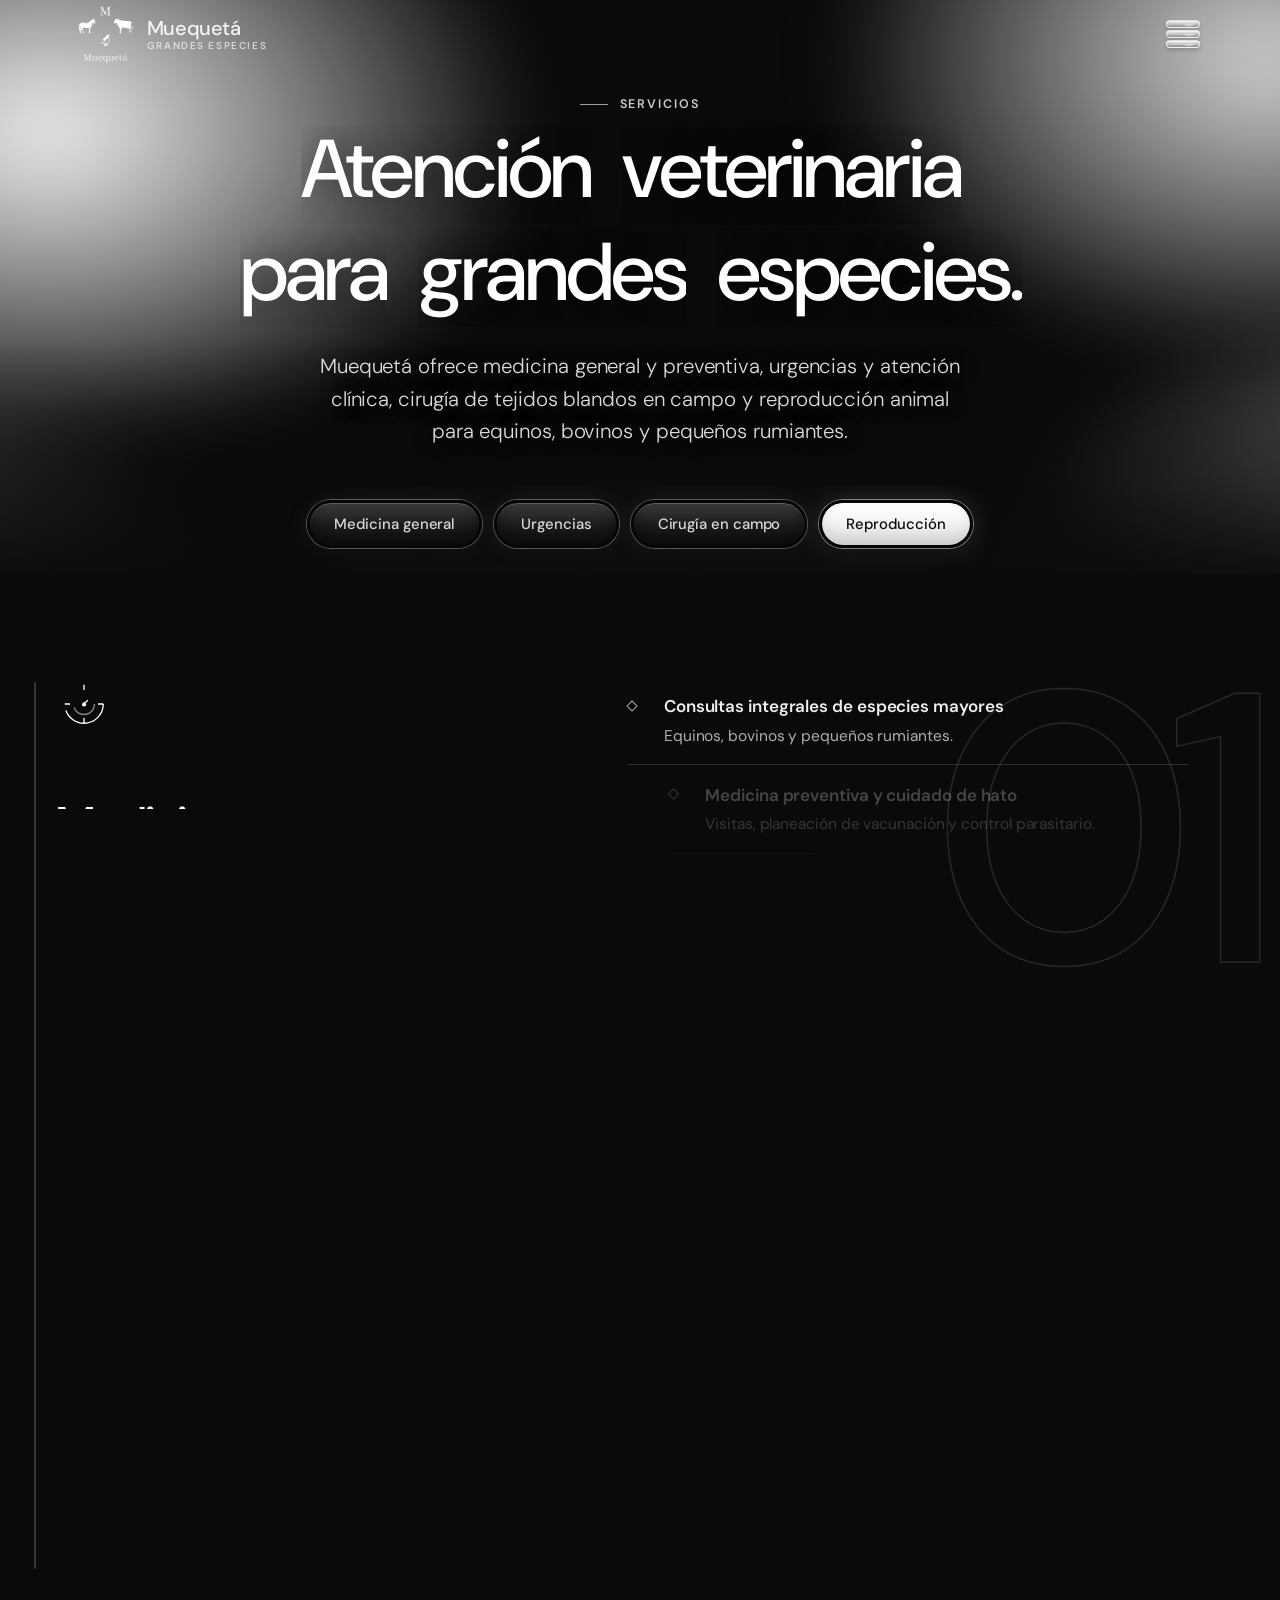
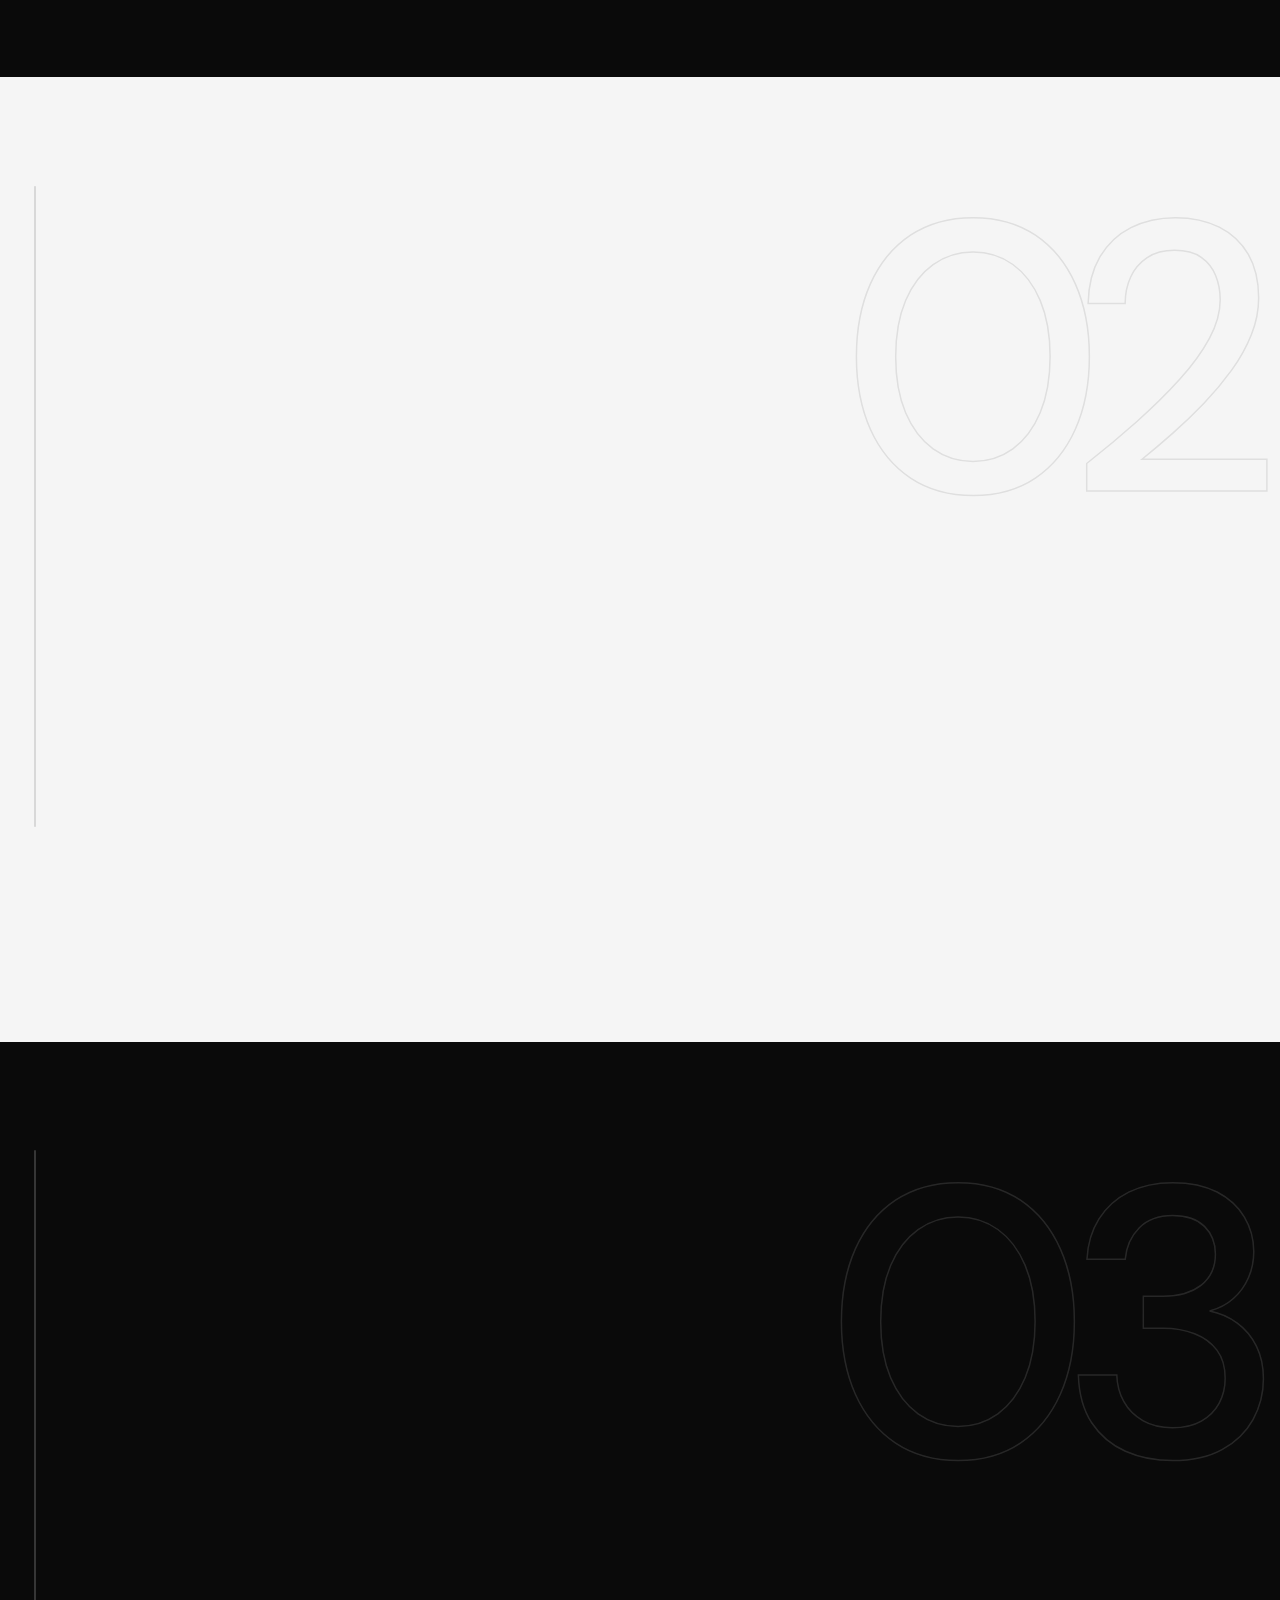
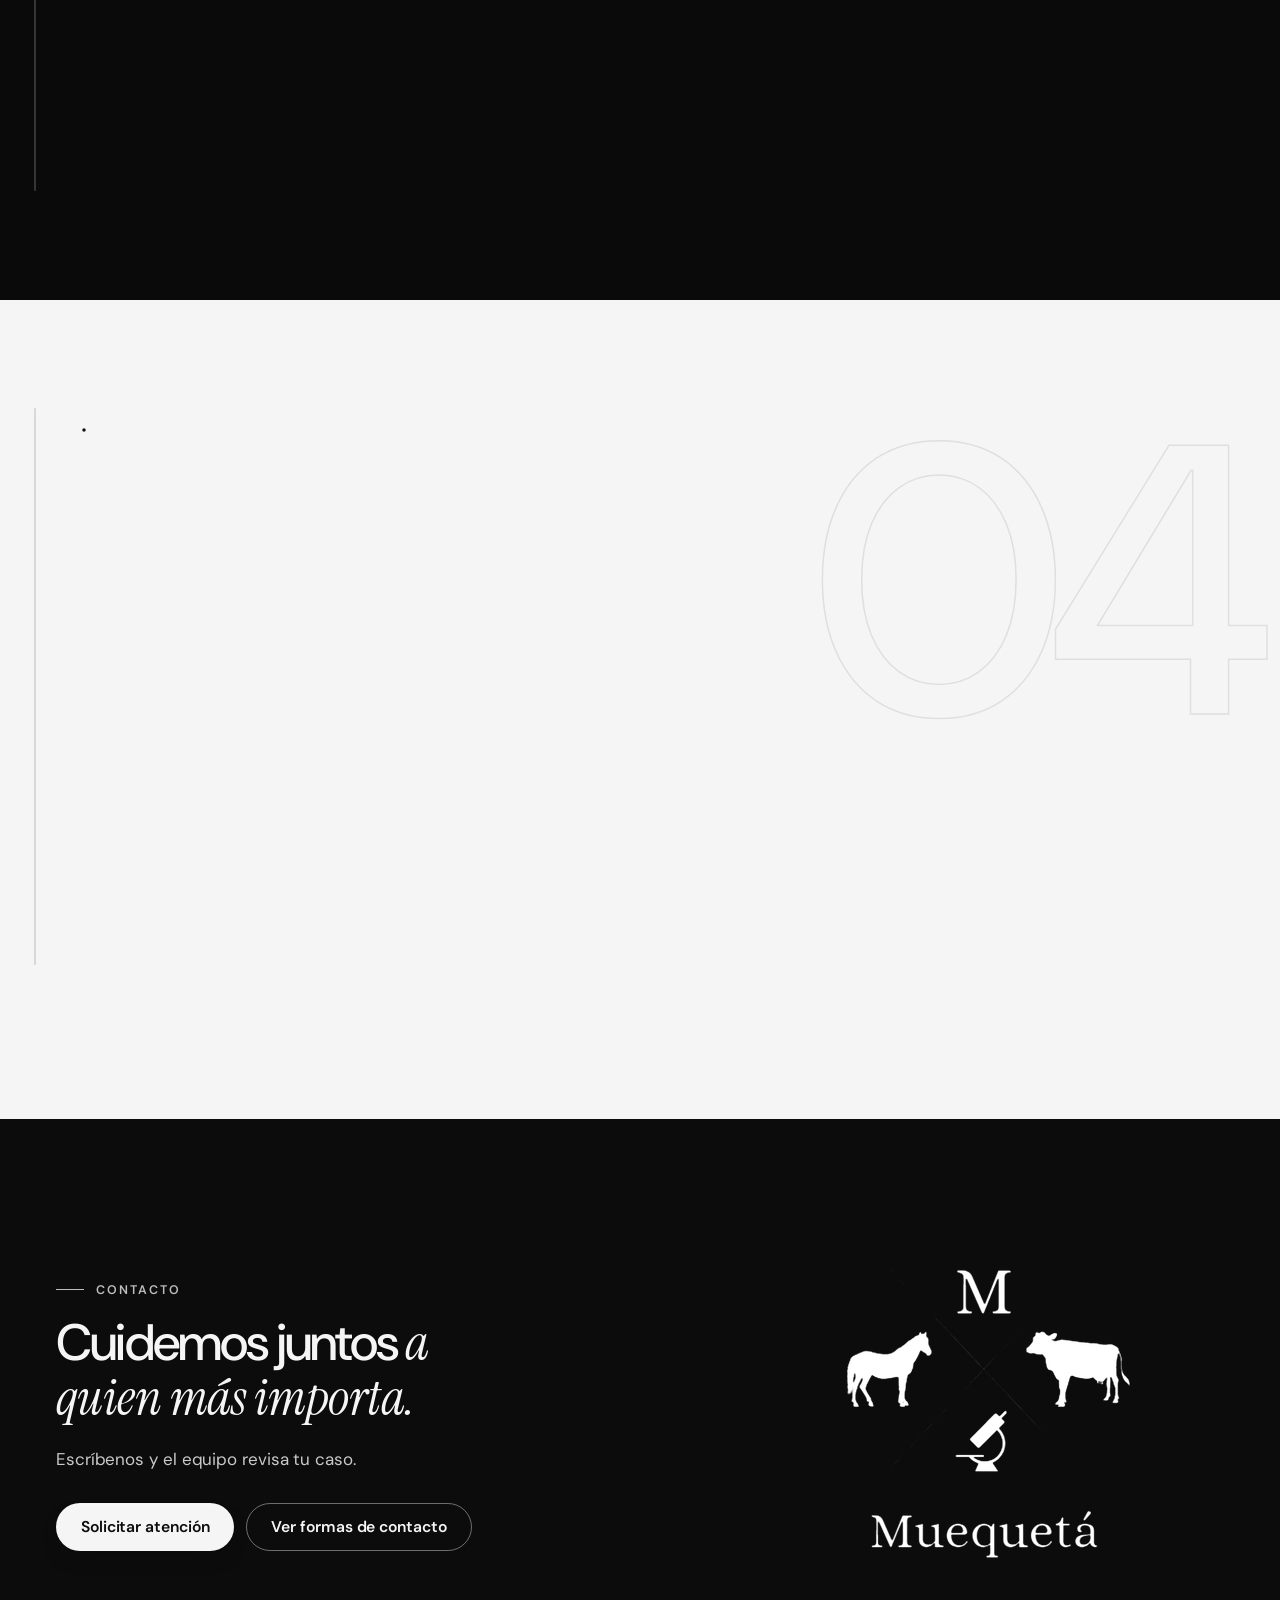
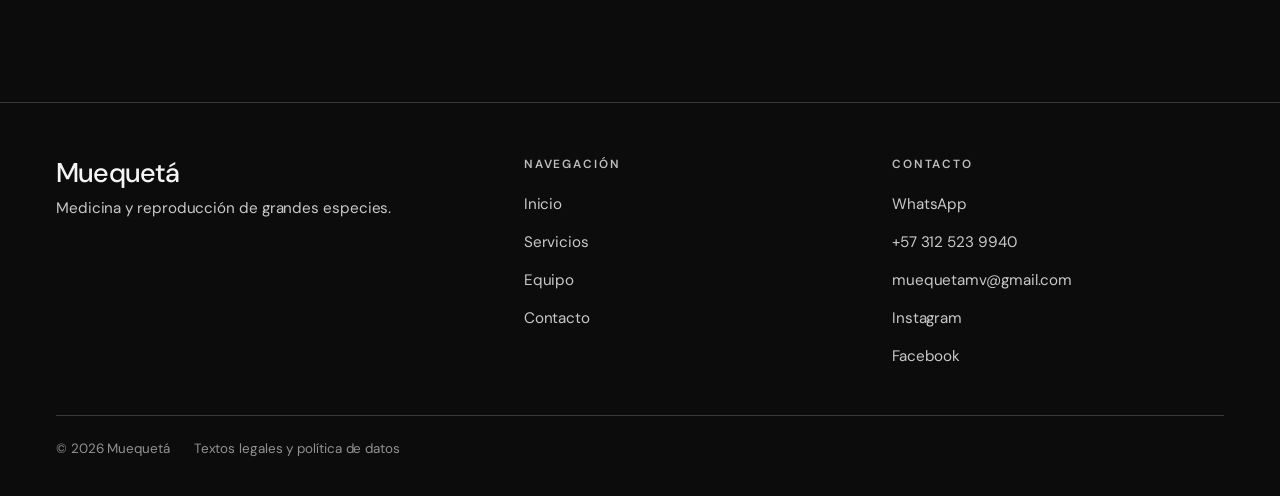
<file: servicios.html>
<!doctype html>
<html lang="es-CO">
<head>
<meta charset="utf-8">
<meta name="viewport" content="width=device-width,initial-scale=1">
<title>Servicios · Muequetá</title>
<meta name="description" content="Medicina general y preventiva, urgencias, cirugía de tejidos blandos en campo y reproducción animal para grandes especies.">
<meta name="robots" content="noindex,nofollow"><!-- quitar al publicar -->
<meta property="og:type" content="website">
<meta property="og:site_name" content="Muequetá">
<meta property="og:locale" content="es_CO">
<meta property="og:title" content="Servicios · Muequetá">
<meta property="og:description" content="Medicina general y preventiva, urgencias, cirugía de tejidos blandos en campo y reproducción animal para grandes especies.">
<meta property="og:url" content="https://muequeta.vercel.app/servicios.html">
<meta property="og:image" content="https://muequeta.vercel.app/og.jpg">
<meta property="og:image:width" content="1200">
<meta property="og:image:height" content="630">
<meta property="og:image:alt" content="Caballo y logotipo de Muequetá, medicina y reproducción de grandes especies">
<meta name="twitter:card" content="summary_large_image">
<meta name="twitter:title" content="Servicios · Muequetá">
<meta name="twitter:description" content="Medicina general y preventiva, urgencias, cirugía de tejidos blandos en campo y reproducción animal para grandes especies.">
<meta name="twitter:image" content="https://muequeta.vercel.app/og.jpg">
<link rel="icon" type="image/png" href="[data-uri]">
<meta name="theme-color" content="#F5F5F5">
<link rel="preconnect" href="https://fonts.googleapis.com">
<link rel="preconnect" href="https://fonts.gstatic.com" crossorigin>
<link href="https://fonts.googleapis.com/css2?family=DM+Sans:opsz,wght@9..40,300;9..40,400;9..40,500;9..40,600&family=Instrument+Serif:ital@1&display=swap" rel="stylesheet">
<style>:root{--ivory:#F5F5F5;--ivory-2:#E8E8E8;--paper:#FFFFFF;--carbon:#0C0C0C;--carbon-2:#1A1A1A;--carbon-3:#2B2B2B;--tierra:#111111;--tierra-d:#000000;--tierra-l:#BDBDBD;--verde:#262626;--verde-l:#9A9A9A;--ink:#0C0C0C;--ink-2:#444444;--ink-3:#666666;--line:rgba(12,12,12,.14);--line-d:rgba(255,255,255,.18);--amber:#F4E2B0;--amber-ink:#5B4300;--font-display:"DM Sans","Helvetica Neue",Arial,sans-serif;--font-accent:"Instrument Serif","Iowan Old Style",Georgia,serif;--font-body:"DM Sans","Helvetica Neue",Arial,sans-serif;--wrap:1200px;--gut:clamp(20px,5vw,56px);--header-h:68px;--ease:cubic-bezier(.22,.7,.2,1);--sh-card:0 1px 0 rgba(255,255,255,.8) inset,0 1px 2px rgba(12,12,12,.06),0 18px 40px -22px rgba(12,12,12,.28);--sh-btn:0 1px 0 rgba(255,255,255,.18) inset,0 1px 2px rgba(12,12,12,.3),0 10px 22px -12px rgba(12,12,12,.5)}*,*::before,*::after{box-sizing:border-box}html{-webkit-text-size-adjust:100%;scroll-behavior:smooth;scroll-padding-top:calc(var(--header-h) + 12px)}body{margin:0;background:var(--ivory);color:var(--ink);font:400 1.0625rem/1.65 var(--font-body);overflow-x:clip;-webkit-font-smoothing:antialiased;text-rendering:optimizeLegibility}img{display:block;max-width:100%;height:auto}a{color:inherit}h1,h2,h3,h4{font-family:var(--font-display);font-weight:400;letter-spacing:-.015em;line-height:1.06;margin:0;text-wrap:balance}h1{font-size:clamp(2.6rem,6.4vw,5.4rem);letter-spacing:-.025em}h2{font-size:clamp(2.05rem,4.4vw,3.5rem)}h3{font-size:clamp(1.45rem,2.4vw,1.9rem);line-height:1.15}p{margin:0;text-wrap:pretty}ul,ol{margin:0;padding:0;list-style:none}.wrap{width:100%;max-width:calc(var(--wrap) + var(--gut)*2);margin-inline:auto;padding-inline:var(--gut)}.sr-only{position:absolute;width:1px;height:1px;overflow:hidden;clip:rect(0 0 0 0);white-space:nowrap}.skip{position:absolute;left:12px;top:-60px;z-index:200;background:var(--carbon);color:var(--ivory);padding:12px 18px;border-radius:10px;text-decoration:none}.skip:focus{top:12px}:focus-visible{outline:3px solid var(--tierra);outline-offset:3px;border-radius:6px}.on-dark :focus-visible,.dark :focus-visible{outline-color:var(--tierra-l)}section{position:relative}.sec{padding-block:clamp(72px,11vw,150px)}.eyebrow{display:inline-flex;align-items:center;gap:12px;font:600 .78rem/1 var(--font-body);letter-spacing:.16em;text-transform:uppercase;color:var(--tierra)}.eyebrow::before{content:"";width:28px;height:1px;background:currentColor}.dark .eyebrow,.on-dark .eyebrow{color:var(--tierra-l)}.lede{font-size:clamp(1.1rem,1.6vw,1.3rem);line-height:1.6;color:var(--ink-2);max-width:60ch}.dark .lede{color:rgba(255,255,255,.78)}.sec-head{display:grid;gap:18px;margin-bottom:clamp(36px,6vw,72px)}.sec-head h2{max-width:20ch}.btn{--bg:var(--carbon);--fg:var(--ivory);display:inline-flex;align-items:center;justify-content:center;gap:10px;min-height:48px;padding:0 24px;border-radius:999px;border:1px solid transparent;background:var(--bg);color:var(--fg);font:600 .98rem/1 var(--font-body);text-decoration:none;cursor:pointer;box-shadow:var(--sh-btn);transition:transform .25s var(--ease),box-shadow .25s var(--ease),background .25s}.btn:hover{transform:translateY(-1px);box-shadow:0 1px 0 rgba(255,255,255,.2) inset,0 2px 4px rgba(12,12,12,.3),0 16px 28px -14px rgba(12,12,12,.55)}.btn:active{transform:translateY(0)}.btn svg{width:18px;height:18px;flex:none}.btn-accent{--bg:var(--tierra);--fg:#fff}.btn-accent:hover{background:var(--tierra-d)}.btn-ghost{--bg:transparent;--fg:var(--ink);border-color:rgba(12,12,12,.28);box-shadow:none}.btn-ghost:hover{background:rgba(12,12,12,.05);box-shadow:none}.btn-light{--bg:var(--ivory);--fg:var(--carbon)}.btn-ghost-light{--bg:transparent;--fg:var(--ivory);border-color:rgba(255,255,255,.4);box-shadow:none}.btn-ghost-light:hover{background:rgba(255,255,255,.1);box-shadow:none}.btn-sm{min-height:44px;padding:0 20px;font-size:.92rem}.btn-row{display:flex;flex-wrap:wrap;gap:12px}.link-arrow{display:inline-flex;align-items:center;gap:8px;font-weight:600;text-decoration:none;color:var(--tierra-d);min-height:44px}.link-arrow::after{content:"→";transition:transform .25s var(--ease)}.link-arrow:hover::after{transform:translateX(4px)}.link-arrow:hover{text-decoration:underline;text-underline-offset:4px}.site-header{position:fixed;inset:0 0 auto 0;z-index:100;height:var(--header-h);transition:background .35s,box-shadow .35s,color .35s;color:var(--ink)}.site-header .bar{height:100%;display:flex;align-items:center;gap:18px}.site-header.is-solid{background:rgba(255,255,255,.88);-webkit-backdrop-filter:saturate(1.4) blur(14px);backdrop-filter:saturate(1.4) blur(14px);box-shadow:0 1px 0 var(--line)}body[data-hero="dark"] .site-header:not(.is-solid){color:var(--ivory)}.brand{display:flex;align-items:center;gap:12px;text-decoration:none;margin-right:auto;min-height:44px}.brand img{width:46px;height:46px;filter:brightness(0) opacity(.9);transition:filter .3s}body[data-hero="dark"] .site-header:not(.is-solid) .brand img{filter:none}.brand-text{font:500 1.35rem/1 var(--font-display);letter-spacing:-.01em;display:grid;gap:3px}.brand-text small{font:600 .62rem/1 var(--font-body);letter-spacing:.16em;text-transform:uppercase;opacity:.72}.nav{display:flex;gap:4px}.nav a{display:inline-flex;align-items:center;min-height:44px;padding:0 14px;border-radius:999px;text-decoration:none;font-weight:500;font-size:.95rem;position:relative}.nav a::after{content:"";position:absolute;left:14px;right:14px;bottom:8px;height:1px;background:currentColor;transform:scaleX(0);transform-origin:left;transition:transform .3s var(--ease)}.nav a:hover::after,.nav a[aria-current="page"]::after{transform:scaleX(1)}.menu-btn{display:none;width:48px;height:48px;border:0;background:transparent;color:inherit;border-radius:50%;cursor:pointer;position:relative}.menu-btn i,.menu-btn i::before{position:absolute;left:14px;right:14px;height:2px;background:currentColor;border-radius:2px;transition:transform .3s var(--ease)}.menu-btn i{top:23px}.menu-btn i::before{content:"";left:0;right:0;top:-6px;box-shadow:0 12px 0 currentColor}.menu-btn[aria-expanded="true"] i{transform:rotate(45deg)}.menu-btn[aria-expanded="true"] i::before{transform:translateY(6px) rotate(90deg);box-shadow:none}@media (max-width:860px){.menu-btn{display:block;margin-right:-8px}.nav{position:fixed;inset:var(--header-h) 0 auto 0;flex-direction:column;gap:0;background:var(--ivory);padding:12px var(--gut) 28px;box-shadow:0 24px 40px -20px rgba(12,12,12,.4);transform:translateY(-8px);opacity:0;visibility:hidden;transition:opacity .25s,transform .3s var(--ease),visibility .25s;color:var(--ink)}.nav.open{opacity:1;transform:none;visibility:visible}.nav a{min-height:56px;font:400 1.6rem/1 var(--font-display);border-bottom:1px solid var(--line);border-radius:0;padding:0}.nav a::after{display:none}.site-header .btn-sm{padding:0 16px;font-size:.86rem}.brand-text small{display:none}}@media (max-width:420px){.brand-text{display:none}}.hero{position:relative;height:100svh;min-height:560px;background:#111;color:#fff;overflow:hidden}.hero-wrap{position:relative;z-index:1}@media (prefers-reduced-motion:no-preference){.js .hero-wrap{margin-bottom:-20svh}}.js .hero{position:sticky;top:0}.hero-dim{position:absolute;inset:0;z-index:1;background:#000;opacity:var(--dim,0);pointer-events:none}@media (prefers-reduced-motion:no-preference){.js .hero-wrap{height:122svh}}.hero-img{position:absolute;inset:0;width:100%;height:100%;object-fit:cover;object-position:28% 40%;transform:scale(calc(1 + var(--hp,0)*.08))}.hero::after{content:"";position:absolute;inset:0;background:radial-gradient(75% 65% at 50% 50%,rgba(8,8,8,.68),rgba(8,8,8,.5)),linear-gradient(0deg,rgba(8,8,8,.7),rgba(8,8,8,0) 40%);pointer-events:none}.hero-copy{position:relative;z-index:2;height:100%;display:grid;place-content:center;justify-items:center;text-align:center;gap:22px;padding:calc(var(--header-h) + 24px) var(--gut) 72px;opacity:calc(1 - var(--hp,0)*1.3);transform:translateY(calc(var(--hp,0)*-40px))}.hero-kicker{font:600 .8rem/1.4 var(--font-body);letter-spacing:.2em;text-transform:uppercase;color:rgba(255,255,255,.8)}.hero h1{font-size:clamp(2.6rem,7.2vw,6.2rem);line-height:1.02;letter-spacing:-.03em;text-shadow:0 2px 30px rgba(0,0,0,.35)}.hero h1 em{font-style:italic;color:#d8d8d8}.hero-lede{font-size:clamp(1.05rem,1.6vw,1.3rem);color:rgba(255,255,255,.88);max-width:46ch;margin-top:6px}.hero-meta{display:flex;flex-wrap:wrap;justify-content:center;gap:8px 26px;font-size:.84rem;letter-spacing:.08em;color:rgba(255,255,255,.7);padding-top:18px;border-top:1px solid var(--line-d);margin-top:10px}.hero .photo-flag{left:auto!important;right:16px;top:auto!important;bottom:16px!important}.rise{display:block;overflow:hidden;padding-bottom:.14em;margin-bottom:-.14em}.rise>span{display:block}@media (prefers-reduced-motion:no-preference){.js .rise>span{transform:translateY(118%);opacity:0;transition:transform 1.15s var(--ease),opacity 1s var(--ease);transition-delay:calc(var(--k,0)*.15s + .3s)}.js.ready .rise>span{transform:none;opacity:1}.js .rise-fade{opacity:0;transform:translateY(20px);transition:opacity 1s var(--ease),transform 1.1s var(--ease);transition-delay:calc(var(--k,0)*.15s + .3s)}.js.ready .rise-fade{opacity:1;transform:none}}main>section:not(.hero){position:relative;z-index:2}.enfoque{background:#000;color:#fff;padding-block:clamp(28px,4vw,48px) clamp(70px,9vw,120px)}.enf-head{display:grid;gap:20px;margin-bottom:clamp(40px,7vw,90px);max-width:880px}.enf-head h2{font-size:clamp(2.2rem,5vw,4.2rem);max-width:18ch}.stack{position:relative}.scard{--top:calc(var(--header-h) + 22px + var(--i)*26px);position:sticky;top:var(--top);transform-origin:50% 0;min-height:min(60svh,480px);margin-bottom:20svh;border-radius:30px;padding:clamp(26px,4vw,52px);display:grid;grid-template-rows:auto auto 1fr;gap:22px;align-content:start;border:1px solid rgba(255,255,255,.1);box-shadow:0 -12px 40px -18px rgba(0,0,0,.8);will-change:transform;overflow:hidden}.scard:nth-child(1){background:#1a1a1a}.scard:nth-child(2){background:#262626}.scard:nth-child(3){background:#333;margin-bottom:14svh}.scard::after{content:"";position:absolute;inset:0;background:#000;opacity:var(--dim,0);pointer-events:none;border-radius:inherit}.scard h3{font-size:clamp(2.6rem,7vw,5.6rem);line-height:.98;letter-spacing:-.03em}.scard h3 span{display:block;color:rgba(255,255,255,.5)}.tags{display:flex;flex-wrap:wrap;gap:8px}.tags li{font-size:.84rem;padding:7px 15px;border-radius:999px;border:1px solid rgba(255,255,255,.22);color:rgba(255,255,255,.85)}.scard p{display:flex;gap:14px;align-items:flex-start;max-width:58ch;color:rgba(255,255,255,.78);align-self:end}.scard p::before{content:"✳";flex:none;color:#fff;line-height:1.5}@media (prefers-reduced-motion:reduce){.scard{position:static;margin-bottom:16px;min-height:0}.scard::after{display:none}}.species{background:#000;color:#fff;border-radius:36px 36px 0 0;margin-top:-36px;z-index:3!important}.species-pin{position:relative;height:540svh}.sp-stage{position:sticky;top:0;height:100svh;overflow:hidden}.sp-title{position:absolute;z-index:3;left:var(--gut);top:calc(var(--header-h) + 22px);font:600 .78rem/1.3 var(--font-body);letter-spacing:.18em;text-transform:uppercase;color:rgba(255,255,255,.65);max-width:calc(100% - var(--gut)*2)}.sp-copy{position:absolute;z-index:3;left:var(--gut);top:50%;transform:translateY(-50%);width:min(46vw,620px);height:60svh}.sp-slide{position:absolute;left:0;right:0;top:50%;display:grid;gap:18px;transform:translateY(-38%);opacity:0;pointer-events:none;transition:opacity .6s var(--ease),transform .9s var(--ease)}.sp-slide.is-active{opacity:1;transform:translateY(-50%);pointer-events:auto}.sp-slide.is-past{transform:translateY(-62%)}.sp-label{font:500 1rem/1.4 var(--font-body);color:rgba(255,255,255,.55)}.sp-slide h3{font-size:clamp(2.1rem,4.4vw,4.1rem);line-height:1.04;letter-spacing:-.025em;max-width:15ch}.sp-slide[data-i="0"] h3{font-size:clamp(2.4rem,5.2vw,4.8rem)}.sp-slide p{color:rgba(255,255,255,.72);max-width:40ch}.orb{position:absolute;z-index:1;right:calc(min(92svh,62vw)*-.22);top:50%;width:min(92svh,62vw);aspect-ratio:1;transform:translateY(-50%);border-radius:50%;overflow:hidden;background:#111;box-shadow:inset 0 0 0 1px rgba(255,255,255,.18),0 0 140px rgba(255,255,255,.07)}.orb-ring{position:absolute;inset:0;z-index:4;border-radius:50%;pointer-events:none;box-shadow:inset 0 0 60px rgba(255,255,255,.14),inset 0 0 0 6px rgba(255,255,255,.07);background:radial-gradient(circle at 28% 20%,rgba(255,255,255,.2),transparent 40%)}.orb-layer{position:absolute;inset:0;opacity:0;transform:scale(1.16) rotate(-7deg);filter:blur(14px);transition:opacity .8s var(--ease),transform 1.2s var(--ease),filter .9s var(--ease)}.orb-layer.is-active{opacity:1;transform:none;filter:none}.orb-layer.is-past{transform:scale(.9) rotate(5deg)}.orb-layer>img:not(.sil){width:100%;height:100%;object-fit:cover}.plate{display:grid;place-items:center;background:radial-gradient(100% 100% at 30% 20%,#2e2e2e,#0d0d0d);padding:0 22% 0 12%;text-align:center}.plate .rings{position:absolute;inset:0;width:100%;height:100%;opacity:.5}.plate-inner{position:relative;display:grid;gap:18px;justify-items:center;max-width:34ch}.plate img.sil{width:min(70%,360px);filter:drop-shadow(0 20px 30px rgba(0,0,0,.4))}.need{display:grid;gap:8px;border:1px dashed rgba(255,255,255,.4);border-radius:16px;padding:14px 18px;font-size:.86rem;line-height:1.5;color:rgba(255,255,255,.85);text-align:left}.need b{display:block;font:600 .68rem/1 var(--font-body);letter-spacing:.16em;text-transform:uppercase;color:#bdbdbd;margin-bottom:2px}.bars{position:absolute;z-index:4;left:var(--gut);right:var(--gut);bottom:34px;display:flex;gap:clamp(10px,2vw,24px)}.bar{flex:1;height:30px;padding:0;border:0;background:transparent;cursor:pointer;position:relative}.bar i{position:absolute;left:0;right:0;top:14px;height:2px;background:rgba(255,255,255,.22);overflow:hidden}.bar i::after{content:"";position:absolute;inset:0;background:#fff;transform:scaleX(var(--f,0));transform-origin:left}.species-fallback,.species-steps{display:none}html:not(.js) .sp-stage,html:not(.js) .species-pin{display:none}html:not(.js) .species-fallback{display:block;padding-block:80px}@media (max-width:859px){.species{border-radius:28px 28px 0 0}.sp-copy{left:0;right:0;top:auto;bottom:70px;transform:none;width:auto;height:36svh;padding-inline:var(--gut)}.sp-slide{left:var(--gut);right:var(--gut)}.sp-slide h3,.sp-slide[data-i="0"] h3{font-size:clamp(1.7rem,7.4vw,2.4rem);max-width:none}.sp-slide p{font-size:.96rem}.orb{right:50%;top:calc(var(--header-h) + 56px);transform:translateX(50%);width:min(78vw,40svh)}.plate{padding:0 10%}.plate .need{display:none}.sp-title{font-size:.7rem}}@media (prefers-reduced-motion:reduce){.species-pin{display:none}.species-fallback{display:block;padding-block:80px}}.species-steps{gap:22px}.species-fallback .species-steps{display:grid}html:not(.js) .species-fallback .species-steps{display:grid}.step{background:#161616;border-radius:24px;overflow:hidden;border:1px solid rgba(255,255,255,.12);color:#fff}.step-fig{display:block;position:relative;aspect-ratio:4/3;background:#000;overflow:hidden;margin:0}.step[data-i="0"] .step-fig{aspect-ratio:4/5}.step-fig img:not(.sil){width:100%;height:100%;object-fit:cover}.step-fig .plate{position:absolute;inset:0;padding:20px}.step-fig .plate img.sil{width:min(50%,220px)}.step-copy{display:grid;gap:12px;padding:22px 22px 28px}.step .num{font:600 .8rem/1 var(--font-body);letter-spacing:.16em;color:#bdbdbd}.step p{color:rgba(255,255,255,.75)}.step .lede{color:#fff}.species-fallback .species-steps{display:grid}.wave{background:#000}.wave-stage{position:relative;overflow:hidden;background:#000}.wave-dark{position:relative;background:#000;color:#fff;padding-block:clamp(90px,14vw,170px)}.wave-msg{position:relative;z-index:3;display:grid;gap:22px;justify-items:center;text-align:center;max-width:820px;margin-inline:auto;padding-inline:var(--gut)}.wave-msg h2{font-size:clamp(2.2rem,5.4vw,4.4rem);max-width:16ch}.wave-msg p{color:rgba(255,255,255,.78);max-width:46ch}.wave-halo,.wave-light{display:none}@media (prefers-reduced-motion:no-preference){.js .wave{height:210vh}.js .wave-stage{position:sticky;top:0;height:100svh;display:grid;place-items:center}.js .wave-dark{position:absolute;inset:0;padding:0;display:grid;place-items:center}.js .wl{will-change:transform,opacity}.js .wave-halo{display:block;position:absolute;inset:0;z-index:4;pointer-events:none;--r:0px;--rx:0px;background:radial-gradient(ellipse var(--rx) var(--r) at 50% 100%,#f5f5f5 0,#f5f5f5 66%,rgba(236,236,236,.82) 76%,rgba(170,170,170,.5) 86%,rgba(70,70,70,.22) 94%,rgba(0,0,0,0) 100%)}.js .wave-light{display:block;position:absolute;inset:0;z-index:5;background:#f5f5f5;opacity:0;pointer-events:none}}@media (prefers-reduced-motion:no-preference) and (max-width:700px){.js .wave{height:190vh}}.cross{display:none}.servicios-home{background:var(--ivory)}.cards{display:grid;grid-template-columns:repeat(2,minmax(0,1fr));gap:clamp(16px,2.4vw,28px)}.card{position:relative;display:grid;align-content:start;gap:16px;background:var(--paper);border:1px solid var(--line);border-radius:26px;padding:clamp(24px,3vw,38px);box-shadow:var(--sh-card);transition:transform .4s var(--ease),box-shadow .4s}.card:hover{transform:translateY(-3px)}.card::before,.card::after{content:"";position:absolute;width:14px;height:14px;border:1px solid var(--tierra);opacity:.55}.card::before{top:14px;right:14px;border-width:1px 1px 0 0}.card::after{bottom:14px;left:14px;border-width:0 0 1px 1px}.card .glyph{width:64px;height:64px;color:var(--tierra)}.card h3{font-size:clamp(1.6rem,2.6vw,2.1rem)}.card .benefit{color:var(--ink-2)}.chips{display:flex;flex-wrap:wrap;gap:8px}.chips li{font-size:.84rem;padding:7px 13px;border-radius:999px;background:var(--ivory-2);color:var(--ink-2);border:1px solid var(--line)}@media (max-width:760px){.cards{grid-template-columns:1fr}}.equipo-home{background:var(--ivory-2)}.team{display:grid;grid-template-columns:repeat(2,minmax(0,1fr));gap:clamp(18px,3vw,36px)}.person{background:var(--paper);border-radius:28px;overflow:hidden;box-shadow:var(--sh-card);border:1px solid var(--line);display:grid;grid-template-rows:auto 1fr}.person figure{margin:0;position:relative;aspect-ratio:4/3.4;background:var(--ivory-2);overflow:hidden}.person figure img{width:100%;height:100%;object-fit:cover}.person-body{padding:clamp(22px,3vw,34px);display:grid;gap:12px;align-content:start}.person h3{font-size:clamp(1.7rem,2.8vw,2.2rem)}.person .role{font:600 .8rem/1.4 var(--font-body);letter-spacing:.1em;text-transform:uppercase;color:var(--tierra-d)}.person p{color:var(--ink-2);font-size:1rem}.exp{display:grid;gap:0;margin-top:6px;border-top:1px solid var(--line)}.exp li{padding:11px 0 11px 22px;border-bottom:1px solid var(--line);position:relative;font-size:.96rem;color:var(--ink-2)}.exp li::before{content:"";position:absolute;left:2px;top:1.15em;width:7px;height:7px;border:1px solid var(--tierra);transform:rotate(45deg)}@media (max-width:760px){.team{grid-template-columns:1fr}}.zonas{background:var(--ivory)}.zonas-grid{display:grid;grid-template-columns:1fr 1.1fr;gap:clamp(30px,6vw,90px);align-items:center}.zone-list{display:grid;gap:0;border-top:1px solid var(--line);margin:28px 0}.zone-list li{display:flex;justify-content:space-between;gap:16px;padding:16px 0;border-bottom:1px solid var(--line);font:400 1.5rem/1.1 var(--font-display)}.zone-list li span{font:600 .78rem/1.6 var(--font-body);letter-spacing:.1em;text-transform:uppercase;color:var(--ink-3)}.zone-fig{background:var(--paper);border:1px solid var(--line);border-radius:28px;box-shadow:var(--sh-card);padding:clamp(12px,2vw,24px)}.zone-fig svg{width:100%;height:auto}.note{font-size:.92rem;color:var(--ink-3);border-left:2px solid var(--tierra);padding-left:14px}@media (max-width:860px){.zonas-grid{grid-template-columns:1fr}}.cierre{background:var(--carbon);color:var(--ivory);overflow:hidden}.cierre .grid{display:grid;grid-template-columns:1.3fr 1fr;gap:clamp(30px,6vw,90px);align-items:center}.cierre h2{max-width:14ch}.cierre-logo{width:min(300px,70%);justify-self:center;opacity:.95}.cierre p{color:rgba(255,255,255,.78);max-width:46ch;margin-block:20px 30px}@media (max-width:860px){.cierre .grid{grid-template-columns:1fr}.cierre-logo{justify-self:start;width:170px;order:-1}}.site-footer{background:var(--carbon);color:rgba(255,255,255,.78);border-top:1px solid var(--line-d);padding-block:56px 36px;font-size:.95rem}.foot{display:grid;grid-template-columns:1.3fr 1fr 1fr;gap:36px}.foot h4{font:600 .74rem/1 var(--font-body);letter-spacing:.16em;text-transform:uppercase;color:var(--tierra-l);margin-bottom:16px}.foot ul{display:grid;gap:2px}.foot a{display:inline-flex;min-height:36px;align-items:center;text-decoration:none}.foot a:hover{color:#fff;text-decoration:underline;text-underline-offset:4px}.foot .brand-line{font:400 1.7rem/1 var(--font-display);color:var(--ivory);margin-bottom:10px}.legal{margin-top:40px;padding-top:22px;border-top:1px solid var(--line-d);display:flex;flex-wrap:wrap;gap:8px 24px;font-size:.84rem;color:rgba(255,255,255,.55)}@media (max-width:760px){.foot{grid-template-columns:1fr}}.page-hero{padding:calc(var(--header-h) + clamp(56px,9vw,120px)) 0 clamp(40px,6vw,80px);background:var(--ivory)}.page-hero h1{font-size:clamp(2.5rem,6vw,4.9rem);max-width:15ch;margin-top:20px}.page-hero .lede{margin-top:24px}.svc{padding-block:clamp(56px,8vw,110px);border-top:1px solid var(--line)}.svc:nth-of-type(even){background:var(--ivory-2)}.svc-grid{display:grid;grid-template-columns:minmax(0,.9fr) minmax(0,1.1fr);gap:clamp(30px,6vw,90px);align-items:start}.svc-head{display:grid;gap:18px;position:sticky;top:calc(var(--header-h) + 28px)}.svc-head .glyph{width:56px;height:56px;color:var(--tierra)}.svc-head h2{font-size:clamp(2rem,3.8vw,3.1rem)}.svc-photo{margin:6px 0 0;border-radius:22px;overflow:hidden;box-shadow:var(--sh-card);aspect-ratio:4/3;background:var(--carbon)}.svc-photo img{width:100%;height:100%;object-fit:cover}.svc-photo.tall{aspect-ratio:4/5}.svc-list{display:grid;border-top:1px solid var(--line)}.svc-list li{display:grid;grid-template-columns:22px 1fr;gap:14px;padding:16px 0;border-bottom:1px solid var(--line)}.svc-list li::before{content:"";width:8px;height:8px;margin-top:.55em;border:1px solid var(--tierra);transform:rotate(45deg)}.svc-list b{font-weight:600;display:block}.svc-list span{color:var(--ink-2);font-size:.97rem}.svc-note{margin-top:22px;padding:18px 20px;border-radius:16px;background:var(--paper);border:1px solid var(--line);font-size:.96rem;color:var(--ink-2)}.svc .btn-row{margin-top:26px}.urgent{margin-top:26px;display:grid;gap:14px;padding:24px;border-radius:22px;background:var(--carbon);color:var(--ivory);box-shadow:0 30px 50px -30px rgba(12,12,12,.6)}.urgent strong{font:400 1.5rem/1.15 var(--font-display)}.urgent p{color:rgba(255,255,255,.78);font-size:.96rem}.index-nav{position:sticky;top:var(--header-h);z-index:50;background:rgba(255,255,255,.92);-webkit-backdrop-filter:blur(12px);backdrop-filter:blur(12px);border-bottom:1px solid var(--line)}.index-nav ul{display:flex;gap:6px;overflow-x:auto;padding-block:8px;scrollbar-width:none}.index-nav a{display:inline-flex;align-items:center;min-height:44px;padding:0 16px;border-radius:999px;text-decoration:none;font-weight:500;font-size:.93rem;white-space:nowrap;border:1px solid transparent}.index-nav a:hover{border-color:var(--line);background:var(--paper)}.index-nav a.on{background:var(--carbon);color:var(--ivory)}@media (max-width:860px){.svc-grid{grid-template-columns:1fr}.svc-head{position:static}}.profile{display:grid;grid-template-columns:minmax(0,.9fr) minmax(0,1.1fr);gap:clamp(28px,6vw,90px);align-items:center;padding-block:clamp(40px,6vw,80px)}.profile:nth-of-type(even) figure{order:2}.profile figure{margin:0;border-radius:28px;overflow:hidden;box-shadow:var(--sh-card);aspect-ratio:4/4.2;background:var(--ivory-2)}.profile figure img{width:100%;height:100%;object-fit:cover}.profile .person-body{padding:0}.values{display:grid;grid-template-columns:repeat(3,minmax(0,1fr));gap:clamp(16px,2.4vw,28px)}.value{padding:28px;border-radius:24px;background:var(--paper);border:1px solid var(--line);box-shadow:var(--sh-card);display:grid;gap:12px}.value svg{width:44px;height:44px;color:var(--tierra)}.value p{color:var(--ink-2);font-size:1rem}@media (max-width:860px){.profile,.values{grid-template-columns:1fr}.profile:nth-of-type(even) figure{order:0}}.contact-grid{display:grid;grid-template-columns:minmax(0,1fr) minmax(0,1.05fr);gap:clamp(30px,6vw,90px);align-items:start;padding-bottom:clamp(60px,9vw,120px)}.channels{display:grid;gap:14px}.ch{display:flex;align-items:center;gap:16px;padding:18px 20px;border-radius:20px;background:var(--paper);border:1px solid var(--line);box-shadow:var(--sh-card);text-decoration:none;min-height:72px}.ch svg{width:28px;height:28px;color:var(--tierra);flex:none}.ch>span:not(.pend){flex:1 1 150px;min-width:0}.ch{flex-wrap:wrap}.ch .pend{margin-left:auto}.ch small{display:block;font:600 .72rem/1 var(--font-body);letter-spacing:.14em;text-transform:uppercase;color:var(--ink-3);margin-bottom:5px}.ch strong{font-weight:600;overflow-wrap:anywhere}.ch.wa{background:var(--verde);color:#fff;border-color:transparent}.ch.wa svg,.ch.wa small{color:rgba(255,255,255,.82)}.steps{counter-reset:s;display:grid;gap:0;border-top:1px solid var(--line);margin-top:8px}.steps li{counter-increment:s;display:grid;grid-template-columns:44px 1fr;gap:12px;padding:16px 0;border-bottom:1px solid var(--line);color:var(--ink-2)}.steps li::before{content:counter(s,decimal-leading-zero);font:italic 400 1.4rem/1.2 var(--font-display);color:var(--tierra)}.form{display:grid;gap:18px;background:var(--paper);border:1px solid var(--line);border-radius:28px;padding:clamp(22px,3.4vw,40px);box-shadow:var(--sh-card)}.field{display:grid;gap:8px}.field label{font-weight:600;font-size:.94rem}.field .hint{font-weight:400;color:var(--ink-3)}.field input,.field select,.field textarea{width:100%;font:inherit;color:var(--ink);background:var(--ivory);border:1px solid rgba(12,12,12,.28);border-radius:14px;padding:13px 16px;min-height:50px;box-shadow:0 1px 2px rgba(12,12,12,.06) inset}.field textarea{min-height:130px;resize:vertical}.field input:focus,.field select:focus,.field textarea:focus{outline:3px solid var(--tierra);outline-offset:1px;border-color:var(--tierra)}.form-status{font-size:.95rem;padding:14px 16px;border-radius:14px;background:var(--ivory-2);display:none}.form-status.show{display:block}.fine{font-size:.85rem;color:var(--ink-3)}@media (max-width:860px){.contact-grid{grid-template-columns:1fr}}.pend{display:none}html.revision .pend{display:inline-flex;align-items:center;gap:6px;vertical-align:middle;margin-left:8px;padding:3px 9px;border-radius:999px;background:var(--amber);color:var(--amber-ink);font:700 .64rem/1.3 var(--font-body);letter-spacing:.08em;text-transform:uppercase;border:1px solid #d9bb6a;white-space:nowrap}html.revision .pend::before{content:"!";font-weight:800}html:not(.revision) [data-confirmar]:not(.ok){display:none!important}html.revision [data-confirmar]:not(.ok){outline:1px dashed #cda43a;outline-offset:6px;border-radius:8px}.photo-flag{display:none}html.revision .photo-flag{display:block;position:absolute;z-index:6;left:12px;top:12px;max-width:calc(100% - 24px);padding:5px 10px;border-radius:8px;background:var(--amber);color:var(--amber-ink);font:700 .64rem/1.3 var(--font-body);letter-spacing:.06em;text-transform:uppercase}.rev-btn{position:fixed;z-index:150;left:14px;bottom:76px;display:inline-flex;align-items:center;gap:8px;min-height:44px;padding:0 16px;border-radius:999px;border:1px solid #d9bb6a;background:var(--amber);color:var(--amber-ink);font:700 .82rem/1 var(--font-body);cursor:pointer;box-shadow:0 10px 24px -10px rgba(0,0,0,.4)}.rev-panel{position:fixed;z-index:160;left:14px;bottom:130px;width:min(420px,calc(100vw - 28px));max-height:min(72svh,640px);overflow:auto;background:var(--paper);color:var(--ink);border:1px solid var(--line);border-radius:22px;box-shadow:0 30px 70px -20px rgba(0,0,0,.5);padding:20px;display:none}.rev-panel.open{display:block}.rev-panel h2{font-size:1.5rem;margin-bottom:6px}.rev-panel p{font-size:.88rem;color:var(--ink-3);margin-bottom:12px}.rev-panel ol{display:grid;gap:0;counter-reset:r;border-top:1px solid var(--line)}.rev-panel li{counter-increment:r;padding:10px 0 10px 30px;border-bottom:1px solid var(--line);position:relative;font-size:.9rem;line-height:1.45}.rev-panel li::before{content:counter(r);position:absolute;left:0;top:10px;width:22px;height:22px;border-radius:50%;background:var(--ivory-2);display:grid;place-items:center;font:700 .7rem/1 var(--font-body)}.rev-panel li b{display:block}.rev-panel li em{font-style:normal;color:var(--ink-3)}.rev-toggle{display:flex;align-items:center;gap:10px;margin-top:14px;font-size:.88rem;min-height:44px}.rev-toggle input{width:20px;height:20px}@media (prefers-reduced-motion:no-preference){.js .rv{opacity:0;transform:translateY(26px);transition:opacity .9s var(--ease),transform 1s var(--ease);transition-delay:var(--d,0s)}.js .rv.in{opacity:1;transform:none}}@media (prefers-reduced-motion:reduce){html{scroll-behavior:auto}*,*::before,*::after{transition-duration:.01ms!important;animation-duration:.01ms!important}.species-stage{display:none}.species-grid{grid-template-columns:1fr}.step,.step[data-i="0"]{min-height:0;display:block;background:var(--paper);border-radius:24px;overflow:hidden;box-shadow:var(--sh-card)}.species-steps{gap:22px}.step-fig{display:block;position:relative;aspect-ratio:4/3;background:var(--carbon);overflow:hidden}.step[data-i="0"] .step-fig{aspect-ratio:4/5}.step-fig .plate{position:absolute;inset:0;padding:20px}.step-fig .plate img.sil{width:min(50%,220px)}.step-copy{opacity:1;transform:none;padding:22px 22px 28px}}html:not(.revision) [data-ct]:not(.ok){display:none}a[data-ct]:not([href]){cursor:default}body[data-hero="dark"] .site-header:not(.is-solid) .btn-accent{--bg:#fff;--fg:#0c0c0c}.btn-accent:hover{background:#000}.orb .photo-flag{display:none!important}.plate-name{font:400 clamp(1.5rem,2.6vw,2.3rem)/1 var(--font-display)}.site-header .wrap{max-width:none;padding-inline:clamp(28px,6vw,88px)}.brand img{width:58px;height:58px}@media (max-width:860px){.site-header .wrap{padding-inline:24px}.brand img{width:52px;height:52px}}.menu-btn{display:block;width:60px;height:60px;margin-right:-10px;border:0;background:transparent;border-radius:16px;cursor:pointer;position:relative;color:inherit;--g1:#e6e6e6;--g2:#cfcfcf;--g3:#a6a6a6;--edge:rgba(255,255,255,.6);--glow:rgba(255,255,255,.18);--hi:rgba(255,255,255,.6)}.site-header.is-solid .menu-btn{--g1:#5a5a5a;--g2:#161616;--g3:#000;--edge:rgba(255,255,255,.35);--glow:rgba(0,0,0,.14);--hi:rgba(255,255,255,.55)}.menu-btn i{position:absolute;left:13px;right:13px;top:auto;height:8px;border-radius:999px;background:linear-gradient(180deg,var(--g1) 0,var(--g2) 55%,var(--g3) 100%);border:1px solid var(--edge);box-shadow:inset 0 1px 0 var(--hi),inset 0 -2px 3px rgba(0,0,0,.18),0 0 12px var(--glow),0 2px 5px rgba(0,0,0,.25);transition:transform .45s var(--ease),opacity .3s,top .45s var(--ease);overflow:hidden}.menu-btn i::before{content:"";position:absolute;right:4px;bottom:0;width:38%;height:60%;border-radius:50%;background:radial-gradient(closest-side,var(--hi),transparent);box-shadow:none;left:auto;top:auto;transform:none}.menu-btn i:nth-of-type(1){top:16px}.menu-btn i:nth-of-type(2){top:26px}.menu-btn i:nth-of-type(3){top:36px}.menu-btn[aria-expanded="true"] i:nth-of-type(1){top:26px;transform:rotate(45deg)}.menu-btn[aria-expanded="true"] i:nth-of-type(2){opacity:0}.menu-btn[aria-expanded="true"] i:nth-of-type(3){top:26px;transform:rotate(-45deg)}.menu-btn[aria-expanded="true"] i{transform-origin:center}.menu-btn:hover i{box-shadow:inset 0 1px 0 var(--hi),inset 0 -2px 3px rgba(0,0,0,.18),0 0 12px var(--glow),0 2px 5px rgba(0,0,0,.25)}.nav{position:fixed;top:calc(var(--header-h) + 6px);right:clamp(16px,4vw,56px);left:auto;bottom:auto;width:min(380px,calc(100vw - 32px));flex-direction:column;gap:0;background:var(--ivory);color:var(--ink);padding:8px 26px 14px;border-radius:24px;box-shadow:0 30px 60px -20px rgba(0,0,0,.5),0 0 0 1px var(--line);transform:translateY(-8px);opacity:0;visibility:hidden;transition:opacity .25s,transform .35s var(--ease),visibility .25s}.nav.open{opacity:1;transform:none;visibility:visible}.nav a{min-height:60px;font:400 1.7rem/1 var(--font-display);border-bottom:1px solid var(--line);border-radius:0;padding:0}.nav a:last-child{border-bottom:0}.nav a::after{display:none}.nav a[aria-current="page"]{font-style:italic}@media (prefers-reduced-motion:no-preference){.js .enf-head .rv{opacity:0;transform:translateX(-56px);transition:opacity .6s var(--ease),transform .7s var(--ease)}.js .enf-head .rv.in{opacity:1;transform:none}.js .enf-head h2.rv{transition-delay:.06s}.js .enf-head p.rv{transition-delay:.12s}}@media (prefers-reduced-motion:no-preference){.js .servicios-home{margin-top:-18svh;z-index:3}}.servicios-home{padding-top:clamp(32px,4vw,56px)}.enfoque{position:relative}.enfoque::before{content:"";position:absolute;left:0;right:0;bottom:calc(100% - 1px);height:55svh;pointer-events:none;background:linear-gradient(to bottom,rgba(0,0,0,0) 0,rgba(0,0,0,.06) 18%,rgba(0,0,0,.22) 38%,rgba(0,0,0,.5) 60%,rgba(0,0,0,.8) 80%,#000 100%)}.hero-img{top:-14%;height:116%;object-position:26% 36%}.hero-copy{place-content:end center;padding-bottom:clamp(44px,8svh,84px)}.hero h1{font-size:clamp(2.3rem,6vw,5.2rem)}@media (max-width:700px){.hero-img{object-position:18% 34%}.hero h1{font-size:clamp(2.1rem,9.4vw,2.7rem)}.hero-lede{font-size:.98rem}.hero-copy{gap:14px;padding-bottom:92px}.hero-meta{padding-top:12px;gap:4px 18px;font-size:.78rem}}.orb{box-shadow:inset 0 1px 0 rgba(255,255,255,.28),inset 0 -26px 46px rgba(0,0,0,.4),inset 0 0 0 1px rgba(255,255,255,.14),0 40px 80px -30px rgba(0,0,0,.9),0 0 90px rgba(255,255,255,.05)}.orb-ring{box-shadow:inset 0 0 50px rgba(255,255,255,.07),inset 0 0 0 8px rgba(255,255,255,.04),inset 0 2px 1px rgba(255,255,255,.22);background:radial-gradient(circle at 26% 16%,rgba(255,255,255,.13),transparent 38%),linear-gradient(160deg,rgba(255,255,255,.05),transparent 40%,rgba(0,0,0,.18))}.need,.step{background:linear-gradient(180deg,rgba(255,255,255,.07),rgba(255,255,255,.02));box-shadow:inset 0 1px 0 rgba(255,255,255,.16),inset 0 -1px 0 rgba(0,0,0,.35),0 14px 30px -18px rgba(0,0,0,.8);-webkit-backdrop-filter:blur(6px);backdrop-filter:blur(6px)}.step{border-color:rgba(255,255,255,.12)}.sp-slide{background:linear-gradient(180deg,rgba(255,255,255,.055),rgba(255,255,255,.015));border:1px solid rgba(255,255,255,.1);border-radius:24px;padding:clamp(18px,2.4vw,30px);box-shadow:inset 0 1px 0 rgba(255,255,255,.14),inset 0 -1px 0 rgba(0,0,0,.4),0 24px 50px -28px rgba(0,0,0,.9);-webkit-backdrop-filter:blur(8px);backdrop-filter:blur(8px)}main{background:#000}.servicios-home,.zonas,.equipo-home{position:relative}.sp-panel{position:absolute;z-index:2;left:var(--gut);right:var(--gut);top:calc(var(--header-h) + 54px);bottom:78px;overflow:hidden;border-radius:32px;background:linear-gradient(180deg,rgba(255,255,255,.07),rgba(255,255,255,.015));border:1px solid rgba(255,255,255,.11);box-shadow:inset 0 1px 0 rgba(255,255,255,.16),inset 0 -1px 0 rgba(0,0,0,.4),0 30px 70px -30px rgba(0,0,0,.9);-webkit-backdrop-filter:blur(8px);backdrop-filter:blur(8px)}.sp-slide{background:none;border:0;border-radius:0;padding:0;box-shadow:none;-webkit-backdrop-filter:none;backdrop-filter:none}.sp-panel .sp-copy{left:clamp(24px,4vw,60px);width:min(44%,560px);top:50%;bottom:auto;height:60%;padding:0}.sp-panel .sp-slide{left:0;right:0}.sp-panel .orb{width:min(88%,calc((100svh - var(--header-h) - 150px)*1.12));right:-12%;top:50%}@media (max-width:859px){.sp-panel{border-radius:26px}.sp-panel .orb{right:50%;top:22px;transform:translateX(50%);width:min(66vw,36svh)}.sp-panel .sp-copy{left:22px;right:22px;width:auto;top:auto;bottom:22px;height:38svh;transform:none}}@media (max-width:859px){.sp-panel{top:calc(var(--header-h) + 44px);bottom:66px}.sp-panel .orb{top:16px;width:min(54vw,27svh)}.sp-panel .sp-copy{left:20px;right:20px;bottom:18px;height:auto;top:auto;min-height:0;position:absolute;max-height:calc(100% - min(54vw,27svh) - 44px)}.sp-panel .sp-slide{top:auto;bottom:0;gap:10px;transform:translateY(24px)}.sp-panel .sp-slide.is-active{transform:none}.sp-panel .sp-slide.is-past{transform:translateY(-24px)}.sp-panel .sp-label{font-size:.85rem}.sp-panel .sp-slide h3,.sp-panel .sp-slide[data-i="0"] h3{font-size:clamp(1.45rem,6.6vw,1.9rem);line-height:1.08}.sp-panel .sp-slide p{font-size:.88rem;line-height:1.5}}@media (max-width:859px){.sp-panel{display:flex;flex-direction:column}.sp-panel .orb{position:relative;order:1;flex:none;align-self:center;margin:auto 0;right:auto;top:auto;left:auto;transform:none;width:min(62vw,32svh)}.sp-panel .sp-copy{position:relative;order:2;flex:none;height:34svh;max-height:none;left:auto;right:auto;bottom:auto;top:auto;width:auto;margin:0 20px 18px}}@media (max-width:859px){.sp-panel .sp-copy{display:grid;height:auto}.sp-panel .sp-slide{position:relative;grid-area:1/1;top:auto;bottom:auto;left:auto;right:auto;align-self:end}}@media (prefers-reduced-motion:no-preference){.js .servicios-home::before{content:"";position:absolute;left:0;right:0;bottom:calc(100% - 1px);height:50svh;pointer-events:none;background:linear-gradient(to bottom,rgba(245,245,245,0) 0,rgba(245,245,245,.06) 20%,rgba(245,245,245,.25) 42%,rgba(245,245,245,.6) 66%,rgba(245,245,245,.88) 86%,#f5f5f5 100%)}}h1,h2,h3,h4{font-weight:500;letter-spacing:-.035em;line-height:1.06}h1{font-size:clamp(2.4rem,6vw,5rem)}h2{font-size:clamp(1.9rem,4vw,3.2rem)}h3{font-size:clamp(1.35rem,2.2vw,1.75rem)}body{font-weight:400;letter-spacing:-.005em}.lede,.hero-lede{font-weight:300}h1 em,h2 em,h3 em{font-family:var(--font-accent);font-style:italic;font-weight:400;letter-spacing:-.01em}.hero h1{font-size:clamp(2.4rem,6.2vw,5.4rem)}.hero h1 em{color:#d8d8d8}.brand-text{font:500 1.25rem/1 var(--font-display);letter-spacing:-.02em}.nav a{font:500 1.35rem/1 var(--font-display);letter-spacing:-.02em}.nav a[aria-current="page"]{font-style:normal}.plate-idx,.steps li::before{font-style:normal;font-family:var(--font-display);font-weight:300}.plate-name,.foot .brand-line,.zone-list li{font-family:var(--font-display);font-weight:500;letter-spacing:-.03em}.sp-slide h3,.sp-slide[data-i="0"] h3{font-weight:500;letter-spacing:-.04em}.scard h3{font-weight:500;letter-spacing:-.04em}.scard h3 span{font-weight:400}.urgent strong{font-family:var(--font-display);font-weight:500}@media (max-width:700px){.hero h1{font-size:clamp(1.95rem,8.2vw,2.5rem)}}@media (max-width:859px){.sp-panel .sp-slide h3,.sp-panel .sp-slide[data-i="0"] h3{font-size:clamp(1.35rem,6vw,1.75rem)}}.scard{min-height:0;margin-bottom:14svh;padding:clamp(22px,3vw,34px);gap:16px;grid-template-rows:none;align-content:start;border-radius:32px;border:1px solid rgba(255,255,255,.1);box-shadow:inset 0 1px 0 rgba(255,255,255,.14),0 40px 70px -28px rgba(0,0,0,.95),0 0 70px rgba(255,255,255,.035)}.scard:nth-child(1){background:radial-gradient(110% 95% at 0% 0%,rgba(255,255,255,.34) 0,rgba(176,176,176,.16) 30%,rgba(0,0,0,0) 62%),radial-gradient(60% 55% at 100% 100%,rgba(130,130,130,.2),transparent 70%),#1a1a1a}.scard:nth-child(2){background:radial-gradient(110% 95% at 100% 0%,rgba(255,255,255,.3) 0,rgba(170,170,170,.15) 30%,rgba(0,0,0,0) 62%),radial-gradient(60% 55% at 0% 100%,rgba(130,130,130,.2),transparent 70%),#202020}.scard:nth-child(3){background:radial-gradient(110% 95% at 0% 100%,rgba(255,255,255,.3) 0,rgba(170,170,170,.15) 30%,rgba(0,0,0,0) 62%),radial-gradient(60% 55% at 100% 0%,rgba(130,130,130,.22),transparent 70%),#262626;margin-bottom:12svh}.scard h3{font-size:clamp(2rem,5.2vw,3.6rem)}.scard p{align-self:start;color:rgba(255,255,255,.78)}@media (min-width:860px){.stack{max-width:760px}}.orb{border-radius:0;background:none;box-shadow:none;overflow:visible;aspect-ratio:auto}.orb-ring{display:none}.orb-layer>img.cut{width:100%;height:100%;object-fit:contain;filter:drop-shadow(0 30px 40px rgba(0,0,0,.55))}.plate{background:none;padding:0 6%}.plate .rings{opacity:.22}.sp-panel{top:calc(var(--header-h) + 54px + (100svh - var(--header-h) - 132px)*.1);bottom:calc(78px + (100svh - var(--header-h) - 132px)*.1)}.sp-panel .orb{position:absolute;left:auto;right:2%;top:6%;bottom:6%;width:58%;height:auto;transform:none}.step-fig.cutfig{background:radial-gradient(90% 70% at 50% 60%,#1e1e1e,#0c0c0c);aspect-ratio:4/3}.step-fig.cutfig img{object-fit:contain;padding:10px}@media (max-width:859px){.sp-panel{top:calc(var(--header-h) + 44px + (100svh - var(--header-h) - 110px)*.1);bottom:calc(66px + (100svh - var(--header-h) - 110px)*.1)}.sp-panel .orb{position:relative;order:1;flex:1 1 0;min-height:0;width:auto;align-self:stretch;margin:10px 10px 0;right:auto;left:auto;top:auto;bottom:auto}}@media (max-width:859px){.sp-panel .orb{margin-bottom:12px}}@media (max-width:859px){.sp-panel .sp-copy{display:block;transition:height .5s var(--ease)}.sp-panel .sp-slide{position:absolute;left:0;right:0;bottom:0;top:auto;grid-area:auto}}.equipo-home.dark{background:#0a0a0a;color:#fff}.equipo-home .sec-head h2{color:#fff}.tc{--w:min(78vw,340px);position:relative;overflow:hidden;padding-block:8px 18px}.tc.tc-full{--w:min(82vw,380px)}.tc-track{position:relative;height:calc(var(--w)*1.3);margin-inline:auto}.tcard{position:absolute;left:50%;top:0;width:var(--w);height:100%;border-radius:28px;overflow:hidden;background:#161616;cursor:pointer;transform:translateX(calc(-50% + var(--rel,0)*var(--w)*.94)) scale(calc(1 - var(--abs,0)*.1));transition:transform .65s var(--ease),opacity .5s,box-shadow .5s;opacity:calc(1 - var(--abs,0)*.28);z-index:calc(10 - var(--abs,0));box-shadow:inset 0 0 0 1px rgba(255,255,255,.1),0 40px 70px -30px rgba(0,0,0,.95)}.tcard>img{position:absolute;inset:0;width:100%;height:100%;object-fit:cover;filter:grayscale(1) brightness(.62);transition:filter .6s var(--ease),transform 1.2s var(--ease)}.tcard.is-sel{cursor:default}.tcard.is-sel>img{filter:none;transform:scale(1.03)}.tcard .photo-flag{z-index:4}.tc-text{position:absolute;left:0;right:0;bottom:0;z-index:3;display:grid;gap:8px;padding:clamp(70px,16%,120px) clamp(18px,5%,26px) clamp(18px,5%,26px);background:linear-gradient(to top,rgba(0,0,0,.94) 0,rgba(0,0,0,.86) 40%,rgba(0,0,0,.5) 72%,rgba(0,0,0,0) 100%);opacity:0;transform:translateY(14px);transition:opacity .45s var(--ease),transform .6s var(--ease)}.tcard.is-sel .tc-text{opacity:1;transform:none;transition-delay:.15s}.tc-text h3{font-size:clamp(1.5rem,5.4vw,1.9rem);color:#fff;text-shadow:0 2px 14px rgba(0,0,0,.6)}.tc-role{font:600 .72rem/1.45 var(--font-body);letter-spacing:.1em;text-transform:uppercase;color:rgba(255,255,255,.82)}.tc-cargo{font-size:.86rem;color:rgba(255,255,255,.9)}.tc-text p:not(.tc-role){font-size:.9rem;line-height:1.5;color:rgba(255,255,255,.9);text-shadow:0 1px 10px rgba(0,0,0,.6)}.tc-list{display:grid;gap:5px;font-size:.84rem;line-height:1.4;color:rgba(255,255,255,.92)}.tc-list li{padding-left:16px;position:relative}.tc-list li::before{content:"";position:absolute;left:1px;top:.55em;width:6px;height:6px;border:1px solid rgba(255,255,255,.8);transform:rotate(45deg)}.tc-btn{position:absolute;top:calc(8px + var(--w)*.65 - 28px);z-index:20;width:56px;height:56px;border-radius:16px;border:0;background:#f5f5f5;color:#0c0c0c;display:grid;place-items:center;cursor:pointer;box-shadow:0 14px 30px -10px rgba(0,0,0,.8),inset 0 -2px 0 rgba(0,0,0,.08);transition:transform .25s var(--ease),opacity .3s}.tc-btn svg{width:24px;height:24px}.tc-btn:hover:not([aria-disabled="true"]){transform:scale(1.06)}.tc-btn[aria-disabled="true"]{opacity:.3;cursor:default}.tc-prev{left:clamp(10px,3vw,40px)}.tc-next{right:clamp(10px,3vw,40px)}@media (min-width:860px){.tc{--w:360px}.tc.tc-full{--w:400px}.tc-prev{left:calc(50% - 360px)}.tc-next{right:calc(50% - 360px)}}@media (prefers-reduced-motion:reduce){.tcard,.tcard>img,.tc-text{transition:none}}.tc-text{padding-top:clamp(120px,30%,170px);background:linear-gradient(to top,rgba(0,0,0,.96) 0,rgba(0,0,0,.92) 52%,rgba(0,0,0,.65) 78%,rgba(0,0,0,0) 100%)}.foot a[data-ct] span{display:inline}.foot a[data-ct].ok{display:inline-flex}body:not([data-hero]) main{background:var(--ivory)}.index-nav ul{gap:12px;padding-block:14px 16px;padding-inline:4px}.index-nav a{min-height:48px;padding:0 24px;border-radius:999px;color:#d9d9d9;font-weight:500;letter-spacing:-.005em;background:linear-gradient(180deg,#3b3b3b 0,#1d1d1d 52%,#101010 100%);border:3px solid #060606;box-shadow:inset 0 1px 0 rgba(255,255,255,.2),inset 0 -9px 16px rgba(0,0,0,.4),0 10px 24px -8px rgba(0,0,0,.5),0 0 28px rgba(0,0,0,.14);transition:color .3s,box-shadow .35s var(--ease),transform .3s var(--ease),background .3s}.index-nav a:hover{border-color:#060606;background:linear-gradient(180deg,#484848 0,#242424 52%,#141414 100%);color:#fff;transform:translateY(-1px)}.index-nav a.on{color:#fff;background:linear-gradient(180deg,#575757 0,#2a2a2a 50%,#171717 100%);box-shadow:inset 0 1px 0 rgba(255,255,255,.32),inset 0 0 18px rgba(255,255,255,.12),inset 0 -9px 16px rgba(0,0,0,.35),0 12px 28px -8px rgba(0,0,0,.6),0 0 34px rgba(0,0,0,.2)}.svc{position:relative;overflow-x:clip}.svc>.wrap{position:relative;z-index:1}.svc-num{position:absolute;right:clamp(-20px,2vw,40px);top:clamp(10px,4vw,50px);z-index:0;pointer-events:none;font:500 clamp(9rem,30vw,24rem)/.8 var(--font-display);letter-spacing:-.06em;color:transparent;-webkit-text-stroke:1.5px rgba(12,12,12,.09);user-select:none;will-change:transform}.svc-prog{display:none}@media (min-width:860px){.svc-head{position:sticky}.svc-prog{display:block;position:absolute;left:-22px;top:6px;bottom:6px;width:2px;background:rgba(12,12,12,.12);border-radius:2px;overflow:hidden}.svc-prog::after{content:"";position:absolute;inset:0;background:#0c0c0c;transform:scaleY(var(--sp,0));transform-origin:top}}.svc-list li{border-bottom:0;position:relative}.svc-list li::after{content:"";position:absolute;left:0;right:0;bottom:0;height:1px;background:var(--line);transform:scaleX(var(--ln,1));transform-origin:left}.svc-list{border-top:0}.glyph *{stroke-dasharray:1;stroke-dashoffset:var(--dr,0)}.wd{display:inline-block;overflow:hidden;vertical-align:top;padding-bottom:.14em;margin-bottom:-.14em}.wd>span{display:inline-block;will-change:transform}.page-hero .rise.inl{display:inline-block;margin-right:.22em}.page-hero h1 em{font-family:var(--font-accent)}@media (prefers-reduced-motion:reduce){.svc-num{display:none}}.index-nav .wrap{max-width:none;padding-inline:0}.index-nav ul{padding-inline:max(var(--gut),calc((100vw - var(--wrap))/2));scroll-padding-inline:var(--gut);overflow-y:visible}.index-nav a{position:relative;isolation:isolate;overflow:hidden}.index-nav a::before{content:"";position:absolute;inset:0;z-index:-1;border-radius:inherit;opacity:0;transition:opacity .45s var(--ease);background:linear-gradient(180deg,#ffffff 0,#f1f1f1 55%,#dcdcdc 100%);box-shadow:inset 0 1px 0 #fff,inset 0 -8px 14px rgba(0,0,0,.08)}.index-nav a.on{color:#0c0c0c;background:linear-gradient(180deg,#3b3b3b 0,#1d1d1d 52%,#101010 100%);box-shadow:0 12px 28px -8px rgba(0,0,0,.55),0 0 30px rgba(0,0,0,.16)}.index-nav a.on::before{opacity:1}.index-nav{background:transparent;border-bottom:0;-webkit-backdrop-filter:none;backdrop-filter:none;padding-block:10px}.index-nav::before{content:"";position:absolute;inset:0;pointer-events:none;background:rgba(245,245,245,.9);-webkit-backdrop-filter:blur(12px);backdrop-filter:blur(12px);-webkit-mask-image:linear-gradient(to bottom,transparent 0,#000 30%,#000 70%,transparent 100%);mask-image:linear-gradient(to bottom,transparent 0,#000 30%,#000 70%,transparent 100%)}.index-nav .wrap{position:relative;z-index:1}.index-nav::before{display:none}.index-nav{background:transparent;border:0}.svc{border-top:0}.page-hero{position:relative;overflow:hidden;min-height:min(60svh,520px);display:flex;align-items:flex-end;padding:calc(var(--header-h) + 36px) 0 clamp(34px,5vw,60px);background: radial-gradient(70% 95% at 108% 112%,rgba(30,30,30,.96) 0,rgba(66,66,66,.78) 30%,rgba(140,140,140,.38) 56%,transparent 76%),radial-gradient(42% 62% at 70% 4%,#fff 0,rgba(255,255,255,.92) 42%,transparent 78%),radial-gradient(58% 58% at -6% 108%,rgba(184,184,184,.8) 0,rgba(222,222,222,.5) 42%,transparent 74%),linear-gradient(118deg,#fafafa 0,#f0f0f0 46%,#d6d6d6 100%)}.page-hero>.wrap{width:100%}.page-hero h1{margin-top:16px;max-width:15ch}.page-hero .lede{margin-top:18px}@media (max-width:700px){.page-hero{min-height:min(52svh,440px);align-items:flex-start;background: radial-gradient(85% 50% at 112% 120%,rgba(34,34,34,.9) 0,rgba(80,80,80,.6) 36%,transparent 74%),radial-gradient(60% 40% at 80% 0%,#fff 0,transparent 78%),radial-gradient(70% 45% at -10% 112%,rgba(190,190,190,.7) 0,transparent 72%),linear-gradient(118deg,#fafafa 0,#efefef 55%,#d9d9d9 100%)}}.page-hero:has(+ .index-nav){padding-bottom:calc(clamp(34px,5vw,60px) + 84px);min-height:calc(min(60svh,520px) + 40px)}.page-hero + .index-nav{margin-top:-86px}@media (max-width:700px){.page-hero:has(+ .index-nav){min-height:calc(min(52svh,440px) + 40px)}}.page-hero{--next:#f5f5f5;background: radial-gradient(88% 125% at 110% 118%,rgba(10,10,10,1) 0,rgba(34,34,34,.97) 26%,rgba(92,92,92,.78) 50%,rgba(186,186,186,.34) 72%,transparent 90%),radial-gradient(46% 72% at 64% 0%,#fff 0,rgba(255,255,255,.96) 46%,transparent 82%),radial-gradient(58% 60% at -8% 110%,rgba(176,176,176,.85) 0,rgba(220,220,220,.5) 42%,transparent 74%),linear-gradient(118deg,#fcfcfc 0,#efefef 44%,#cfcfcf 100%)}.page-hero:has(+ .equipo-home){--next:#0a0a0a}.page-hero:has(+ .index-nav){--next:#e8e8e8}.page-hero::after{content:"";position:absolute;left:0;right:0;bottom:-1px;height:48%;pointer-events:none;z-index:0;background:linear-gradient(to bottom,color-mix(in srgb,var(--next) 0%,transparent) 0,color-mix(in srgb,var(--next) 22%,transparent) 28%,color-mix(in srgb,var(--next) 62%,transparent) 62%,var(--next) 100%)}.page-hero>.wrap{position:relative;z-index:1}.page-hero .lede{max-width:44ch}.equipo-home{margin-top:-1px}.page-hero + .index-nav{position:sticky;z-index:60}@media (max-width:700px){.page-hero{background: radial-gradient(120% 75% at 116% 122%,rgba(10,10,10,1) 0,rgba(38,38,38,.95) 30%,rgba(100,100,100,.65) 56%,transparent 84%),radial-gradient(70% 45% at 78% 0%,#fff 0,transparent 80%),radial-gradient(75% 50% at -12% 114%,rgba(184,184,184,.8) 0,transparent 74%),linear-gradient(118deg,#fcfcfc 0,#efefef 55%,#d2d2d2 100%)}}.page-hero{min-height:min(66svh,560px);padding-bottom:clamp(100px,13vw,150px)}.page-hero:has(+ .index-nav){padding-bottom:calc(clamp(100px,13vw,150px) + 78px);min-height:calc(min(66svh,560px) + 70px)}@media (max-width:700px){.page-hero{min-height:min(58svh,480px);padding-bottom:120px}.page-hero:has(+ .index-nav){padding-bottom:196px;min-height:calc(min(58svh,480px) + 70px)}}.page-hero::after{display:none}.page-hero{--next:#0a0a0a;min-height:min(50svh,440px);padding:calc(var(--header-h) + 34px) 0 clamp(120px,16vw,170px);align-items:flex-start;background: radial-gradient(60% 80% at 80% -12%,#fff 0,rgba(255,255,255,.9) 40%,transparent 78%),linear-gradient(to bottom,#fcfcfc 0,#f4f4f4 56%,#dadada 68%,#9a9a9a 79%,#454545 90%,#0a0a0a 100%)}.page-hero:has(+ .index-nav){padding-bottom:calc(clamp(120px,16vw,170px) + 70px);min-height:calc(min(50svh,440px) + 60px)}.page-hero + .index-nav{margin-top:calc(-1 * (clamp(120px,16vw,170px) - 14px) - 78px)}@media (max-width:700px){.page-hero{min-height:min(48svh,420px);padding-bottom:128px;background: radial-gradient(80% 50% at 85% -8%,#fff 0,transparent 78%),linear-gradient(to bottom,#fcfcfc 0,#f4f4f4 56%,#dadada 68%,#9a9a9a 79%,#454545 90%,#0a0a0a 100%)}.page-hero:has(+ .index-nav){padding-bottom:196px;min-height:calc(min(48svh,420px) + 60px)}}.equipo-home{margin-top:-1px}.svc:nth-of-type(even){background:#0a0a0a;color:#fff}.svc:nth-of-type(even) .lede,.svc:nth-of-type(even) .svc-list span{color:rgba(255,255,255,.72)}.svc:nth-of-type(even) .eyebrow,.svc:nth-of-type(even) .glyph{color:#fff}.svc:nth-of-type(even) .svc-list li::after{background:rgba(255,255,255,.16)}.svc:nth-of-type(even) .svc-list li::before{border-color:rgba(255,255,255,.7)}.svc:nth-of-type(even) .svc-num{-webkit-text-stroke-color:rgba(255,255,255,.12)}.svc:nth-of-type(even) .svc-prog{background:rgba(255,255,255,.18)}.svc:nth-of-type(even) .svc-prog::after{background:#fff}.svc:nth-of-type(even) .svc-photo{box-shadow:0 30px 60px -28px rgba(0,0,0,.9),0 0 0 1px rgba(255,255,255,.08)}.svc:nth-of-type(even) .btn:not(.btn-light):not(.btn-ghost-light){--bg:#f5f5f5;--fg:#0c0c0c}.svc:nth-of-type(even) .svc-note{background:rgba(255,255,255,.06);border-color:rgba(255,255,255,.12);color:rgba(255,255,255,.8)}.index-nav a{box-shadow:inset 0 1px 0 rgba(255,255,255,.2),inset 0 -9px 16px rgba(0,0,0,.4),0 0 0 1px rgba(255,255,255,.3),0 10px 24px -8px rgba(0,0,0,.5),0 0 26px rgba(255,255,255,.08)}.index-nav a.on{box-shadow:0 0 0 1px rgba(255,255,255,.45),0 12px 28px -8px rgba(0,0,0,.6),0 0 30px rgba(255,255,255,.16)}.contact-dark{background:#0a0a0a;color:#fff;padding-top:clamp(40px,6vw,80px)}.contact-dark .contact-grid{padding-bottom:clamp(60px,9vw,120px)}.contact-dark h2,.contact-dark .steps li b{color:#fff}.contact-dark .steps,.contact-dark .steps li{border-color:rgba(255,255,255,.16);color:rgba(255,255,255,.78)}.contact-dark .zone-list,.contact-dark .zone-list li{border-color:rgba(255,255,255,.16);color:#fff}.contact-dark .note{color:rgba(255,255,255,.7);border-left-color:#fff}.contact-dark .urgent{background:#1a1a1a;box-shadow:0 0 0 1px rgba(255,255,255,.1)}.contact-dark .ch.wa{background:#262626;color:#fff;box-shadow:0 0 0 1px rgba(255,255,255,.14)}body:not([data-hero]) main{background:#0a0a0a}.svc:nth-of-type(odd),.page-hero ~ section.sec:not(.dark){background-color:var(--ivory)}.contact-dark .ch:not(.wa),.contact-dark .form{color:#0c0c0c}.contact-dark .form h2{color:#0c0c0c}.contact-dark .form .fine,.contact-dark .form .hint{color:#666}.page-hero{background:#0a0a0a;color:#fff;min-height:min(60svh,520px);display:flex;align-items:center;justify-content:center;text-align:center;padding:calc(var(--header-h) + 30px) 0 clamp(80px,10vw,120px)}.page-hero::after{display:none}.page-hero::before{content:"";position:absolute;inset:-18%;z-index:0;pointer-events:none;filter:blur(38px);background: radial-gradient(34% 44% at 20% 30%,rgba(255,255,255,.62) 0,rgba(255,255,255,0) 72%),radial-gradient(30% 40% at 82% 22%,rgba(225,225,225,.55) 0,rgba(225,225,225,0) 72%),radial-gradient(46% 34% at 52% 92%,rgba(255,255,255,.5) 0,rgba(255,255,255,0) 72%),radial-gradient(26% 36% at 8% 80%,rgba(190,190,190,.5) 0,rgba(190,190,190,0) 72%),radial-gradient(30% 34% at 92% 74%,rgba(245,245,245,.48) 0,rgba(245,245,245,0) 72%);-webkit-mask-image:linear-gradient(to bottom,#000 0,#000 58%,transparent 88%);mask-image:linear-gradient(to bottom,#000 0,#000 58%,transparent 88%)}@media (prefers-reduced-motion:no-preference){.page-hero::before{animation:blobs 16s ease-in-out infinite alternate}@keyframes blobs{0%{transform:translate3d(-2%,-1%,0) scale(1) rotate(0deg)}50%{transform:translate3d(2%,2%,0) scale(1.08) rotate(4deg)}100%{transform:translate3d(-1%,3%,0) scale(1.03) rotate(-3deg)}}}.page-hero>.wrap{position:relative;z-index:1;display:grid;justify-items:center}.page-hero h1{max-width:16ch;margin-inline:auto;color:#fff;text-shadow:0 2px 36px rgba(0,0,0,.55);font-size:clamp(2.3rem,6.4vw,5.2rem)}.page-hero .eyebrow{color:rgba(255,255,255,.78)}.page-hero .eyebrow::before{background:rgba(255,255,255,.6)}.page-hero .lede{color:rgba(255,255,255,.86);max-width:46ch;margin-inline:auto;text-shadow:0 1px 18px rgba(0,0,0,.6)}.page-hero:has(+ .index-nav){padding-bottom:clamp(150px,18vw,200px);min-height:calc(min(60svh,520px) + 40px)}.page-hero + .index-nav{margin-top:calc(-1 * clamp(150px,18vw,200px) + 28px)}@media (max-width:700px){.page-hero{min-height:min(56svh,460px);padding-bottom:100px}.page-hero:has(+ .index-nav){padding-bottom:178px;min-height:calc(min(56svh,460px) + 30px)}.page-hero + .index-nav{margin-top:-150px}.page-hero::before{filter:blur(30px)}}.index-nav ul{justify-content:center}@media (max-width:860px){.index-nav ul{justify-content:flex-start}}.page-hero::before{filter:blur(34px);background: radial-gradient(38% 50% at 16% 28%,rgba(255,255,255,.95) 0,rgba(235,235,235,.55) 36%,rgba(255,255,255,0) 74%),radial-gradient(34% 46% at 86% 20%,rgba(235,235,235,.9) 0,rgba(210,210,210,.5) 38%,rgba(225,225,225,0) 74%),radial-gradient(52% 38% at 50% 98%,rgba(255,255,255,.9) 0,rgba(240,240,240,.45) 40%,rgba(255,255,255,0) 74%),radial-gradient(30% 40% at 4% 84%,rgba(205,205,205,.85) 0,rgba(190,190,190,0) 74%),radial-gradient(34% 40% at 96% 78%,rgba(250,250,250,.85) 0,rgba(245,245,245,0) 74%)}.page-hero::after{display:block;content:"";position:absolute;left:0;right:0;bottom:-1px;height:40%;z-index:0;pointer-events:none;background:linear-gradient(to bottom,rgba(10,10,10,0) 0,rgba(10,10,10,.35) 38%,rgba(10,10,10,.78) 72%,#0a0a0a 100%)}.page-hero::before{-webkit-mask-image:linear-gradient(to bottom,#000 0,#000 52%,transparent 84%);mask-image:linear-gradient(to bottom,#000 0,#000 52%,transparent 84%)}body[data-hero="dark"] main{background:#0a0a0a}@media (min-width:860px){.stack{margin-inline:auto}.enf-head{max-width:760px;margin-inline:auto}}.tc{padding-bottom:92px}.tc-btn,.tc-btn:hover{top:auto;bottom:14px;width:58px;height:58px;border-radius:50%;border:1px solid rgba(255,255,255,.35);background:linear-gradient(180deg,#c4c4c4 0,#9d9d9d 52%,#868686 100%);color:#2f2f2f;box-shadow:inset 0 1px 0 rgba(255,255,255,.65),inset 0 -7px 12px rgba(0,0,0,.2),inset 0 0 0 3px rgba(255,255,255,.06),0 12px 24px -10px rgba(0,0,0,.8)}.tc-btn::before{content:"";position:absolute;left:12%;right:12%;top:5%;height:42%;border-radius:50%;background:linear-gradient(180deg,rgba(255,255,255,.4),rgba(255,255,255,0));pointer-events:none}.tc-btn svg{position:relative;stroke-width:2.2}.tc-prev{left:calc(50% - 68px)}.tc-next{right:calc(50% - 68px)}.tc-btn[aria-disabled="true"]{opacity:.38}@media (min-width:860px){.tc-prev{left:calc(50% - 68px)}.tc-next{right:calc(50% - 68px)}}.zone-fig{padding:0;overflow:hidden}.zone-fig img{display:block;width:100%;height:auto}@media (prefers-reduced-motion:no-preference) and (max-width:700px){.js .hero-wrap{height:195svh}.js .wave{height:270vh}}@media (max-width:700px){.js .servicios-home::before{display:none}}main,.site-footer{overflow-x:clip}@supports not (overflow:clip){main,.site-footer{overflow-x:hidden}}html{touch-action:pan-y pinch-zoom;overscroll-behavior-x:none}body{overscroll-behavior-x:none}.index-nav ul{touch-action:pan-x pan-y}@media (prefers-reduced-motion:no-preference){.js .wave-halo{inset:auto;left:50%;bottom:0;width:810px;height:600px;border-radius:50%;--r:0;--rx:0;background:radial-gradient(closest-side,#f5f5f5 0,#f5f5f5 66%,rgba(236,236,236,.82) 76%,rgba(170,170,170,.5) 86%,rgba(70,70,70,.22) 94%,rgba(0,0,0,0) 100%);transform:translate3d(-50%,50%,0) scale(0);transform-origin:50% 50%;will-change:transform,opacity;backface-visibility:hidden}.js .servicios-home{will-change:transform}}.tc{touch-action:pan-y}.steps li{align-items:baseline}.contact-dark .steps li::before{color:rgba(255,255,255,.5);font-weight:500}.contact-dark .steps li b{color:#fff;font-weight:600}</style>
<script src="site-config.js"></script>
<script>
(function(){var d=document.documentElement,c=window.MUEQUETA||{},m=null;d.classList.add('js');setTimeout(function(){d.classList.add('ready')},2500);
if(m===null?c.revision:m==='1')d.classList.add('revision');})();
</script>
</head>
<body data-hero="dark">
<a class="skip" href="#contenido">Saltar al contenido</a>
<header class="site-header" data-header>
  <div class="wrap bar">
    <a class="brand" href="index.html" aria-label="Muequetá — inicio">
      <img src="[data-uri]" alt="" width="46" height="46">
      <span class="brand-text">Muequetá<small>Grandes especies</small></span>
    </a>
    <nav id="nav" class="nav" aria-label="Principal">
      <a href="index.html">Inicio</a><a href="servicios.html" aria-current="page">Servicios</a><a href="equipo.html">Equipo</a><a href="contacto.html">Contacto</a>
    </nav>
    <button class="menu-btn" type="button" aria-expanded="false" aria-controls="nav"><span class="sr-only">Abrir menú</span><i></i><i></i><i></i></button>
  </div>
</header>
<main id="contenido">
<section class="page-hero">
  <div class="wrap">
    <span class="eyebrow">Servicios</span>
    <h1>Atención veterinaria para grandes especies.</h1>
    <p class="lede">Muequetá ofrece medicina general y preventiva, urgencias y atención clínica, cirugía de tejidos blandos en campo y reproducción animal para equinos, bovinos y pequeños rumiantes.</p>
    
  </div>
</section>
<nav class="index-nav" aria-label="Líneas de servicio"><div class="wrap"><ul>
  <li><a href="#medicina">Medicina general</a></li><li><a href="#urgencias">Urgencias</a></li><li><a href="#cirugia">Cirugía en campo</a></li><li><a href="#reproduccion">Reproducción</a></li>
</ul></div></nav>

<section class="svc" id="medicina" aria-labelledby="t1"><div class="wrap svc-grid">
  <div class="svc-head rv"><svg class="glyph" viewBox="0 0 64 64" fill="none" stroke="currentColor" stroke-width="1.5" aria-hidden="true"><circle cx="32" cy="32" r="22"/><circle cx="32" cy="32" r="12" stroke-opacity=".5"/><path d="M32 10v6M32 48v6M10 32h6M48 32h6" /><path d="M32 32l9-9" stroke-linecap="round"/><circle cx="32" cy="32" r="2" fill="currentColor"/></svg><h2 id="t1">Medicina general y preventiva</h2>
    <p class="lede">Cuidar la salud del animal y del hato antes de que aparezca el problema.</p>
    <figure class="svc-photo tall"><img src="[data-uri]" alt="Médico veterinario revisando el casco de un caballo oscuro en una finca" width="900" height="1200" loading="lazy"><span class="photo-flag">Foto del portafolio · autorización pendiente</span></figure></div>
  <div class="rv"><ul class="svc-list">
    <li><div><b>Consultas integrales de especies mayores</b><span>Equinos, bovinos y pequeños rumiantes.</span></div></li>
    <li><div><b>Medicina preventiva y cuidado de hato</b><span>Visitas, planeación de vacunación y control parasitario.</span></div></li>
    <li><div><b>Controles odontológicos y limado de dientes en equinos</b></div></li>
    <li><div><b>Exámenes de cojeras (claudicaciones)</b></div></li>
    <li><div><b>Capacitaciones básicas a empleados</b></div></li>
    <li><div><b>Asesoría y consultoría en buenas prácticas de manejo</b></div></li>
  </ul>
  <div class="btn-row"><a class="btn" href="contacto.html#solicitar" data-wa>Solicitar atención</a></div></div>
</div></section>

<section class="svc" id="urgencias" aria-labelledby="t2"><div class="wrap svc-grid">
  <div class="svc-head rv"><svg class="glyph" viewBox="0 0 64 64" fill="none" stroke="currentColor" stroke-width="1.5" aria-hidden="true"><rect x="8" y="12" width="48" height="40" rx="10" stroke-opacity=".5"/><path d="M8 33h14l5-12 8 24 6-12h15" stroke-linecap="round" stroke-linejoin="round"/></svg><h2 id="t2">Urgencias y atención clínica</h2>
    <p class="lede">Respuesta clínica cuando un animal está comprometido.</p>
    <figure class="svc-photo"><img src="[data-uri]" alt="Caballo en un cepo de manejo con un equipo de suero colgando" width="640" height="480" loading="lazy"><span class="photo-flag">Foto del portafolio · autorización pendiente</span></figure></div>
  <div class="rv"><ul class="svc-list">
    <li><div><b>Atención de urgencias y emergencias veterinarias en especies mayores</b><span>Incluye cólico equino.</span></div></li>
    <li data-confirmar="urgencias247"><div><b>Atención de urgencias las 24 horas, según disponibilidad</b><span>Escríbenos por WhatsApp y cuéntanos qué pasa.</span></div></li>
    <li><div><b>Tratamiento y manejo de heridas</b></div></li>
    <li><div><b>Atención de partos de alto riesgo</b></div></li>
    <li><div><b>Recepción y cuidados de neonatos</b></div></li>
    <li><div><b>Asesoría y visitas periódicas a animales de levante y crianza</b></div></li>
    <li><div><b>Manejo de pacientes críticos de manera ambulatoria</b></div></li>
    <li data-confirmar="hospitalizacion"><div><b>Hospitalización de ejemplares en la Sabana de Bogotá <span class="pend">Confirmar antes de publicar</span></b></div></li>
  </ul>
  <div class="urgent on-dark dark"><strong>¿Es una urgencia?</strong><p>Atención de urgencias las 24 horas, según disponibilidad. Escríbenos y revisamos tu caso.</p>
    <div class="btn-row"><a class="btn btn-light" href="contacto.html#urgencias" data-wa data-msg="Hola, tengo una urgencia veterinaria con un animal."><svg viewBox="0 0 24 24" fill="none" stroke="currentColor" stroke-width="1.7" stroke-linecap="round" stroke-linejoin="round" aria-hidden="true"><path d="M4 20l1.3-4.2A8 8 0 1 1 8.4 18.9L4 20z"/><path d="M9 9.5c.3 2.3 2.7 4.7 5 5l1.2-1.2-1.8-1-.8.6c-.9-.3-1.7-1.1-2-2l.6-.8-1-1.8L9 9.5z"/></svg>Contactar por urgencia</a></div></div></div>
</div></section>

<section class="svc" id="cirugia" aria-labelledby="t3"><div class="wrap svc-grid">
  <div class="svc-head rv"><svg class="glyph" viewBox="0 0 64 64" fill="none" stroke="currentColor" stroke-width="1.5" aria-hidden="true"><circle cx="32" cy="32" r="22" stroke-opacity=".5"/><path d="M14 50 50 14" stroke-linecap="round"/><path d="M32 6v8M32 50v8M6 32h8M50 32h8" stroke-opacity=".6"/><circle cx="32" cy="32" r="3"/></svg><h2 id="t3">Cirugía de tejidos blandos en campo</h2>
    <p class="lede">Procedimientos que no requieren quirófano, realizados donde está el animal.</p>
    <figure class="svc-photo"><img src="[data-uri]" alt="Médico veterinario agachado atendiendo a un animal sobre el pasto" width="565" height="447" loading="lazy"><span class="photo-flag">Foto del portafolio · autorización pendiente</span></figure></div>
  <div class="rv"><ul class="svc-list">
    <li><div><b>Castraciones</b></div></li><li><div><b>Descorne y topización</b></div></li><li><div><b>Corrección de hernias</b></div></li>
    <li><div><b>Desviaciones de pene en toros receladores</b></div></li><li><div><b>Amputación de pezones supernumerarios</b></div></li>
  </ul>
  <p class="svc-note"><b>Importante:</b> estas cirugías se realizan en campo solo cuando el procedimiento no requiere quirófano. Si el caso lo necesita, el equipo lo valora y orienta al propietario.</p>
  <div class="btn-row"><a class="btn" href="contacto.html#solicitar" data-wa data-msg="Hola, quisiera consultar sobre una cirugía de tejidos blandos en campo.">Consultar un procedimiento</a></div></div>
</div></section>

<section class="svc" id="reproduccion" aria-labelledby="t4"><div class="wrap svc-grid">
  <div class="svc-head rv"><svg class="glyph" viewBox="0 0 64 64" fill="none" stroke="currentColor" stroke-width="1.5" aria-hidden="true"><circle cx="25" cy="32" r="16"/><circle cx="39" cy="32" r="16"/><path d="M32 18.5a16 16 0 0 1 0 27" stroke-opacity=".5"/><circle cx="32" cy="32" r="2" fill="currentColor"/></svg><h2 id="t4">Reproducción animal</h2>
    <p class="lede">Seguimiento reproductivo, individual y de hato.</p>
    <figure class="svc-photo" style="position:relative"><div class="plate" style="position:absolute;inset:0;aspect-ratio:auto"><svg class="rings" viewBox="0 0 400 500" preserveAspectRatio="xMidYMid slice" fill="none" stroke="rgba(255,255,255,.5)" stroke-width=".7" aria-hidden="true"><g><circle cx="200" cy="250" r="60"/><circle cx="200" cy="250" r="110" stroke-opacity=".7"/><circle cx="200" cy="250" r="165" stroke-opacity=".5"/><circle cx="200" cy="250" r="225" stroke-opacity=".35"/><path d="M0 250h400M200 0v500" stroke-opacity=".25"/></g></svg><div class="plate-inner"><div class="need"><b>Foto necesaria</b>Examen reproductivo o ecografía en campo, con el equipo actual de Muequetá y autorización de quienes aparezcan.</div></div></div></figure></div>
  <div class="rv"><ul class="svc-list">
    <li><div><b>Exámenes reproductivos individuales y de hato</b></div></li><li><div><b>Colecta y análisis de material seminal</b></div></li><li><div><b>Seguimiento del ciclo estral en hembras</b></div></li>
    <li><div><b>Inseminación artificial</b><span>Semen fresco, refrigerado y congelado.</span></div></li><li><div><b>Lavado y transferencia de embriones</b></div></li><li><div><b>Criopreservación de semen</b></div></li>
    <li><div><b>Diagnóstico y seguimiento de gestaciones</b></div></li><li><div><b>Atención de distocias</b></div></li>
  </ul>
  <div class="btn-row"><a class="btn" href="contacto.html#solicitar" data-wa data-msg="Hola, quisiera consultar sobre servicios de reproducción animal.">Consultar sobre reproducción</a></div></div>
</div></section>

<div style="background:var(--ivory)"><div class="wrap" style="padding-block:24px 8px"><p class="note" data-confirmar="especiesServicio" style="max-width:60ch">Relación servicio–especie <span class="pend">Por confirmar</span>: el portafolio solo declara que las consultas integrales cubren equinos, bovinos y pequeños rumiantes. Aquí no se asigna cada procedimiento a una especie hasta que el cliente lo confirme.</p></div></div>
<section class="cierre sec dark" aria-labelledby="cierre-t">
  <div class="wrap grid">
    <div class="rv">
      <span class="eyebrow">Contacto</span>
      <h2 id="cierre-t" style="margin-top:18px">Cuidemos juntos <em>a quien más importa.</em></h2>
      <p>Escríbenos y el equipo revisa tu caso.</p>
      <div class="btn-row"><a class="btn btn-light" href="contacto.html#solicitar" data-wa>Solicitar atención</a><a class="btn btn-ghost-light" href="contacto.html">Ver formas de contacto</a></div>
    </div>
    <img class="cierre-logo rv" src="[data-uri]" alt="Logotipo de Muequetá" width="300" height="300" loading="lazy">
  </div>
</section>
</main>
<footer class="site-footer dark">
  <div class="wrap">
    <div class="foot">
      <div>
        <div class="brand-line">Muequetá</div>
        <p>Medicina y reproducción de grandes especies.</p>
      </div>
      <div>
        <h4>Navegación</h4>
        <ul><li><a href="index.html">Inicio</a></li><li><a href="servicios.html">Servicios</a></li><li><a href="equipo.html">Equipo</a></li><li><a href="contacto.html">Contacto</a></li></ul>
      </div>
      <div>
        <h4>Contacto</h4>
        <ul>
          <li><a data-ct="wa" href="#"><span data-out>WhatsApp</span></a></li>
          <li><a data-ct="tel" href="#"><span data-out></span></a></li>
          <li><a data-ct="mail" href="#"><span data-out></span></a></li>
          <li><a data-ct="ig" href="#"><span data-out>Instagram</span></a></li>
          <li><a data-ct="fb" href="#"><span data-out>Facebook</span></a></li>
        </ul>
      </div>
    </div>
    <div class="legal">
      <span>© 2026 Muequetá</span>
      <span>Textos legales y política de datos <span class="pend">Por confirmar</span></span>
    </div>
  </div>
</footer>
<script>(function () {
'use strict';
var C = window.MUEQUETA || { confirmado: {} };
var root = document.documentElement;
var reduce = window.matchMedia('(prefers-reduced-motion: reduce)');
var $ = function (s, c) { return (c || document).querySelector(s); };
var $$ = function (s, c) { return Array.prototype.slice.call((c || document).querySelectorAll(s)); };
$$('[data-confirmar]').forEach(function (el) {
if (C.confirmado && C.confirmado[el.getAttribute('data-confirmar')]) el.classList.add('ok');
});
function waLink(msg) { return 'https://wa.me/' + C.whatsapp + '?text=' + encodeURIComponent(msg || C.mensajeWhatsapp || ''); }
$$('[data-wa]').forEach(function (a) {
if (C.whatsapp) { a.href = waLink(a.getAttribute('data-msg')); a.target = '_blank'; a.rel = 'noopener'; }
else { a.href = 'contacto.html#solicitar'; a.removeAttribute('target'); }
});
$$('[data-ct]').forEach(function (row) {
var k = row.getAttribute('data-ct'), v = { wa: C.whatsapp, mail: C.correo, tel: C.telefono, ig: C.instagram, fb: C.facebook }[k];
var out = $('[data-out]', row);
if (!v) { row.removeAttribute('href'); return; }
if (k === 'mail') { out.textContent = v; row.href = 'mailto:' + v; }
else if (k === 'tel') { out.textContent = v; row.href = 'tel:' + v.replace(/[^\d+]/g, ''); }
else if (k === 'wa') { row.href = waLink(); row.target = '_blank'; row.rel = 'noopener'; if (row.classList.contains('ch')) $('strong', row).textContent = 'Escribir por WhatsApp'; }
else { row.href = v; row.target = '_blank'; row.rel = 'noopener'; }
row.classList.add('ok');
});
$$('[data-cargo-manuel]').forEach(function (el) { el.textContent = C.cargoManuel || ''; });
$$('[data-zonas]').forEach(function (ul) {
ul.innerHTML = '';
(C.zonas || []).forEach(function (z) { var li = document.createElement('li'); li.textContent = z; ul.appendChild(li); });
});
var header = $('[data-header]');
var heroDark = document.body.getAttribute('data-hero') === 'dark';
function setHeader() { header.classList.toggle('is-solid', !heroDark || window.scrollY > 40); }
setHeader(); window.addEventListener('scroll', setHeader, { passive: true });
var btn = $('.menu-btn'), nav = $('#nav');
function closeNav() { btn.setAttribute('aria-expanded', 'false'); nav.classList.remove('open'); if (heroDark) setHeader(); }
btn.addEventListener('click', function () {
var open = btn.getAttribute('aria-expanded') !== 'true';
btn.setAttribute('aria-expanded', open); nav.classList.toggle('open', open);
if (open) header.classList.add('is-solid');
});
document.addEventListener('keydown', function (e) { if (e.key === 'Escape') { closeNav(); btn.focus(); } });
$$('a', nav).forEach(function (a) { a.addEventListener('click', closeNav); });
var rv = $$('.rv');
if ('IntersectionObserver' in window && !reduce.matches) {
var io = new IntersectionObserver(function (es) {
es.forEach(function (e) { if (e.isIntersecting) { e.target.classList.add('in'); io.unobserve(e.target); } });
}, { rootMargin: '0px 0px -8% 0px', threshold: .08 });
rv.forEach(function (el) { io.observe(el); });
} else { rv.forEach(function (el) { el.classList.add('in'); }); }
var clamp = function (v, a, b) { return Math.max(a, Math.min(b, v)); };
var ease = function (t) { return t < .5 ? 4 * t * t * t : 1 - Math.pow(-2 * t + 2, 3) / 2; };
var seg = function (p, a, b) { return clamp((p - a) / (b - a), 0, 1); };
var raf = function (fn) { var t = false; return function () { if (!t) { t = true; requestAnimationFrame(function () { t = false; fn(); }); } }; };
var probe = document.createElement('div');
probe.style.cssText = 'position:fixed;left:0;top:0;width:1px;height:100svh;visibility:hidden;pointer-events:none';
document.body.appendChild(probe);
var SVH = probe.offsetHeight || window.innerHeight, lastW = window.innerWidth;
window.addEventListener('resize', function () { if (window.innerWidth !== lastW) { lastW = window.innerWidth; SVH = probe.offsetHeight || window.innerHeight; } });
requestAnimationFrame(function () { requestAnimationFrame(function () { root.classList.add('ready'); }); });
var hero = $('.hero'), heroWrap = $('.hero-wrap');
if (hero && !reduce.matches) {
var hls = $$('.hl', hero);
var hp = raf(function () {
var rect = heroWrap.getBoundingClientRect(), p = clamp(-rect.top / (rect.height - window.innerHeight), 0, 1);
hero.style.setProperty('--hp', (p * .5).toFixed(3));
hero.style.setProperty('--dim', ease(seg(p, .08, .8)).toFixed(3));
hls.forEach(function (el, i) {
var t = ease(seg(p, .04 + i * .05, .4 + i * .05));
el.style.transform = 'translateY(' + (-t * 70) + 'px)'; el.style.opacity = (1 - t).toFixed(3);
});
});
window.addEventListener('scroll', hp, { passive: true }); window.addEventListener('resize', hp); hp();
}
var enf = $('.enfoque');
if (enf && !reduce.matches) {
var lastMB = null;
var pull = raf(function () {
var m = window.innerWidth <= 700, P = Math.round((m ? .3 : .52) * SVH);
if (P !== lastMB) { enf.style.marginBottom = (-P) + 'px'; lastMB = P; }
enf.style.top = (-Math.min(window.scrollY * (m ? 1.15 : 2.1), P)).toFixed(1) + 'px';
});
window.addEventListener('scroll', pull, { passive: true }); window.addEventListener('resize', pull); pull();
}
var sl = $$('[data-sl]');
if (sl.length && !reduce.matches) {
var slU = raf(function () {
var vh = window.innerHeight;
sl.forEach(function (el, i) {
var r = el.getBoundingClientRect();
var t = ease(clamp((vh * .96 - r.top - i * 18) / (vh * .38), 0, 1));
el.style.opacity = t.toFixed(3); el.style.translate = ((1 - t) * (el.getAttribute('data-sl') === 'r' ? 90 : -90)) + 'px 0';
});
});
window.addEventListener('scroll', slU, { passive: true }); window.addEventListener('resize', slU); slU();
}
var cards = $$('.scard');
if (cards.length && !reduce.matches) {
var upd = raf(function () {
var vh = window.innerHeight;
cards.forEach(function (c, i) {
var n = cards[i + 1]; if (!n) return;
var topI = parseFloat(getComputedStyle(n).top) || 0;
var t = clamp((vh - n.getBoundingClientRect().top) / (vh - topI), 0, 1);
c.style.transform = 'translateY(' + (-t * 14) + 'px) scale(' + (1 - t * .06) + ')';
c.style.setProperty('--dim', (t * .55).toFixed(3));
});
});
window.addEventListener('scroll', upd, { passive: true }); window.addEventListener('resize', upd); upd();
}
var sp = $('[data-species]');
if (sp && !reduce.matches) {
var pin = $('.species-pin', sp), slides = $$('.sp-slide', sp), layers = $$('.orb-layer', sp), bars = $$('.bar', sp);
var vis = function (el) { return el.getClientRects().length > 0; };
var items = [], cum = [], total = 1, W = [1, 1, 1, 1, 1];
function layout() {
items = slides.map(function (_, i) { return i; }).filter(function (i) { return vis(slides[i]); });
total = 0; cum = [];
items.forEach(function (i) { cum.push(total); total += W[i] || 1; });
pin.style.height = (total * 31 + 100) + 'svh';
draw();
}
var stageEls = [$('.sp-title', sp), $('.sp-copy', sp), $('.orb', sp), $('.bars', sp)];
function enter() {
var vh = window.innerHeight, e = ease(clamp((vh - pin.getBoundingClientRect().top) / (vh * .85), 0, 1));
stageEls[0].style.translate = ((1 - e) * -60) + 'px 0'; stageEls[0].style.opacity = e;
stageEls[1].style.translate = ((1 - e) * -90) + 'px 0'; stageEls[1].style.opacity = e;
stageEls[2].style.translate = ((1 - e) * 140) + 'px 0'; stageEls[2].style.opacity = e;
stageEls[3].style.opacity = e;
}
var copyEl = $('.sp-copy', sp), mq = window.matchMedia('(max-width:859px)');
function fitCopy(a) {
if (!a) return;
if (mq.matches) copyEl.style.height = a.offsetHeight + 'px'; else copyEl.style.height = '';
}
function draw() {
enter();
var rect = pin.getBoundingClientRect(), span = rect.height - window.innerHeight;
var p = clamp(-rect.top / span, 0, 1) * total, k = 0;
for (var q = 0; q < items.length; q++) if (p >= cum[q] - 1e-6) k = q;
var cur = items[k];
fitCopy(slides[cur]);
slides.forEach(function (s, i) { s.classList.toggle('is-active', i === cur); s.classList.toggle('is-past', i < cur); });
layers.forEach(function (l, i) { l.classList.toggle('is-active', i === cur); l.classList.toggle('is-past', i < cur); });
bars.forEach(function (b, i) {
var pos = items.indexOf(i), f = 0;
if (pos > -1) f = pos < k ? 1 : pos > k ? 0 : clamp((p - cum[pos]) / (W[i] || 1), 0, 1);
b.style.setProperty('--f', f.toFixed(3));
});
}
bars.forEach(function (b) {
b.addEventListener('click', function () {
var i = +b.getAttribute('data-i'), pos = items.indexOf(i); if (pos < 0) return;
var rect = pin.getBoundingClientRect(), span = rect.height - window.innerHeight;
window.scrollTo({ top: window.scrollY + rect.top + (cum[pos] / total) * span + 2, behavior: 'smooth' });
});
});
var drawR = raf(draw);
window.addEventListener('scroll', drawR, { passive: true });
window.addEventListener('resize', layout);
layout();
}
var wave = $('[data-wave]');
if (wave && !reduce.matches) {
var svc = $('.servicios-home');
var halo = $('.wave-halo', wave), solid = $('.wave-light', wave), wls = $$('.wl', wave);
var HB = 300, rMax = 0, lastSvcMB = null;
function size() { rMax = Math.hypot(window.innerWidth / 1.89, SVH / .7) * 1.35; drawW(); }
function drawW() {
var vh = SVH, rect = wave.getBoundingClientRect(), span = rect.height - vh;
var enter = clamp((vh - rect.top) / (vh * .9), 0, 1);
var p = clamp(-rect.top / span, 0, 1);
var e = ease(seg(p, .1, .78));
halo.style.transform = 'translate3d(-50%,50%,0) scale(' + (rMax * e / HB).toFixed(4) + ')';
halo.style.opacity = e > 0 ? 1 : 0;
if (svc) {
var mob = window.innerWidth <= 700, P = Math.round((mob ? 1.4 : 1.3) * vh), start = (mob ? .34 : .2) * span;
if (P !== lastSvcMB) { svc.style.marginBottom = (-P) + 'px'; lastSvcMB = P; }
svc.style.transform = 'translate3d(0,' + (-clamp((-rect.top - start) * (mob ? 3.2 : 2.7), 0, P)).toFixed(1) + 'px,0)';
}
solid.style.opacity = seg(p, .9, .98).toFixed(3);
wls.forEach(function (el, i) {
var inn = ease(seg(enter, i * .08, .55 + i * .08));
var out = ease(seg(p, .08 + i * .05, .42 + i * .05));
el.style.transform = 'translate3d(0,' + ((1 - inn) * 44 - out * 60).toFixed(1) + 'px,0)';
el.style.opacity = (inn * (1 - out)).toFixed(3);
});
}
var drawWR = raf(drawW);
window.addEventListener('scroll', drawWR, { passive: true });
window.addEventListener('resize', size);
size();
}
$$('[data-tc]').forEach(function (tc) {
var cards = $$('.tcard', tc), prev = $('.tc-prev', tc), next = $('.tc-next', tc), live = $('[data-tc-live]', tc), cur = 0, x0 = null;
function render() {
cards.forEach(function (c, i) {
var rel = i - cur;
c.style.setProperty('--rel', rel); c.style.setProperty('--abs', Math.abs(rel));
c.classList.toggle('is-sel', i === cur);
c.setAttribute('aria-hidden', i === cur ? 'false' : 'true');
});
prev.setAttribute('aria-disabled', cur === 0); next.setAttribute('aria-disabled', cur === cards.length - 1);
live.textContent = cards[cur].getAttribute('aria-label');
}
function go(n) { cur = clamp(n, 0, cards.length - 1); render(); }
prev.addEventListener('click', function () { go(cur - 1); });
next.addEventListener('click', function () { go(cur + 1); });
cards.forEach(function (c, i) { c.addEventListener('click', function () { if (i !== cur) go(i); }); });
tc.addEventListener('keydown', function (e) { if (e.key === 'ArrowLeft') go(cur - 1); if (e.key === 'ArrowRight') go(cur + 1); });
var y0 = 0;
tc.addEventListener('touchstart', function (e) { x0 = e.touches[0].clientX; y0 = e.touches[0].clientY; }, { passive: true });
tc.addEventListener('touchend', function (e) {
if (x0 === null) return;
var dx = e.changedTouches[0].clientX - x0, dy = e.changedTouches[0].clientY - y0;
if (Math.abs(dx) > 50 && Math.abs(dx) > Math.abs(dy) * 1.6) go(cur + (dx < 0 ? 1 : -1));
x0 = null;
}, { passive: true });
render();
});
var ph = $('.page-hero');
if (ph && !reduce.matches) {
var h1 = $('h1', ph), k = 0;
if (h1) {
var words = h1.textContent.trim().split(/\s+/); h1.innerHTML = '';
words.forEach(function (w) { var o = document.createElement('span'); o.className = 'rise inl'; o.style.setProperty('--k', k++); var i = document.createElement('span'); i.textContent = w; o.appendChild(i); h1.appendChild(o); h1.appendChild(document.createTextNode(' ')); });
}
$$('.eyebrow, .lede, .note', ph).forEach(function (el) { el.classList.add('rise-fade'); el.style.setProperty('--k', k + 1); });
var phw = $('.wrap', ph);
var phU = raf(function () { var p = clamp(window.scrollY / (ph.offsetHeight * .9), 0, 1); phw.style.opacity = (1 - p * 1.1).toFixed(3); phw.style.translate = '0 ' + (-p * 50) + 'px'; });
window.addEventListener('scroll', phU, { passive: true }); phU();
}
var svcs = $$('.svc');
if (svcs.length && !reduce.matches) {
var items = [];
svcs.forEach(function (s, i) {
var num = document.createElement('span'); num.className = 'svc-num'; num.setAttribute('aria-hidden', 'true'); num.textContent = '0' + (i + 1); s.appendChild(num);
var head = $('.svc-head', s), prog = document.createElement('i'); prog.className = 'svc-prog'; head.appendChild(prog);
var gl = $('.glyph', head); if (gl) $$('circle,path,rect,line,ellipse', gl).forEach(function (n) { n.setAttribute('pathLength', '1'); });
var h2 = $('h2', head);
if (h2) { var ws = h2.textContent.trim().split(/\s+/); h2.innerHTML = ''; ws.forEach(function (w, n) { var o = document.createElement('span'); o.className = 'wd'; var q = document.createElement('span'); q.textContent = w; o.appendChild(q); h2.appendChild(o); h2.appendChild(document.createTextNode(' ')); items.push({ t: 'word', el: q, ref: h2, i: n }); }); }
if (gl) items.push({ t: 'draw', el: gl, ref: gl, i: 0 });
$$('.lede', head).forEach(function (e) { items.push({ t: 'up', el: e, ref: e, i: 0 }); });
var ph2 = $('.svc-photo', head); if (ph2) items.push({ t: 'clip', el: ph2, ref: ph2, i: 0 });
$$('.svc-list li', s).forEach(function (li, n) { items.push({ t: 'item', el: li, ref: li, i: 0 }); });
$$('.svc-note, .btn-row, .urgent', s).forEach(function (e) { items.push({ t: 'up', el: e, ref: e, i: 0 }); });
items.push({ t: 'sec', el: s, ref: s, num: num, prog: prog });
});
var svU = raf(function () {
var vh = window.innerHeight;
items.forEach(function (it) {
var r = it.ref.getBoundingClientRect(), t;
if (it.t === 'word') { t = ease(clamp((vh * .94 - r.top - it.i * 26) / (vh * .3), 0, 1)); it.el.style.transform = 'translateY(' + ((1 - t) * 115) + '%)'; }
else if (it.t === 'draw') { t = ease(clamp((vh * .92 - r.top) / (vh * .35), 0, 1)); it.el.style.setProperty('--dr', (1 - t).toFixed(3)); }
else if (it.t === 'up') { t = ease(clamp((vh * .95 - r.top) / (vh * .3), 0, 1)); it.el.style.opacity = t.toFixed(3); it.el.style.translate = '0 ' + ((1 - t) * 36) + 'px'; }
else if (it.t === 'item') { t = ease(clamp((vh * .96 - r.top) / (vh * .28), 0, 1)); it.el.style.opacity = t.toFixed(3); it.el.style.translate = ((1 - t) * 60) + 'px 0'; it.el.style.setProperty('--ln', t.toFixed(3)); }
else if (it.t === 'clip') {
t = ease(clamp((vh * .98 - r.top) / (vh * .5), 0, 1));
it.el.style.clipPath = 'inset(' + ((1 - t) * 100) + '% 0 0 0 round 22px)';
var im = $('img', it.el); if (im) im.style.transform = 'scale(' + (1.28 - .28 * t) + ') translateY(' + ((r.top + r.height / 2 - vh / 2) * -.05) + 'px)';
}
else if (it.t === 'sec') {
var p = clamp((vh - r.top) / (vh + r.height), 0, 1);
it.num.style.transform = 'translateY(' + ((p - .5) * -160) + 'px)';
it.prog.style.setProperty('--sp', clamp((vh * .5 - r.top) / r.height, 0, 1).toFixed(3));
}
});
});
window.addEventListener('scroll', svU, { passive: true }); window.addEventListener('resize', svU); svU();
}
var idx = $('.index-nav');
if (idx && 'IntersectionObserver' in window) {
var links = $$('a', idx), map = {};
links.forEach(function (a) { map[a.getAttribute('href').slice(1)] = a; });
var xo = new IntersectionObserver(function (es) {
es.forEach(function (e) {
if (e.isIntersecting) { links.forEach(function (a) { a.classList.remove('on'); }); var a = map[e.target.id]; if (a) { a.classList.add('on'); var ul = a.closest('ul'); ul.scrollTo({ left: a.offsetLeft - (ul.clientWidth - a.offsetWidth) / 2, behavior: 'smooth' }); } }
});
}, { rootMargin: '-35% 0px -55% 0px' });
$$('.svc').forEach(function (s) { xo.observe(s); });
}
var form = $('#form-solicitud');
if (form) {
var st = $('.form-status', form);
form.addEventListener('submit', function (e) {
e.preventDefault();
var d = new FormData(form);
var txt = 'Hola, quisiera solicitar atención veterinaria.\n' +
'Nombre: ' + d.get('nombre') + '\nContacto: ' + d.get('contacto') + '\nUbicación aproximada: ' + d.get('ubicacion') +
'\nEspecie: ' + d.get('especie') + '\nMotivo: ' + d.get('motivo');
st.classList.add('show');
if (C.whatsapp) {
window.open('https://wa.me/' + C.whatsapp + '?text=' + encodeURIComponent(txt), '_blank', 'noopener');
st.textContent = 'Abrimos WhatsApp con tu solicitud lista para enviar.';
} else if (C.correo) {
window.location.href = 'mailto:' + C.correo + '?subject=' + encodeURIComponent('Solicitud de atención') + '&body=' + encodeURIComponent(txt);
st.textContent = 'Abrimos tu correo con la solicitud lista para enviar.';
} else {
st.textContent = 'Versión de revisión: el formulario aún no está conectado a un canal de contacto. Cuando el cliente confirme WhatsApp o correo (js/site-config.js), la solicitud se enviará por ahí.';
}
});
}
})();</script>
</body>
</html>
</file>
